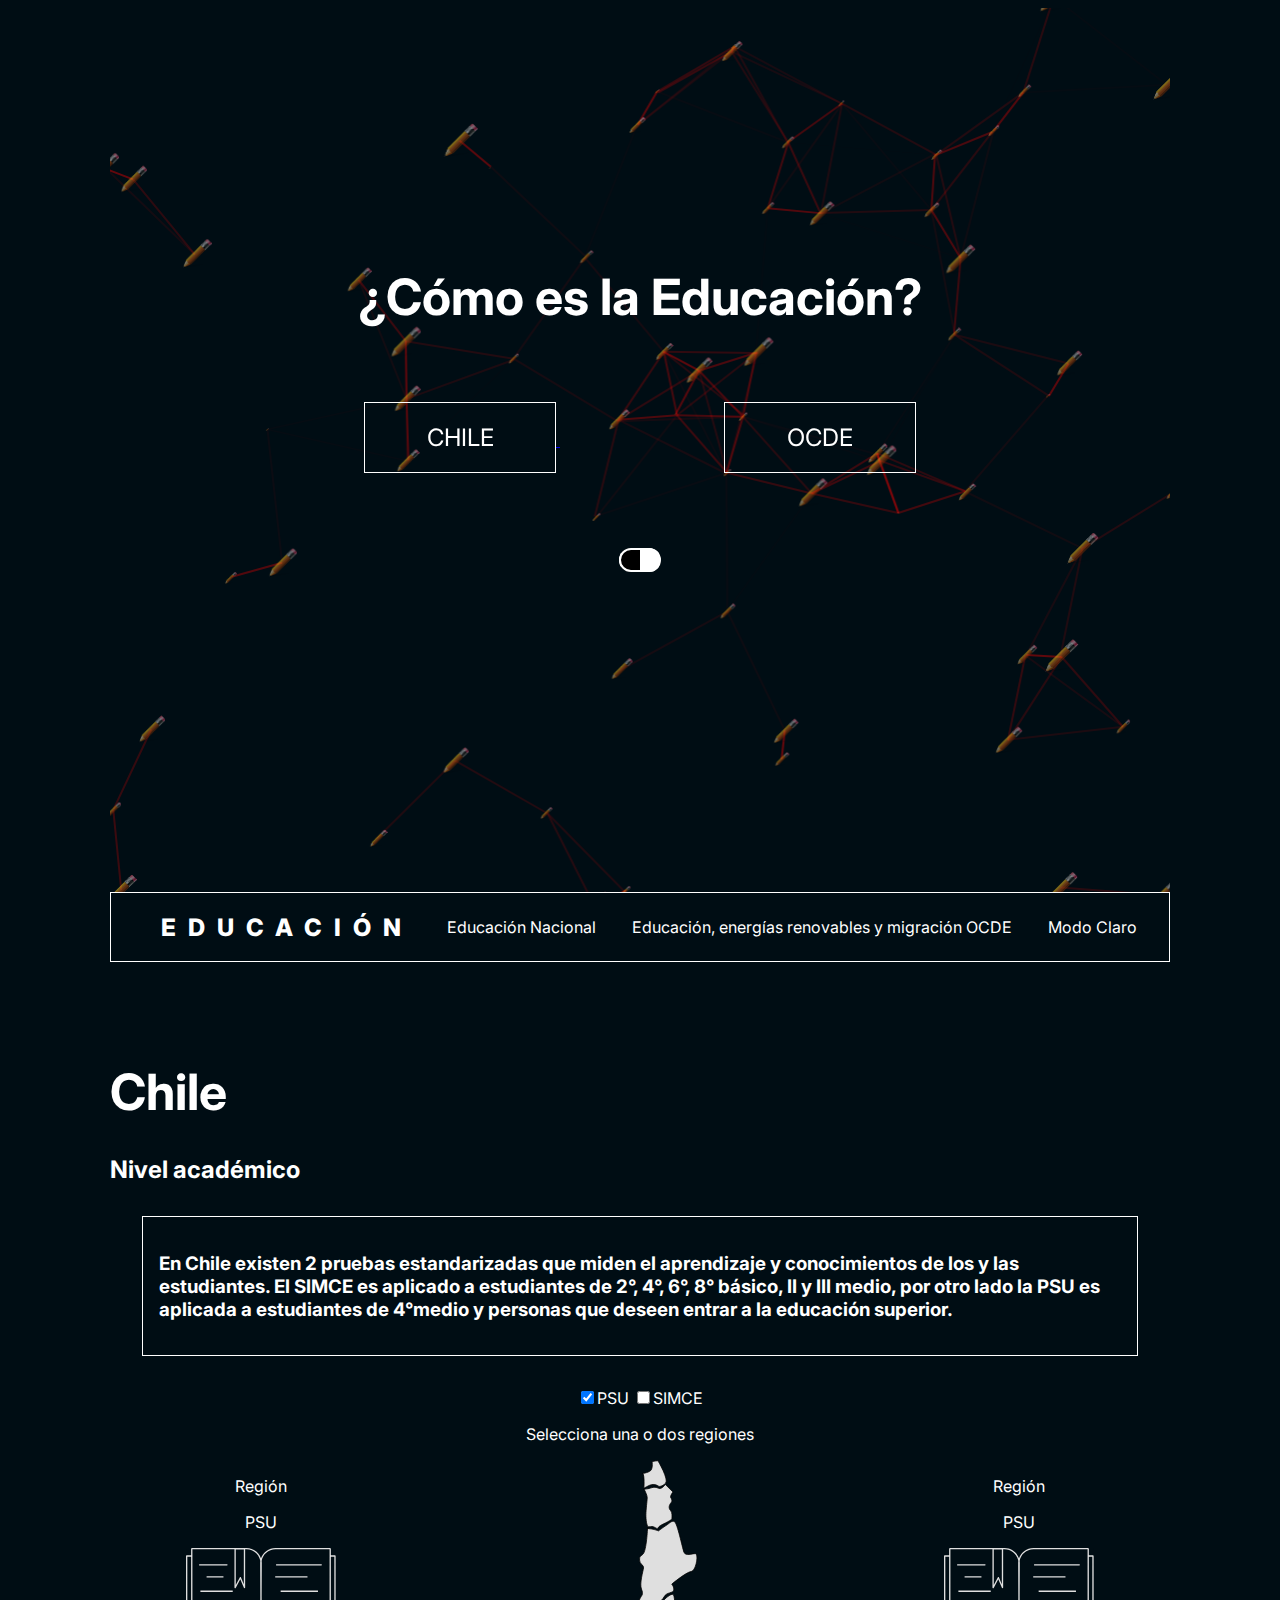
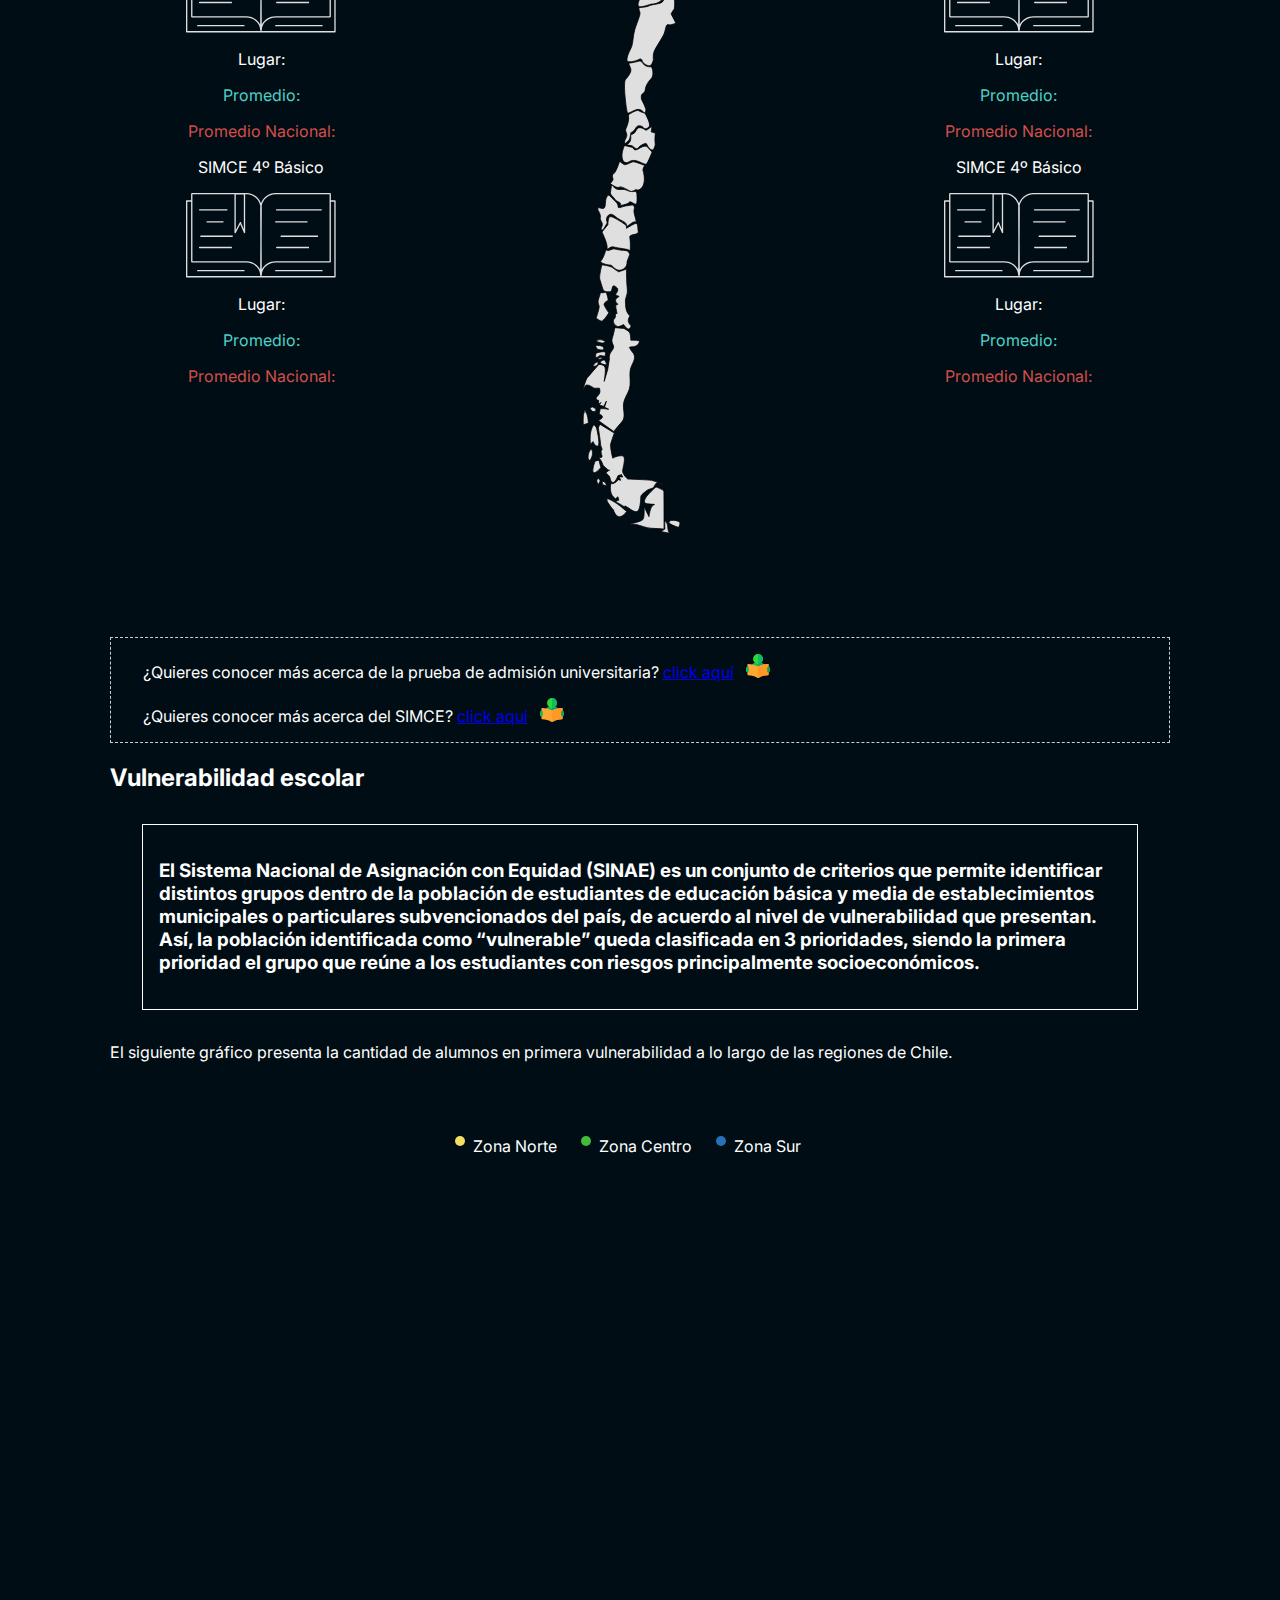
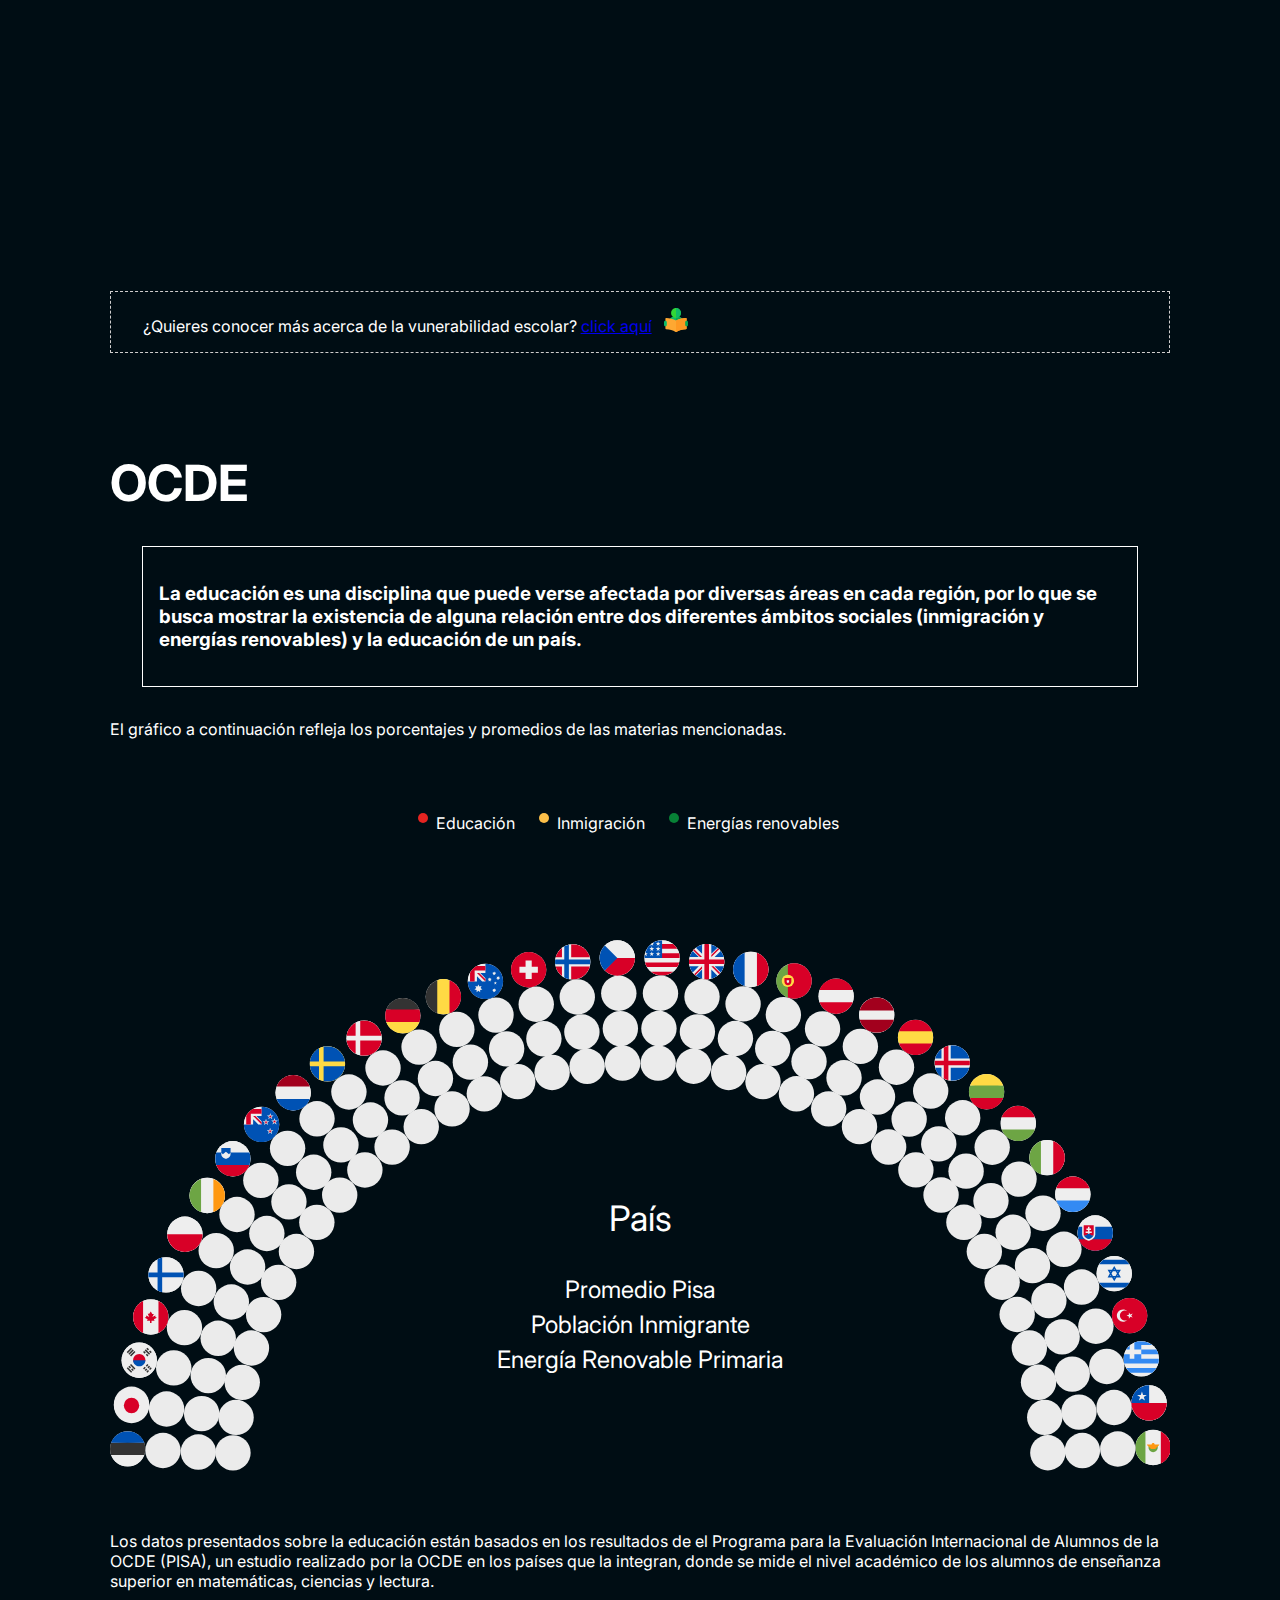
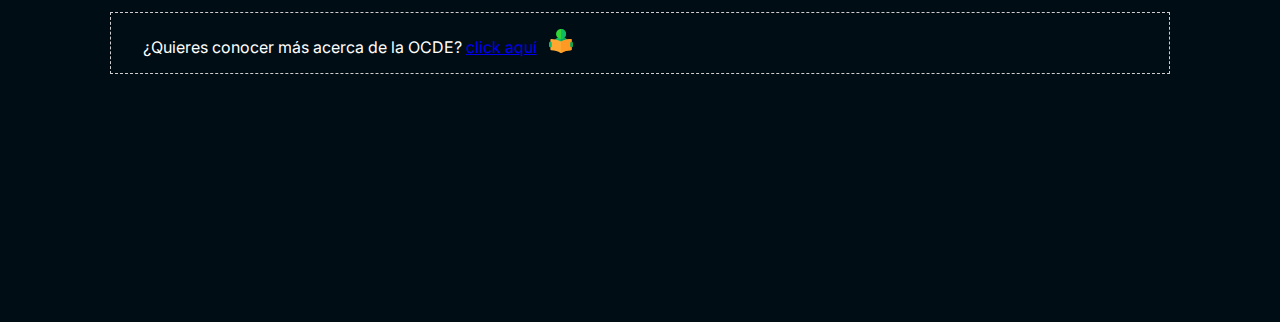
<file: index.html>
<html lang="es">
    <head>
        <meta charset="UTF-8">
        <meta name="viewport" content="width=device-width, initial-scale=1.0">
        <link href ="Archivos/css/style.css" rel="stylesheet" />
        <link href ="Archivos/css/chile.css" rel="stylesheet" />
        <link href ="Archivos/css/ocde.css" rel="stylesheet" />
        <link href ="Archivos/css/hint.css" rel="stylesheet" />
        <title>Grupo 2 - Pensamiento Visual</title>
        <script src="Archivos/js/jquery-3.5.1.js"></script>
        <script src="Archivos/js/scripts.js"></script>
        <link href="https://fonts.googleapis.com/css2?family=Inter:wght@100;200;300;400;500;600;700;800;900&display=swap" rel="stylesheet">
    </head>
    <body>
        <div id="inicio">
            <div id="titulo_portada">
                <h1>¿Cómo es la Educación?</h1>
            </div>
            <div id="botones1">
                <a href="#chile">
                    <div class="boton1">CHILE</div>
                </a>
                <div class="espaciador1"></div>
                <a href="#ocde">
                    <div class="boton1">OCDE</div>
                </a>
            </div>
            <div  class="botonpequeño">
                <a class="boton_pequeño">&nbsp;&nbsp;&nbsp;&nbsp;&nbsp;&nbsp;</a>
            </div>
        </div>
        <div id='particles-js'></div>
        <header class='header'>
            <div class='container logo-nav-container'>
                <a href="#" class="logo"> &nbsp; EDUCACIÓN</a>
                <span class="menu-icon">Ver menú</span>
                <nav class='navigation'>
                    <ul>
                        <li><a href="#chile">Educación Nacional</a></li>
                        <li><a href="#ocde">Educación, energías renovables y migración OCDE</a></li>
                        <li id="bt_color"><a id="bt_color_txt">Modo Claro</a></li>
                    </ul>
                </nav>
            </div>
        </header>
        <main class='main'>
            <div id="chile">
                <h1 class="titulo">Chile</h1>
                <h2>Nivel académico</h2>
                <div class='info_texto_chile'>
                    <h3>En Chile existen 2 pruebas estandarizadas que miden el aprendizaje y conocimientos de los y las estudiantes. El SIMCE es aplicado a estudiantes de 2°, 4°, 6°, 8° básico, II y III medio, por otro lado la PSU es aplicada a estudiantes de 4°medio y personas que deseen entrar a la educación superior.</h3>
                </div>
                <div id="selector_chile">
                    <input type="checkbox" class="checkbox" value="circulo_psu" checked><label>PSU</label>
                    <input type="checkbox" class="checkbox" value="circulo_simce" ><label>SIMCE</label>
                </div>
                <p style="text-align: center;" id="selector_cl">Selecciona una o dos regiones</p>
                <div id="info_chile">
                    <div id="info_chile_1">
                        <p id="cl_region1">Región</p>
                        <p>PSU</p>
                        <svg id="libro-1" class="libro" width="100%" height="100%" viewBox="0 0 225 127" version="1.1" xmlns="http://www.w3.org/2000/svg" xmlns:xlink="http://www.w3.org/1999/xlink" xml:space="preserve" xmlns:serif="http://www.serif.com/" style="fill-rule:evenodd;clip-rule:evenodd;stroke-linejoin:round;stroke-miterlimit:2;">
                            <g id="libro-barra2-1" transform="matrix(3.56165,0,0,0.508107,-1103.04,-43.3514)">
                                <rect x="309.7" y="209.86" width="0" height="124.58" style="fill:rgb(210,78,75);"/>
                            </g>
                            <g id="libro-barra1-1" transform="matrix(3.56165,0,0,0.508107,-1103.04,-106.631)">
                                <rect x="309.7" y="209.86" width="0" height="124.58" style="fill:rgb(75,210,200);"/>
                            </g>
                            <path id="libro-fondo-1" d="M0,125.58C0,126.132 0.448,126.58 1,126.58L0,126.58L0,125.58ZM224.49,126.58L223.49,126.58C224.042,126.58 224.49,126.132 224.49,125.58L224.49,126.58ZM224.49,12.03C224.49,11.478 224.042,11.03 223.49,11.03L217.34,11.03L217.34,1.62C217.34,0.732 216.608,0 215.72,0L224.49,0L224.49,12.03ZM133.974,0.001C124.011,0.101 115.562,6.545 112.485,15.491C109.383,6.474 100.826,0 90.76,0L134.21,0L133.974,0.001ZM9.25,0C8.362,0 7.63,0.732 7.63,1.62L7.63,11.03L1,11.03C0.448,11.03 -0,11.478 0,12.03L0,0L9.25,0Z" style="fill:rgb(0,13,20);"/>
                            <g id="libro-svg-1" transform="matrix(1,0,0,1,-1.97915,-0.668132)">
                                <path d="M9.609,11.698L9.609,2.288C9.609,1.4 10.341,0.668 11.229,0.668L92.739,0.668C102.804,0.668 111.36,7.141 114.464,16.158C117.568,7.141 126.125,0.668 136.189,0.668L217.699,0.668C218.588,0.668 219.319,1.4 219.319,2.288L219.319,11.698L225.469,11.698C226.021,11.698 226.469,12.146 226.469,12.698L226.469,126.248C226.469,126.8 226.021,127.248 225.469,127.248L2.979,127.248C2.427,127.248 1.979,126.8 1.979,126.248L1.979,12.698C1.979,12.146 2.427,11.698 2.979,11.698L9.609,11.698ZM219.319,13.698L219.319,103.418C219.319,103.743 219.222,104.046 219.054,104.301C218.939,104.725 218.55,105.038 218.089,105.038C218.089,105.038 136.659,105.038 136.659,105.038C125.116,105.038 115.709,113.493 115.709,123.998C115.709,124.549 115.263,124.997 114.712,124.998C114.626,124.998 114.543,124.988 114.464,124.968C114.385,124.988 114.302,124.998 114.217,124.998C113.665,124.997 113.219,124.549 113.219,123.998C113.219,113.493 103.812,105.038 92.269,105.038L10.839,105.038C10.378,105.038 9.989,104.725 9.874,104.301C9.707,104.046 9.609,103.743 9.609,103.418L9.609,13.698L3.979,13.698L3.979,125.248L224.469,125.248L224.469,13.698L219.319,13.698ZM89.709,118.098L18.709,118.098L18.709,116.098L89.709,116.098L89.709,118.098ZM206.819,118.098L135.819,118.098L135.819,116.098L206.819,116.098L206.819,118.098ZM74.649,2.668L11.609,2.668L11.609,103.038L92.269,103.038C101.651,103.038 109.698,108.173 113.261,115.515L113.464,73.818L113.219,23.638C113.219,22.521 113.299,21.423 113.453,20.349C111.874,10.326 103.199,2.668 92.739,2.668L90.709,2.668L90.709,60.048C90.709,60.524 90.373,60.935 89.906,61.029C89.439,61.122 88.971,60.874 88.787,60.435L83.42,47.625L76.531,60.519C76.315,60.924 75.851,61.13 75.406,61.018C74.961,60.907 74.649,60.507 74.649,60.048L74.649,2.668ZM115.464,73.818L115.668,115.515C119.23,108.173 127.277,103.038 136.659,103.038L217.319,103.038L217.319,2.668L136.189,2.668C125.729,2.668 117.052,10.327 115.475,20.347C115.629,21.42 115.709,22.52 115.709,23.638L115.464,73.818ZM70.799,83.398L22.309,83.398C21.757,83.398 21.309,82.95 21.309,82.398C21.309,81.846 21.757,81.398 22.309,81.398L70.799,81.398L70.799,83.398ZM186.519,83.398L138.029,83.398C137.477,83.398 137.029,82.95 137.029,82.398C137.029,81.846 137.477,81.398 138.029,81.398L186.519,81.398L186.519,83.398ZM72.069,66.528L23.579,66.528L23.579,64.528L72.069,64.528L72.069,66.528ZM199.959,66.528L143.959,66.528L143.959,64.528L199.959,64.528L199.959,66.528ZM88.709,55.074L88.709,2.738L76.649,2.738L76.649,56.054L82.647,44.827C82.829,44.486 83.191,44.281 83.576,44.299C83.962,44.317 84.302,44.556 84.451,44.912L88.709,55.074ZM58.149,45.028L32.849,45.028L32.849,43.028L58.149,43.028L58.149,45.028ZM184.199,45.028L135.789,45.028L135.789,43.028L184.199,43.028L184.199,45.028ZM21.679,26.898L21.679,24.898L63.419,24.898C63.971,24.898 64.419,25.346 64.419,25.898C64.419,26.433 63.999,26.87 63.471,26.897L63.419,26.898L21.679,26.898ZM137.089,26.898L137.089,24.898L204.899,24.898C205.451,24.898 205.899,25.346 205.899,25.898C205.899,26.433 205.479,26.87 204.951,26.897L204.899,26.898L137.089,26.898Z" style="fill:rgb(223,223,223);"/>
                            </g>
                        </svg>
                        <p id="cl_lugar1">Lugar: </p>
                        <p id="cl_prom_region1">Promedio: </p>
                        <p id="cl_prom_chile1">Promedio Nacional: </p>
                        <p>SIMCE 4º Básico</p>
                        <svg id="libro-2" class="libro" width="100%" height="100%" viewBox="0 0 225 127" version="1.1" xmlns="http://www.w3.org/2000/svg" xmlns:xlink="http://www.w3.org/1999/xlink" xml:space="preserve" xmlns:serif="http://www.serif.com/" style="fill-rule:evenodd;clip-rule:evenodd;stroke-linejoin:round;stroke-miterlimit:2;">
                            <g id="libro-barra2-2" transform="matrix(3.56165,0,0,0.508107,-1103.04,-43.3514)">
                                <rect x="309.7" y="209.86" width="0" height="124.58" style="fill:rgb(210,78,75);"/>
                            </g>
                            <g id="libro-barra1-2" transform="matrix(3.56165,0,0,0.508107,-1103.04,-106.631)">
                                <rect x="309.7" y="209.86" width="0" height="124.58" style="fill:rgb(75,210,200);"/>
                            </g>
                            <path id="libro-fondo-2" d="M0,125.58C0,126.132 0.448,126.58 1,126.58L0,126.58L0,125.58ZM224.49,126.58L223.49,126.58C224.042,126.58 224.49,126.132 224.49,125.58L224.49,126.58ZM224.49,12.03C224.49,11.478 224.042,11.03 223.49,11.03L217.34,11.03L217.34,1.62C217.34,0.732 216.608,0 215.72,0L224.49,0L224.49,12.03ZM133.974,0.001C124.011,0.101 115.562,6.545 112.485,15.491C109.383,6.474 100.826,0 90.76,0L134.21,0L133.974,0.001ZM9.25,0C8.362,0 7.63,0.732 7.63,1.62L7.63,11.03L1,11.03C0.448,11.03 -0,11.478 0,12.03L0,0L9.25,0Z" style="fill:rgb(0,13,20);"/>
                            <g id="libro-svg-2" transform="matrix(1,0,0,1,-1.97915,-0.668132)">
                                <path d="M9.609,11.698L9.609,2.288C9.609,1.4 10.341,0.668 11.229,0.668L92.739,0.668C102.804,0.668 111.36,7.141 114.464,16.158C117.568,7.141 126.125,0.668 136.189,0.668L217.699,0.668C218.588,0.668 219.319,1.4 219.319,2.288L219.319,11.698L225.469,11.698C226.021,11.698 226.469,12.146 226.469,12.698L226.469,126.248C226.469,126.8 226.021,127.248 225.469,127.248L2.979,127.248C2.427,127.248 1.979,126.8 1.979,126.248L1.979,12.698C1.979,12.146 2.427,11.698 2.979,11.698L9.609,11.698ZM219.319,13.698L219.319,103.418C219.319,103.743 219.222,104.046 219.054,104.301C218.939,104.725 218.55,105.038 218.089,105.038C218.089,105.038 136.659,105.038 136.659,105.038C125.116,105.038 115.709,113.493 115.709,123.998C115.709,124.549 115.263,124.997 114.712,124.998C114.626,124.998 114.543,124.988 114.464,124.968C114.385,124.988 114.302,124.998 114.217,124.998C113.665,124.997 113.219,124.549 113.219,123.998C113.219,113.493 103.812,105.038 92.269,105.038L10.839,105.038C10.378,105.038 9.989,104.725 9.874,104.301C9.707,104.046 9.609,103.743 9.609,103.418L9.609,13.698L3.979,13.698L3.979,125.248L224.469,125.248L224.469,13.698L219.319,13.698ZM89.709,118.098L18.709,118.098L18.709,116.098L89.709,116.098L89.709,118.098ZM206.819,118.098L135.819,118.098L135.819,116.098L206.819,116.098L206.819,118.098ZM74.649,2.668L11.609,2.668L11.609,103.038L92.269,103.038C101.651,103.038 109.698,108.173 113.261,115.515L113.464,73.818L113.219,23.638C113.219,22.521 113.299,21.423 113.453,20.349C111.874,10.326 103.199,2.668 92.739,2.668L90.709,2.668L90.709,60.048C90.709,60.524 90.373,60.935 89.906,61.029C89.439,61.122 88.971,60.874 88.787,60.435L83.42,47.625L76.531,60.519C76.315,60.924 75.851,61.13 75.406,61.018C74.961,60.907 74.649,60.507 74.649,60.048L74.649,2.668ZM115.464,73.818L115.668,115.515C119.23,108.173 127.277,103.038 136.659,103.038L217.319,103.038L217.319,2.668L136.189,2.668C125.729,2.668 117.052,10.327 115.475,20.347C115.629,21.42 115.709,22.52 115.709,23.638L115.464,73.818ZM70.799,83.398L22.309,83.398C21.757,83.398 21.309,82.95 21.309,82.398C21.309,81.846 21.757,81.398 22.309,81.398L70.799,81.398L70.799,83.398ZM186.519,83.398L138.029,83.398C137.477,83.398 137.029,82.95 137.029,82.398C137.029,81.846 137.477,81.398 138.029,81.398L186.519,81.398L186.519,83.398ZM72.069,66.528L23.579,66.528L23.579,64.528L72.069,64.528L72.069,66.528ZM199.959,66.528L143.959,66.528L143.959,64.528L199.959,64.528L199.959,66.528ZM88.709,55.074L88.709,2.738L76.649,2.738L76.649,56.054L82.647,44.827C82.829,44.486 83.191,44.281 83.576,44.299C83.962,44.317 84.302,44.556 84.451,44.912L88.709,55.074ZM58.149,45.028L32.849,45.028L32.849,43.028L58.149,43.028L58.149,45.028ZM184.199,45.028L135.789,45.028L135.789,43.028L184.199,43.028L184.199,45.028ZM21.679,26.898L21.679,24.898L63.419,24.898C63.971,24.898 64.419,25.346 64.419,25.898C64.419,26.433 63.999,26.87 63.471,26.897L63.419,26.898L21.679,26.898ZM137.089,26.898L137.089,24.898L204.899,24.898C205.451,24.898 205.899,25.346 205.899,25.898C205.899,26.433 205.479,26.87 204.951,26.897L204.899,26.898L137.089,26.898Z" style="fill:rgb(223,223,223);"/>
                            </g>
                        </svg>
                        <p id="cl_lugar2">Lugar: </p>
                        <p id="cl_prom_region2">Promedio: </p>
                        <p id="cl_prom_chile2">Promedio Nacional: </p>
                    </div>
                    <!-- Este mapa es de autoría propia. Diseñado por Javier Zepeda Avello -->
                    <div id="mapa_chile_container">
                        <svg height="100%" id="mapa_chile" viewBox="0 0 144 608" version="1.1" xmlns="http://www.w3.org/2000/svg" xmlns:xlink="http://www.w3.org/1999/xlink" xml:space="preserve" xmlns:serif="http://www.serif.com/" style="fill-rule:evenodd;clip-rule:evenodd;stroke-linecap:square;stroke-miterlimit:1.5;">
                            <g id="AricaParinacota" class="region_cl" transform="matrix(1,0,0,1,-80.1729,-12.0964)">
                                <path d="M154.893,24.148C154.893,24.148 161.529,23.405 162.665,20.422C163.8,17.439 163.148,14.533 163.116,13.799C163.083,13.064 168.42,12.727 168.42,12.727C168.42,12.727 178.432,29.698 175.308,32.943C172.184,36.187 169.329,35.906 169.329,35.906C169.329,35.906 165.379,32.776 160.957,34.837C156.535,36.898 155.747,37.54 155.747,37.54C155.747,37.54 156.552,25.855 154.893,24.148Z" style="fill:rgb(223,223,223);stroke:black;stroke-width:0.7px;"/>
                            </g>
                            <g id="Tarapacá" class="region_cl" transform="matrix(1,0,0,1,-80.1729,-11.0964)">
                                <path d="M155.91,37.476C155.91,37.476 158.916,42.45 158.736,45.476C158.555,48.503 157.643,55.31 157.553,60.39C157.462,65.471 158.514,69.955 159.233,70.964C159.951,71.973 162.624,70.414 164.597,71.332C166.569,72.25 168.197,73.178 168.197,73.178C168.197,73.178 168.281,71.398 170.851,69.973C173.421,68.548 181.273,65.124 181.07,63.719C180.868,62.314 181.696,58.549 179.644,56.405C177.592,54.261 178.647,51.251 180.122,49.707C181.598,48.163 180.97,46.296 179.954,45.045C178.938,43.794 181.919,39.883 181.919,39.883L175.127,33.168C175.127,33.168 171.547,37.722 169.198,36.625C166.848,35.527 164.651,35.284 162.515,36.128C160.379,36.972 155.91,37.476 155.91,37.476Z" style="fill:rgb(223,223,223);stroke:black;stroke-width:0.7px;"/>
                            </g>
                            <g id="Antofagasta" class="region_cl" transform="matrix(1,0,0,1,-80.1729,-10.0964)">
                                <path d="M159.027,71.716C159.027,71.716 158.127,91.705 154.978,94.822C151.829,97.939 151.985,96.581 151.843,100.207C151.702,103.834 155.806,104.595 155.418,107.31C155.029,110.025 151.618,121.8 153.563,126.39C155.509,130.979 153.643,132.459 153.643,132.459C153.643,132.459 148.9,140.045 150.98,141.807C153.059,143.57 160.897,139.798 163.441,139.782C165.984,139.765 171.406,138.209 173.831,133.5C176.256,128.79 181.983,130.3 182.595,127.402C183.208,124.503 180.838,121.913 180.838,121.913C180.838,121.913 193.604,111.206 198.203,110.561C202.802,109.916 205.159,94.942 202.254,94.485C199.348,94.028 193.269,97.183 191.782,93.004C190.294,88.825 185.914,67.115 183.347,65.69C180.78,64.265 178.572,67.331 176.005,68.911C173.438,70.492 168.89,73.926 168.89,73.926C168.89,73.926 164.175,72.281 162.07,72.119C159.965,71.957 159.027,71.716 159.027,71.716Z" style="fill:rgb(223,223,223);stroke:black;stroke-width:0.7px;"/>
                            </g>
                            <g id="Atacama" class="region_cl" transform="matrix(1,0,0,1,-80.1729,-10.0964)">
                                <path d="M151.257,143.051C151.257,143.051 158.33,142.709 160.454,141.404C162.578,140.098 171.284,139.952 172.838,137.443C174.393,134.933 180.009,130.614 181.851,131.043C183.693,131.472 183.954,143.458 182.763,144.751C181.573,146.044 180.246,148.704 180.246,148.704L184.476,156.802C184.476,156.802 180.431,159.303 177.786,158.39C175.141,157.478 175.663,163.554 173.272,168.036C170.882,172.519 165.4,180.473 164.629,183.574C163.858,186.676 164.29,190.003 164.29,190.003C164.29,190.003 163.094,196.14 159.965,195.425C156.835,194.71 154.509,191.95 154.509,191.95C154.509,191.95 154.186,187.98 151.223,189.718C148.26,191.456 140.938,192.977 140.547,190.717C140.156,188.456 141.646,184.296 144,179.88C146.354,175.463 145.5,168.124 148.425,160.154C151.35,152.185 152.891,148.52 151.994,146.805C151.098,145.091 151.257,143.051 151.257,143.051Z" style="fill:rgb(223,223,223);stroke:black;stroke-width:0.7px;"/>
                            </g>
                            <g id="Coquimbo" class="region_cl" transform="matrix(1,0,0,1,-80.1729,-10.0964)">
                                <path d="M141.787,193.225C141.787,193.225 147.967,192.147 150.239,191.522C152.51,190.897 153.521,191.061 154.988,193.474C156.454,195.886 160.162,196.575 161.847,196.306C163.531,196.036 165.17,203.935 162.381,206.86C159.592,209.785 157.419,213.547 157.143,216.007C156.866,218.467 156.344,219.626 154.522,220.622C152.7,221.618 153.586,225.707 153.586,225.707C153.586,225.707 157.351,232.878 157.549,234.963C157.748,237.049 156.239,238.112 156.239,238.112C156.239,238.112 153.27,233.901 149.466,234.848C145.663,235.794 142.108,238.733 141.055,237.913C140.002,237.093 136.847,210.687 139.085,208.018C141.323,205.349 144.502,201.282 144,198.686C143.498,196.091 141.787,193.225 141.787,193.225Z" style="fill:rgb(223,223,223);stroke:black;stroke-width:0.7px;"/>
                            </g>
                            <g id="Valparaíso" class="region_cl" transform="matrix(1,0,0,1,-80.1729,-10.0964)">
                                <path d="M141.786,239.591C141.786,239.591 148.898,234.558 151.052,235.901C153.207,237.243 156.699,238.138 156.699,238.138C156.699,238.138 162.526,248.066 160.378,250.399C158.23,252.732 156.27,252.449 155.136,250.985C154.001,249.522 150.13,248.182 148.41,251.515C146.69,254.847 144,255.702 144,255.702C144,255.702 143.474,260.332 142.514,261.97C141.553,263.608 138.974,265.285 138.974,265.285C138.974,265.285 137.169,264.888 139.571,260.663C141.972,256.438 138.099,255.293 139.712,251.731C141.325,248.169 142.723,243.742 141.786,239.591Z" style="fill:rgb(223,223,223);stroke:black;stroke-width:0.7px;"/>
                            </g>
                            <g id="Metropolitana" class="region_cl" transform="matrix(1,0,0,1,-79.1729,-9.09636)">
                                <path d="M139.264,265.858C139.264,265.858 142.957,266.178 144,266.506C145.043,266.835 147.788,270.654 149.618,268.359C151.449,266.063 156.72,263.223 157.279,264.964C157.837,266.704 161.109,271.404 162.748,270.226C164.388,269.048 165.303,265.601 164.874,263.769C164.445,261.937 165.006,255.062 165.006,255.062L161.273,253.959C161.273,253.959 162.495,248.299 161.041,249.563C159.587,250.827 156.767,253.322 155.714,252.112C154.661,250.902 150.657,249.224 149.02,250.919C147.383,252.614 146.9,255.659 144,256.147C141.1,256.636 145.811,261.5 139.264,265.858Z" style="fill:rgb(223,223,223);stroke:black;stroke-width:0.7px;"/>
                            </g>
                            <g id="Ohiggins" class="region_cl" transform="matrix(1,0,0,1,-79.1729,-8.09636)">
                                <path d="M137.292,265.198C137.292,265.198 134.252,271.078 135.176,276.584C136.099,282.09 140.506,280.389 140.506,280.389C140.506,280.389 143.134,278.312 146.65,278.731C150.166,279.15 155.831,282.899 157.028,281.963C158.224,281.027 162.127,271.124 162.127,271.124L157.483,266.185C157.483,266.185 155.371,264.682 150.358,268.009C145.345,271.336 145.434,266.768 144,266.747C142.566,266.727 137.292,265.198 137.292,265.198Z" style="fill:rgb(223,223,223);stroke:black;stroke-width:0.7px;"/>
                            </g>
                            <g id="Maule" class="region_cl" transform="matrix(1,0,0,1,-81.1729,-7.09636)">
                                <path d="M134.802,278.441C134.802,278.441 132.248,287.623 129.566,289.602C126.885,291.581 129.714,294.113 128.739,295.54C127.765,296.966 126.516,298.737 126.516,298.737C126.516,298.737 132.64,303.14 134.417,301.819C136.194,300.499 141.776,304.067 144,305.247C146.224,306.428 149.505,303.889 149.505,303.889C149.505,303.889 152.277,305.86 155.302,301.663C158.327,297.466 156.952,289.638 156.055,287.337C155.159,285.035 157.63,282.322 157.63,282.322C157.63,282.322 148.752,278.666 146.897,278.93C145.043,279.194 140.323,282.589 138.491,281.185C136.659,279.782 134.802,278.441 134.802,278.441Z" style="fill:rgb(223,223,223);stroke:black;stroke-width:0.7px;"/>
                            </g>
                            <g id="Ñuble" class="region_cl" transform="matrix(1,0,0,1,-80.1729,-6.09636)">
                                <path d="M126.666,298.691C126.666,298.691 125.678,304.626 125.629,306.199C125.579,307.772 129.548,310.733 129.931,312.078C130.314,313.422 136.001,314.518 134.52,316.402C133.039,318.286 141.453,316.032 142.527,314.44C143.602,312.848 146.979,316.5 148.623,316.094C150.268,315.687 149.374,306.296 149.374,306.296L148.454,304.402C148.454,304.402 144.322,305.606 140.974,303.794C137.626,301.983 134.765,303.273 132.193,302.803C129.621,302.333 126.666,298.691 126.666,298.691Z" style="fill:rgb(223,223,223);stroke:black;stroke-width:0.7px;"/>
                            </g>
                            <g id="Biobio" class="region_cl" transform="matrix(1,0,0,1,-81.1729,-5.09636)">
                                <path d="M125.279,306.855C125.279,306.855 122.385,306.478 122.066,314.407C121.747,322.336 117.627,317.515 115.679,318.513C113.73,319.51 118.199,323.317 117.522,326.927C116.846,330.538 120.607,331.161 118.822,335.553C117.036,339.945 120.153,337.932 120.153,337.932L123.775,331.883C123.775,331.883 121.668,327.409 125.008,324.911C128.349,322.413 130.829,326.991 135.61,329.288C140.39,331.586 141.594,332.786 141.008,334.897C140.422,337.007 147.267,329.637 149.301,331.164C151.335,332.692 146.873,322.7 147.972,320C149.071,317.3 146.818,315.877 146.818,315.877C146.818,315.877 140.834,316.191 136.639,317.753C132.443,319.315 133.616,316.788 133.616,316.788L132.558,314.184L125.279,306.855Z" style="fill:rgb(223,223,223);stroke:black;stroke-width:0.7px;"/>
                            </g>
                            <g id="Araucanía" class="region_cl" transform="matrix(1,0,0,1,-81.1729,-4.09636)">
                                <path d="M118.955,339.164C118.955,339.164 123.722,348.543 123.612,352.837C123.502,357.13 125.958,351.463 129.722,352.687C133.487,353.911 143.386,354.426 144,356.006C144.614,357.586 144.886,347.764 144,344.176C143.114,340.587 152.272,342.278 151.681,339.013C151.089,335.748 151.68,331.032 149.358,331.49C147.036,331.949 140.989,335.883 140.989,335.883C140.989,335.883 141.699,333.973 140.035,332.636C138.372,331.298 127.821,324.301 126.07,325.363C124.319,326.426 124.327,332.548 124.327,332.548L118.955,339.164Z" style="fill:rgb(223,223,223);stroke:black;stroke-width:0.7px;"/>
                            </g>
                            <g id="Rios" class="region_cl" transform="matrix(1,0,0,1,-81.1729,-3.09636)">
                                <path d="M122.569,354.156C122.569,354.156 120.293,361.976 118.19,364.025C116.088,366.074 124.188,367.941 126.399,367.919C128.611,367.898 131.209,374.249 136.78,372.286C142.351,370.322 141.517,365.057 141.517,365.057L144,358.525C144,358.525 143.375,354.807 139.749,354.807C136.122,354.807 129.494,353.291 129.494,353.291L124.598,354.936L122.569,354.156Z" style="fill:rgb(223,223,223);stroke:black;stroke-width:0.7px;"/>
                            </g>
                            <g id="Lagos" class="region_cl" transform="matrix(1,0,0,1,-80.1729,-7.09636)">
                                <g id="Lagos1" transform="matrix(1,0,0,1,0,5)">
                                    <path d="M117.889,366.694C117.889,366.694 115.18,376.939 116.029,379.65C116.877,382.36 118.631,388.622 119.476,389.909C120.322,391.197 125.291,391.472 126.271,390.605C127.251,389.739 126.823,384.379 129.521,385.974C132.219,387.569 132.613,388.45 131.947,390.521C131.281,392.592 128.662,393.812 132.101,394.634C135.54,395.455 130.269,396.033 130.227,398.747C130.184,401.461 132.495,402.19 132.495,402.19C132.495,402.19 130.13,402.409 130.399,404.652C130.668,406.895 131.617,410.618 131.617,410.618L130.269,410.519C130.269,410.519 130.23,413.665 129.705,414.679C129.18,415.692 128.042,415.573 128.277,418.163C128.513,420.753 132.194,422.487 132.194,422.487C132.194,422.487 136.527,421.652 137.086,420.582C137.645,419.511 139.76,425.182 142.132,424.456C144.505,423.73 144,421.374 144,421.374C144,421.374 141.577,419.221 141.66,416.965C141.742,414.709 143.169,412.567 143.169,412.567C143.169,412.567 139.248,409.882 139.248,402.154C139.248,400.745 138.565,398.488 140.056,394.908C141.546,391.329 140.634,387.849 140.394,383.74C140.155,379.631 140.059,370.597 140.059,370.597L132.97,373.087C132.97,373.087 129.139,370.716 127.437,369.242C125.736,367.768 117.889,366.694 117.889,366.694Z" style="fill:rgb(223,223,223);stroke:black;stroke-width:0.7px;"/>
                                </g>
                                <g id="Lagos2" transform="matrix(1,0,0,1,0,5)">
                                    <path d="M116.698,391.695C116.698,391.695 118.822,392.357 120.666,391.428C122.51,390.5 123.666,398.658 123.666,398.658C123.666,398.658 120.064,400.531 119.852,402.139C119.64,403.747 124.178,410.022 124.178,410.022C124.178,410.022 119.481,417.674 117.609,417.484C115.737,417.295 112.772,414.657 112.772,414.657C112.772,414.657 115.958,405.533 115.38,403.69C114.803,401.847 113.89,400.061 114.884,397.504C115.878,394.947 116.698,391.695 116.698,391.695Z" style="fill:rgb(223,223,223);stroke:black;stroke-width:0.7px;"/>
                                </g>
                            </g>
                            <g id="Aysen" class="region_cl" transform="matrix(1,0,0,1,-80.1729,-7.09636)">
                                <g transform="matrix(1,0,0,1,0,7)">
                                    <path d="M129.577,421.325L137.657,421.992C137.657,421.992 141.421,423.832 142.642,425.365C143.863,426.899 144,432.669 144,432.669C144,432.669 151.576,432.37 151.667,433.537C151.757,434.704 150.359,438.271 145.758,438.571C141.157,438.872 142.754,438.888 144,441.419C145.246,443.949 150.057,445.884 145.255,454.433C140.454,462.982 146.146,470.976 141.178,480.191C136.21,489.407 137.211,491.042 137.812,498.059C138.412,505.076 136.157,505.604 131.445,511.313C130.094,512.949 128.642,514.941 128.642,514.941L117.13,506.711L114.788,504.827C114.788,504.827 118.646,503.224 118.393,501.511C118.14,499.798 115.418,499.36 115.418,499.36C115.418,499.36 116.036,497.018 116.153,495.302C116.271,493.585 121.619,494.54 121.619,494.54L123.991,494.827L120.242,492.995L121.972,487.567L119.527,492.322L115.428,490.774L117.199,488.838L114.902,490.103L114.952,486.758C114.952,486.758 113.037,486.842 112.738,485.409C112.44,483.977 114.915,482.37 115.768,480.66C116.621,478.949 115.738,475.901 115.738,475.901L110.882,475.902C110.882,475.902 104.438,471.04 102.895,473.853C101.352,476.666 100.817,477.493 100.817,477.493C100.817,477.493 103.448,467.707 104.807,466.382C106.167,465.056 109.063,461.467 109.063,461.467L115.151,454.47C115.151,454.47 121.026,454.049 121.026,458.776C121.026,463.503 119.972,469.747 119.972,469.747L123.155,458.981L124.744,449.042C124.744,449.042 123.654,445.859 127.222,441.678C130.79,437.497 125.597,436.079 127.201,430.991C128.804,425.904 129.577,421.325 129.577,421.325Z" style="fill:rgb(223,223,223);stroke:black;stroke-width:0.7px;"/>
                                </g>
                                <g transform="matrix(1,0,0,1,0,7)">
                                    <path d="M114.032,449.607C114.032,449.607 115.884,447.699 117.493,447.986C119.102,448.273 117.792,450.677 114.032,449.607Z" style="fill:rgb(223,223,223);stroke:black;stroke-width:0.7px;"/>
                                </g>
                                <g transform="matrix(1,0,0,1,0,7)">
                                    <path d="M111.916,437.376C111.916,437.376 119.395,436.721 119.658,439.817C119.922,442.912 113.528,440.591 113.528,440.591L111.916,437.376Z" style="fill:rgb(223,223,223);stroke:black;stroke-width:0.7px;"/>
                                </g>
                                <g transform="matrix(1,0,0,1,0,7)">
                                    <path d="M112.68,444.128C112.68,444.128 120.235,441.96 120.93,443.551C121.625,445.142 120.706,447.078 120.706,447.078L115.918,446.338C115.918,446.338 114.779,448.066 113.049,448.142C111.318,448.218 112.68,444.128 112.68,444.128Z" style="fill:rgb(223,223,223);stroke:black;stroke-width:0.7px;"/>
                                </g>
                                <g transform="matrix(1,0,0,1,0,7)">
                                    <path d="M109.707,455.665C109.707,455.665 111.968,452.536 113.549,452.222C115.13,451.908 114.547,454.392 112.987,455.609C111.427,456.825 109.707,455.665 109.707,455.665Z" style="fill:rgb(223,223,223);stroke:black;stroke-width:0.7px;"/>
                                </g>
                                <g transform="matrix(1,0,0,1,0,7)">
                                    <path d="M120.004,450.175C120.004,450.175 116.676,451.179 116.465,452.328C116.254,453.477 120.701,455.4 121.789,454.465C122.877,453.53 120.004,450.175 120.004,450.175Z" style="fill:rgb(223,223,223);stroke:black;stroke-width:0.7px;"/>
                                </g>
                                <g transform="matrix(1,0,0,1,0,6)">
                                    <path d="M112.573,434.585C112.573,434.585 117.932,436.743 119.127,436.127C120.323,435.511 120.811,434.781 120.811,434.781C120.811,434.781 116.471,431.17 112.573,434.585Z" style="fill:rgb(223,223,223);stroke:black;stroke-width:0.7px;"/>
                                </g>
                                <g transform="matrix(1,0,0,1,0,7)">
                                    <path d="M114.688,428.772L115.515,429.235L113.684,429.351L114.688,428.772Z" style="fill:rgb(223,223,223);stroke:black;stroke-width:0.7px;"/>
                                </g>
                                <g transform="matrix(1,0,0,1,0,7)">
                                    <path d="M108.97,492.612C108.97,492.612 112.907,493.721 112.622,495.647C112.338,497.573 109.013,496.653 109.013,496.653L107.156,494.157L108.97,492.612Z" style="fill:rgb(223,223,223);stroke:black;stroke-width:0.7px;"/>
                                </g>
                                <g transform="matrix(1,0,0,1,0,7)">
                                    <path d="M103.753,497.603C105.788,501.704 105.685,507.465 105.685,507.465L101.144,508.78C101.144,508.78 100.803,499.845 101.658,498.553C102.514,497.261 101.718,493.503 103.753,497.603Z" style="fill:rgb(223,223,223);stroke:black;stroke-width:0.7px;"/>
                                </g>
                            </g>
                            <g id="Magallanes" class="region_cl" transform="matrix(1,0,0,1,-80.1729,-7.09636)">
                                <g transform="matrix(1,0,0,1,-1,8)">
                                    <path d="M113.983,510.307C113.983,510.307 118.035,526.478 115.226,527.029C112.416,527.579 111.083,522.975 111.083,522.975L108.558,525.142C108.558,525.142 107.787,518.47 109.055,513.519C110.323,508.568 111.858,507.798 111.858,507.798L113.983,510.307Z" style="fill:rgb(223,223,223);stroke:black;stroke-width:0.7px;"/>
                                </g>
                                <g transform="matrix(1,0,0,1,-1,8)">
                                    <path d="M116.972,507.241L115.739,510.655C115.739,510.655 117.731,523.643 117.807,525.776C117.883,527.908 118.231,527.316 118.231,527.316L119.179,530.254C119.179,530.254 117.188,530.739 118.723,534.812C120.258,538.885 115.836,536.979 115.836,536.979L118.4,540.554L119.711,543.509C119.711,543.509 119.306,543.898 122.857,547.072C126.409,550.247 125.622,548.533 125.622,548.533L122.722,550.857C122.722,550.857 122.382,551.3 124.782,553.288C127.181,555.276 125.772,558.578 128.277,559.722C130.782,560.866 133.383,553.663 133.383,553.663L136.571,552.687L137.684,554.951L134.506,554.55L135.795,557.829L133.868,557.301C133.868,557.301 129.969,561.391 128.003,560.831C126.038,560.271 126.397,566.37 127.172,569.333C127.948,572.296 131.17,574.481 131.17,574.481L133.341,572.709L134.148,575.752C134.148,575.752 129.172,577.27 132.466,578.029C135.759,578.789 138.591,582.231 139.521,581.163C140.451,580.095 148.202,587.96 150.974,585.808C153.745,583.657 153.85,574.565 153.966,572.562C154.083,570.558 160.631,566.227 160.631,566.227C160.631,566.227 165.349,564.91 165.798,563.885C166.248,562.86 167.954,558.827 169.903,559.993C171.852,561.16 176.768,562.325 176.768,562.325C176.768,562.325 165.973,558.399 163.694,557.871C161.415,557.344 142.264,556.738 142.264,556.738C142.264,556.738 137.014,552.335 137.601,548.851C138.189,545.368 140.588,537.063 138.046,536.001C135.504,534.939 129.42,537.056 128.974,537.961C128.527,538.867 126.616,528.524 126.69,526.314C126.764,524.105 130.151,515.306 130.151,515.306L116.972,507.241Z" style="fill:rgb(223,223,223);stroke:black;stroke-width:0.7px;"/>
                                </g>
                                <g transform="matrix(1,0,0,1,-1,8)">
                                    <path d="M112.662,540.745C112.662,540.745 109.193,550.434 111.58,551.004C113.967,551.574 117.974,546.262 117.974,546.262L116.302,539.931C116.302,539.931 112.966,539.856 112.662,540.745Z" style="fill:rgb(223,223,223);stroke:black;stroke-width:0.7px;"/>
                                </g>
                                <g transform="matrix(1,0,0,1,-1,8)">
                                    <path d="M120.458,558.751C122.746,559.717 123.18,562.934 123.18,562.934L119.78,561.88C119.78,561.88 118.17,557.786 120.458,558.751Z" style="fill:rgb(223,223,223);stroke:black;stroke-width:0.7px;"/>
                                </g>
                                <g transform="matrix(1,0,0,1,-1,8)">
                                    <path d="M114.149,558.398L115.389,561.921C115.389,561.921 117.296,558.968 117.388,558.497C117.481,558.025 115.901,555.657 115.21,556.353C114.52,557.05 114.149,558.398 114.149,558.398" style="fill:rgb(223,223,223);stroke:black;stroke-width:0.7px;"/>
                                </g>
                                <g transform="matrix(1,0,0,1,-1,8)">
                                    <path d="M129.206,584.685C129.206,584.685 131.313,590.701 134.63,590.701C137.947,590.701 141.241,585.897 141.241,585.897L135.58,581.164C135.58,581.164 112.905,564.153 129.206,584.685Z" style="fill:rgb(223,223,223);stroke:black;stroke-width:0.7px;"/>
                                </g>
                                <g transform="matrix(1,0,0,1,-1,8)">
                                    <path d="M174.804,567.404L174.918,601.698C174.918,601.698 167.648,601.236 163.309,601.035C158.971,600.835 153.099,598.35 150.525,597.818C147.951,597.286 143.069,597.519 143.069,597.519C143.069,597.519 154.256,595.133 155.886,593.203C157.516,591.274 156.894,581.454 156.894,581.454L161.324,590.61C161.324,590.61 162.296,581.332 165.368,580.196C168.441,579.06 163.175,579.678 159.618,579.002C156.061,578.325 156.345,575.09 161.478,569.749C166.611,564.408 167.8,563.955 167.8,563.955C167.8,563.955 173.886,566.048 174.804,567.404Z" style="fill:rgb(223,223,223);stroke:black;stroke-width:0.7px;"/>
                                </g>
                                <g transform="matrix(1,0,0,1,-1,8)">
                                    <path d="M109.24,529.41C111.284,531.433 110.734,536.483 108.485,539.257C106.236,542.031 105.071,533.539 109.24,529.41" style="fill:rgb(223,223,223);stroke:black;stroke-width:0.7px;"/>
                                </g>
                                <path d="M174.414,602.566C174.414,602.566 177.052,603.326 177.255,607.866C177.457,612.405 178.994,613.635 178.994,613.635L170.934,611.912L174.661,609.756L174.414,602.566Z" style="fill:rgb(223,223,223);stroke:black;stroke-width:0.7px;"/>
                                <path d="M181.421,601.729C181.421,601.729 177.291,602.407 178.475,604.158C179.659,605.909 186.901,608.308 186.901,608.308C186.901,608.308 188.922,605.268 188.01,603.647C187.098,602.026 181.421,601.729 181.421,601.729Z" style="fill:rgb(223,223,223);stroke:black;stroke-width:0.7px;"/>
                            </g>
                        </svg>
                    </div>
                    <div id="info_chile_2">
                        <p id="cl_region2">Región</p>
                        <p>PSU</p>
                        <svg id="libro-3" class="libro" width="100%" height="100%" viewBox="0 0 225 127" version="1.1" xmlns="http://www.w3.org/2000/svg" xmlns:xlink="http://www.w3.org/1999/xlink" xml:space="preserve" xmlns:serif="http://www.serif.com/" style="fill-rule:evenodd;clip-rule:evenodd;stroke-linejoin:round;stroke-miterlimit:2;">
                            <g id="libro-barra2-3" transform="matrix(3.56165,0,0,0.508107,-1103.04,-43.3514)">
                                <rect x="309.7" y="209.86" width="0" height="124.58" style="fill:rgb(210,78,75);"/>
                            </g>
                            <g id="libro-barra1-3" transform="matrix(3.56165,0,0,0.508107,-1103.04,-106.631)">
                                <rect x="309.7" y="209.86" width="0" height="124.58" style="fill:rgb(75,210,200);"/>
                            </g>
                            <path id="libro-fondo-3" d="M0,125.58C0,126.132 0.448,126.58 1,126.58L0,126.58L0,125.58ZM224.49,126.58L223.49,126.58C224.042,126.58 224.49,126.132 224.49,125.58L224.49,126.58ZM224.49,12.03C224.49,11.478 224.042,11.03 223.49,11.03L217.34,11.03L217.34,1.62C217.34,0.732 216.608,0 215.72,0L224.49,0L224.49,12.03ZM133.974,0.001C124.011,0.101 115.562,6.545 112.485,15.491C109.383,6.474 100.826,0 90.76,0L134.21,0L133.974,0.001ZM9.25,0C8.362,0 7.63,0.732 7.63,1.62L7.63,11.03L1,11.03C0.448,11.03 -0,11.478 0,12.03L0,0L9.25,0Z" style="fill:rgb(0,13,20);"/>
                            <g id="libro-svg-3" transform="matrix(1,0,0,1,-1.97915,-0.668132)">
                                <path d="M9.609,11.698L9.609,2.288C9.609,1.4 10.341,0.668 11.229,0.668L92.739,0.668C102.804,0.668 111.36,7.141 114.464,16.158C117.568,7.141 126.125,0.668 136.189,0.668L217.699,0.668C218.588,0.668 219.319,1.4 219.319,2.288L219.319,11.698L225.469,11.698C226.021,11.698 226.469,12.146 226.469,12.698L226.469,126.248C226.469,126.8 226.021,127.248 225.469,127.248L2.979,127.248C2.427,127.248 1.979,126.8 1.979,126.248L1.979,12.698C1.979,12.146 2.427,11.698 2.979,11.698L9.609,11.698ZM219.319,13.698L219.319,103.418C219.319,103.743 219.222,104.046 219.054,104.301C218.939,104.725 218.55,105.038 218.089,105.038C218.089,105.038 136.659,105.038 136.659,105.038C125.116,105.038 115.709,113.493 115.709,123.998C115.709,124.549 115.263,124.997 114.712,124.998C114.626,124.998 114.543,124.988 114.464,124.968C114.385,124.988 114.302,124.998 114.217,124.998C113.665,124.997 113.219,124.549 113.219,123.998C113.219,113.493 103.812,105.038 92.269,105.038L10.839,105.038C10.378,105.038 9.989,104.725 9.874,104.301C9.707,104.046 9.609,103.743 9.609,103.418L9.609,13.698L3.979,13.698L3.979,125.248L224.469,125.248L224.469,13.698L219.319,13.698ZM89.709,118.098L18.709,118.098L18.709,116.098L89.709,116.098L89.709,118.098ZM206.819,118.098L135.819,118.098L135.819,116.098L206.819,116.098L206.819,118.098ZM74.649,2.668L11.609,2.668L11.609,103.038L92.269,103.038C101.651,103.038 109.698,108.173 113.261,115.515L113.464,73.818L113.219,23.638C113.219,22.521 113.299,21.423 113.453,20.349C111.874,10.326 103.199,2.668 92.739,2.668L90.709,2.668L90.709,60.048C90.709,60.524 90.373,60.935 89.906,61.029C89.439,61.122 88.971,60.874 88.787,60.435L83.42,47.625L76.531,60.519C76.315,60.924 75.851,61.13 75.406,61.018C74.961,60.907 74.649,60.507 74.649,60.048L74.649,2.668ZM115.464,73.818L115.668,115.515C119.23,108.173 127.277,103.038 136.659,103.038L217.319,103.038L217.319,2.668L136.189,2.668C125.729,2.668 117.052,10.327 115.475,20.347C115.629,21.42 115.709,22.52 115.709,23.638L115.464,73.818ZM70.799,83.398L22.309,83.398C21.757,83.398 21.309,82.95 21.309,82.398C21.309,81.846 21.757,81.398 22.309,81.398L70.799,81.398L70.799,83.398ZM186.519,83.398L138.029,83.398C137.477,83.398 137.029,82.95 137.029,82.398C137.029,81.846 137.477,81.398 138.029,81.398L186.519,81.398L186.519,83.398ZM72.069,66.528L23.579,66.528L23.579,64.528L72.069,64.528L72.069,66.528ZM199.959,66.528L143.959,66.528L143.959,64.528L199.959,64.528L199.959,66.528ZM88.709,55.074L88.709,2.738L76.649,2.738L76.649,56.054L82.647,44.827C82.829,44.486 83.191,44.281 83.576,44.299C83.962,44.317 84.302,44.556 84.451,44.912L88.709,55.074ZM58.149,45.028L32.849,45.028L32.849,43.028L58.149,43.028L58.149,45.028ZM184.199,45.028L135.789,45.028L135.789,43.028L184.199,43.028L184.199,45.028ZM21.679,26.898L21.679,24.898L63.419,24.898C63.971,24.898 64.419,25.346 64.419,25.898C64.419,26.433 63.999,26.87 63.471,26.897L63.419,26.898L21.679,26.898ZM137.089,26.898L137.089,24.898L204.899,24.898C205.451,24.898 205.899,25.346 205.899,25.898C205.899,26.433 205.479,26.87 204.951,26.897L204.899,26.898L137.089,26.898Z" style="fill:rgb(223,223,223);"/>
                            </g>
                        </svg>
                        <p id="cl_lugar3">Lugar: </p>
                        <p id="cl_prom_region3">Promedio: </p>
                        <p id="cl_prom_chile3">Promedio Nacional: </p>
                        <p>SIMCE 4º Básico</p>
                        <svg id="libro-4" class="libro" width="100%" height="100%" viewBox="0 0 225 127" version="1.1" xmlns="http://www.w3.org/2000/svg" xmlns:xlink="http://www.w3.org/1999/xlink" xml:space="preserve" xmlns:serif="http://www.serif.com/" style="fill-rule:evenodd;clip-rule:evenodd;stroke-linejoin:round;stroke-miterlimit:2;">
                            <g id="libro-barra2-4" transform="matrix(3.56165,0,0,0.508107,-1103.04,-43.3514)">
                                <rect x="309.7" y="209.86" width="0" height="124.58" style="fill:rgb(210,78,75);"/>
                            </g>
                            <g id="libro-barra1-4" transform="matrix(3.56165,0,0,0.508107,-1103.04,-106.631)">
                                <rect x="309.7" y="209.86" width="0" height="124.58" style="fill:rgb(75,210,200);"/>
                            </g>
                            <path id="libro-fondo-4" d="M0,125.58C0,126.132 0.448,126.58 1,126.58L0,126.58L0,125.58ZM224.49,126.58L223.49,126.58C224.042,126.58 224.49,126.132 224.49,125.58L224.49,126.58ZM224.49,12.03C224.49,11.478 224.042,11.03 223.49,11.03L217.34,11.03L217.34,1.62C217.34,0.732 216.608,0 215.72,0L224.49,0L224.49,12.03ZM133.974,0.001C124.011,0.101 115.562,6.545 112.485,15.491C109.383,6.474 100.826,0 90.76,0L134.21,0L133.974,0.001ZM9.25,0C8.362,0 7.63,0.732 7.63,1.62L7.63,11.03L1,11.03C0.448,11.03 -0,11.478 0,12.03L0,0L9.25,0Z" style="fill:rgb(0,13,20);"/>
                            <g id="libro-svg-4" transform="matrix(1,0,0,1,-1.97915,-0.668132)">
                                <path d="M9.609,11.698L9.609,2.288C9.609,1.4 10.341,0.668 11.229,0.668L92.739,0.668C102.804,0.668 111.36,7.141 114.464,16.158C117.568,7.141 126.125,0.668 136.189,0.668L217.699,0.668C218.588,0.668 219.319,1.4 219.319,2.288L219.319,11.698L225.469,11.698C226.021,11.698 226.469,12.146 226.469,12.698L226.469,126.248C226.469,126.8 226.021,127.248 225.469,127.248L2.979,127.248C2.427,127.248 1.979,126.8 1.979,126.248L1.979,12.698C1.979,12.146 2.427,11.698 2.979,11.698L9.609,11.698ZM219.319,13.698L219.319,103.418C219.319,103.743 219.222,104.046 219.054,104.301C218.939,104.725 218.55,105.038 218.089,105.038C218.089,105.038 136.659,105.038 136.659,105.038C125.116,105.038 115.709,113.493 115.709,123.998C115.709,124.549 115.263,124.997 114.712,124.998C114.626,124.998 114.543,124.988 114.464,124.968C114.385,124.988 114.302,124.998 114.217,124.998C113.665,124.997 113.219,124.549 113.219,123.998C113.219,113.493 103.812,105.038 92.269,105.038L10.839,105.038C10.378,105.038 9.989,104.725 9.874,104.301C9.707,104.046 9.609,103.743 9.609,103.418L9.609,13.698L3.979,13.698L3.979,125.248L224.469,125.248L224.469,13.698L219.319,13.698ZM89.709,118.098L18.709,118.098L18.709,116.098L89.709,116.098L89.709,118.098ZM206.819,118.098L135.819,118.098L135.819,116.098L206.819,116.098L206.819,118.098ZM74.649,2.668L11.609,2.668L11.609,103.038L92.269,103.038C101.651,103.038 109.698,108.173 113.261,115.515L113.464,73.818L113.219,23.638C113.219,22.521 113.299,21.423 113.453,20.349C111.874,10.326 103.199,2.668 92.739,2.668L90.709,2.668L90.709,60.048C90.709,60.524 90.373,60.935 89.906,61.029C89.439,61.122 88.971,60.874 88.787,60.435L83.42,47.625L76.531,60.519C76.315,60.924 75.851,61.13 75.406,61.018C74.961,60.907 74.649,60.507 74.649,60.048L74.649,2.668ZM115.464,73.818L115.668,115.515C119.23,108.173 127.277,103.038 136.659,103.038L217.319,103.038L217.319,2.668L136.189,2.668C125.729,2.668 117.052,10.327 115.475,20.347C115.629,21.42 115.709,22.52 115.709,23.638L115.464,73.818ZM70.799,83.398L22.309,83.398C21.757,83.398 21.309,82.95 21.309,82.398C21.309,81.846 21.757,81.398 22.309,81.398L70.799,81.398L70.799,83.398ZM186.519,83.398L138.029,83.398C137.477,83.398 137.029,82.95 137.029,82.398C137.029,81.846 137.477,81.398 138.029,81.398L186.519,81.398L186.519,83.398ZM72.069,66.528L23.579,66.528L23.579,64.528L72.069,64.528L72.069,66.528ZM199.959,66.528L143.959,66.528L143.959,64.528L199.959,64.528L199.959,66.528ZM88.709,55.074L88.709,2.738L76.649,2.738L76.649,56.054L82.647,44.827C82.829,44.486 83.191,44.281 83.576,44.299C83.962,44.317 84.302,44.556 84.451,44.912L88.709,55.074ZM58.149,45.028L32.849,45.028L32.849,43.028L58.149,43.028L58.149,45.028ZM184.199,45.028L135.789,45.028L135.789,43.028L184.199,43.028L184.199,45.028ZM21.679,26.898L21.679,24.898L63.419,24.898C63.971,24.898 64.419,25.346 64.419,25.898C64.419,26.433 63.999,26.87 63.471,26.897L63.419,26.898L21.679,26.898ZM137.089,26.898L137.089,24.898L204.899,24.898C205.451,24.898 205.899,25.346 205.899,25.898C205.899,26.433 205.479,26.87 204.951,26.897L204.899,26.898L137.089,26.898Z" style="fill:rgb(223,223,223);"/>
                            </g>
                        </svg>
                        <p id="cl_lugar4">Lugar: </p>
                        <p id="cl_prom_region4">Promedio: </p>
                        <p id="cl_prom_chile4">Promedio Nacional: </p>
                    </div>
                </div>
            </div>
            <div class='mas_info'>
                <p>
                    ¿Quieres conocer más acerca de la prueba de admisión universitaria? <a href="https://demre.cl/" target="_blank">click aquí</a>&nbsp;&nbsp;
                    <a href="https://demre.cl/" target="_blank">
                        <svg version="1.1" id="estudiar" xmlns="http://www.w3.org/2000/svg" xmlns:xlink="http://www.w3.org/1999/xlink" x="0px" y="0px"
                            viewBox="0 0 512 512" style="enable-background:new 0 0 512 512;" xml:space="preserve">
                            <path style="fill:#10BB67;" d="M385.6,225.099L286,301h-60l-99.6-75.901C151.901,196.899,188.2,181,226,181h60
                                C323.8,181,360.099,196.899,385.6,225.099z"/>
                            <path style="fill:#0CA656;" d="M385.6,225.099L286,301h-30V181h30C323.8,181,360.099,196.899,385.6,225.099z"/>
                            <path style="fill:#FEA832;" d="M482,226v210c0,8.399-6.599,15-15,15c-79.799,0-143.2,18.699-202.599,58.599H263.5
                                c0,0.3-0.3,0.601-0.3,0.601c-2.401,1.199-4.799,1.8-7.2,1.8c-2.701,0-5.4-0.901-7.5-2.401h-0.901C188.2,469.699,124.799,451,45,451
                                c-8.401,0-15-6.601-15-15V226c0-8.401,6.599-15,15-15c82.5,0,148.599,17.999,211,57.299C318.401,228.999,384.5,211,467,211
                                C475.401,211,482,217.599,482,226z"/>
                            <path style="fill:#FE9923;" d="M482,226v210c0,8.399-6.599,15-15,15c-79.799,0-143.2,18.699-202.599,58.599H263.5
                                c0,0.3-0.3,0.601-0.3,0.601c-2.401,1.199-4.799,1.8-7.2,1.8V268.299C318.401,228.999,384.5,211,467,211
                                C475.401,211,482,217.599,482,226z"/>
                            <path style="fill:#32D736;" d="M256,0c-57.9,0-105,48.1-105,106s47.1,105,105,105s105-47.1,105-105S313.9,0,256,0z"/>
                            <path style="fill:#10BB67;" d="M30,391L30,391c-16.569,0-30-13.431-30-30v-60c0-16.569,13.431-30,30-30l0,0
                                c16.569,0,30,13.431,30,30v60C60,377.569,46.569,391,30,391z"/>
                            <path style="fill:#0CA656;" d="M482,391L482,391c-16.569,0-30-13.431-30-30v-60c0-16.569,13.431-30,30-30l0,0
                                c16.569,0,30,13.431,30,30v60C512,377.569,498.569,391,482,391z"/>
                            <path style="fill:#10BB67;" d="M361,106c0,57.9-47.1,105-105,105V0C313.9,0,361,48.1,361,106z"/>
                            <g></g>
                        </svg>
                    </a>
                </p>
                <p>
                    ¿Quieres conocer más acerca del SIMCE? <a href="https://www.agenciaeducacion.cl/evaluaciones/que-es-el-simce/nacionales/#:~:text=Simce%20es%20una%20evaluaci%C3%B3n%20de,que%20cursan%20los%20niveles%20evaluados.
                    " target="_blank">click aquí</a>&nbsp;&nbsp;
                    <a href="https://www.agenciaeducacion.cl/evaluaciones/que-es-el-simce/nacionales/#:~:text=Simce%20es%20una%20evaluaci%C3%B3n%20de,que%20cursan%20los%20niveles%20evaluados.
                        " target="_blank">
                        <svg version="1.1" id="estudiar" xmlns="http://www.w3.org/2000/svg" xmlns:xlink="http://www.w3.org/1999/xlink" x="0px" y="0px"
                            viewBox="0 0 512 512" style="enable-background:new 0 0 512 512;" xml:space="preserve">
                            <path style="fill:#10BB67;" d="M385.6,225.099L286,301h-60l-99.6-75.901C151.901,196.899,188.2,181,226,181h60
                                C323.8,181,360.099,196.899,385.6,225.099z"/>
                            <path style="fill:#0CA656;" d="M385.6,225.099L286,301h-30V181h30C323.8,181,360.099,196.899,385.6,225.099z"/>
                            <path style="fill:#FEA832;" d="M482,226v210c0,8.399-6.599,15-15,15c-79.799,0-143.2,18.699-202.599,58.599H263.5
                                c0,0.3-0.3,0.601-0.3,0.601c-2.401,1.199-4.799,1.8-7.2,1.8c-2.701,0-5.4-0.901-7.5-2.401h-0.901C188.2,469.699,124.799,451,45,451
                                c-8.401,0-15-6.601-15-15V226c0-8.401,6.599-15,15-15c82.5,0,148.599,17.999,211,57.299C318.401,228.999,384.5,211,467,211
                                C475.401,211,482,217.599,482,226z"/>
                            <path style="fill:#FE9923;" d="M482,226v210c0,8.399-6.599,15-15,15c-79.799,0-143.2,18.699-202.599,58.599H263.5
                                c0,0.3-0.3,0.601-0.3,0.601c-2.401,1.199-4.799,1.8-7.2,1.8V268.299C318.401,228.999,384.5,211,467,211
                                C475.401,211,482,217.599,482,226z"/>
                            <path style="fill:#32D736;" d="M256,0c-57.9,0-105,48.1-105,106s47.1,105,105,105s105-47.1,105-105S313.9,0,256,0z"/>
                            <path style="fill:#10BB67;" d="M30,391L30,391c-16.569,0-30-13.431-30-30v-60c0-16.569,13.431-30,30-30l0,0
                                c16.569,0,30,13.431,30,30v60C60,377.569,46.569,391,30,391z"/>
                            <path style="fill:#0CA656;" d="M482,391L482,391c-16.569,0-30-13.431-30-30v-60c0-16.569,13.431-30,30-30l0,0
                                c16.569,0,30,13.431,30,30v60C512,377.569,498.569,391,482,391z"/>
                            <path style="fill:#10BB67;" d="M361,106c0,57.9-47.1,105-105,105V0C313.9,0,361,48.1,361,106z"/>
                            <g></g>
                        </svg>
                    </a>
                </p>
            </div>
            <div class='archivo_adjunto2'>
                <h2>Vulnerabilidad escolar</h2>
                <div class="info_texto_chile">
                <h3>El Sistema Nacional de Asignación con Equidad (SINAE) es un conjunto de criterios que permite identificar distintos grupos dentro de la población de estudiantes de educación básica y media de establecimientos municipales o particulares subvencionados del país, de acuerdo al nivel de vulnerabilidad que presentan. 
                Así, la población identificada como “vulnerable” queda clasificada en 3 prioridades, siendo la primera prioridad el grupo que reúne a los estudiantes con riesgos principalmente socioeconómicos. </h3>
                </div>
                <p>El siguiente gráfico presenta la cantidad de alumnos en primera vulnerabilidad a lo largo de las regiones de Chile.</p>
                <div class='leyendas'>
                    <svg xmlns="http://www.w3.org/2000/svg" viewBox="0 0 8.5 8.5" style="height: 10px;fill: rgb(243, 223, 100);">
                        <title>círculo rojo</title>
                        <circle class="parte-leyenda" cx="4.25" cy="4.25" r="4.25"/>
                    </svg>
                    <p class="parte-leyendat">&nbsp;&nbsp;Zona Norte&nbsp;&nbsp;&nbsp;&nbsp;&nbsp;&nbsp;</p>
                    <svg xmlns="http://www.w3.org/2000/svg" viewBox="0 0 8.5 8.5" style="height: 10px;fill: rgb(64, 188, 62);">
                        <title>circulo cyan</title>
                        <circle class="parte-leyenda" cx="4.25" cy="4.25" r="4.25"/>
                    </svg>
                    <p class="parte-leyendat">&nbsp;&nbsp;Zona Centro&nbsp;&nbsp;&nbsp;&nbsp;&nbsp;&nbsp;</p>
                    <svg xmlns="http://www.w3.org/2000/svg" viewBox="0 0 8.5 8.5" style="height: 10px;fill: rgb(38, 113, 184);">
                        <title>circulo-verde</title>
                        <circle class="parte-leyenda" cx="4.25" cy="4.25" r="4.25"/>
                    </svg>
                    <p class="parte-leyendat">&nbsp;&nbsp;Zona Sur&nbsp;&nbsp;&nbsp;&nbsp;&nbsp;&nbsp;</p>
                </div>
                <iframe id="i_adjunto" src="Archivo adjunto/index2.html" title="Vulnerabilidad Escolar" class='archivo_adjunto1' scrolling="no">
                </iframe>
            </div>
            <div class='mas_info'>

                <p>
                        ¿Quieres conocer más acerca de la vunerabilidad escolar? <a href="https://junaebabierta.junaeb.cl/catalogo-de-datos/indicadores-de-vulnerabilidad/" target="_blank">click aquí</a>&nbsp;&nbsp;
                        <a href="https://junaebabierta.junaeb.cl/catalogo-de-datos/indicadores-de-vulnerabilidad/

                            " target="_blank">
                            <svg version="1.1" id="estudiar" xmlns="http://www.w3.org/2000/svg" xmlns:xlink="http://www.w3.org/1999/xlink" x="0px" y="0px"
                                viewBox="0 0 512 512" style="enable-background:new 0 0 512 512;" xml:space="preserve">
                                <path style="fill:#10BB67;" d="M385.6,225.099L286,301h-60l-99.6-75.901C151.901,196.899,188.2,181,226,181h60
                                    C323.8,181,360.099,196.899,385.6,225.099z"/>
                                <path style="fill:#0CA656;" d="M385.6,225.099L286,301h-30V181h30C323.8,181,360.099,196.899,385.6,225.099z"/>
                                <path style="fill:#FEA832;" d="M482,226v210c0,8.399-6.599,15-15,15c-79.799,0-143.2,18.699-202.599,58.599H263.5
                                    c0,0.3-0.3,0.601-0.3,0.601c-2.401,1.199-4.799,1.8-7.2,1.8c-2.701,0-5.4-0.901-7.5-2.401h-0.901C188.2,469.699,124.799,451,45,451
                                    c-8.401,0-15-6.601-15-15V226c0-8.401,6.599-15,15-15c82.5,0,148.599,17.999,211,57.299C318.401,228.999,384.5,211,467,211
                                    C475.401,211,482,217.599,482,226z"/>
                                <path style="fill:#FE9923;" d="M482,226v210c0,8.399-6.599,15-15,15c-79.799,0-143.2,18.699-202.599,58.599H263.5
                                    c0,0.3-0.3,0.601-0.3,0.601c-2.401,1.199-4.799,1.8-7.2,1.8V268.299C318.401,228.999,384.5,211,467,211
                                    C475.401,211,482,217.599,482,226z"/>
                                <path style="fill:#32D736;" d="M256,0c-57.9,0-105,48.1-105,106s47.1,105,105,105s105-47.1,105-105S313.9,0,256,0z"/>
                                <path style="fill:#10BB67;" d="M30,391L30,391c-16.569,0-30-13.431-30-30v-60c0-16.569,13.431-30,30-30l0,0
                                    c16.569,0,30,13.431,30,30v60C60,377.569,46.569,391,30,391z"/>
                                    <path style="fill:#0CA656;" d="M482,391L482,391c-16.569,0-30-13.431-30-30v-60c0-16.569,13.431-30,30-30l0,0
                                    c16.569,0,30,13.431,30,30v60C512,377.569,498.569,391,482,391z"/>
                                <path style="fill:#10BB67;" d="M361,106c0,57.9-47.1,105-105,105V0C313.9,0,361,48.1,361,106z"/>
                                <g></g>
                            </svg>
                        </a>
                    </p>
                </div>
            <div id="ocde">
            <h1 class="titulo">OCDE</h1>
            <div class="info_texto_chile">
                <h3>La educación es una disciplina que puede verse afectada por diversas áreas en cada región, por lo que se busca mostrar la existencia de alguna relación entre dos diferentes ámbitos sociales (inmigración y energías renovables) y la educación de un país.</h3>
            </div>
            <p class='espacio_ocde'>El gráfico a continuación refleja los porcentajes y promedios de las materias mencionadas.</p>
            <div class='leyendas'>
                <svg id="Leyenda-rojo" data-name="Leyenda rojo" xmlns="http://www.w3.org/2000/svg" viewBox="0 0 8.5 8.5">
                    <title>círculo rojo</title>
                    <circle class="parte-leyenda" cx="4.25" cy="4.25" r="4.25"/>
                </svg>
                <p id='Leyenda-rojo-text' class="parte-leyendat">&nbsp;&nbsp;Educación&nbsp;&nbsp;&nbsp;&nbsp;&nbsp;&nbsp;</p>
                <svg id="Leyenda-cyan" data-name="Leyenda cyan" xmlns="http://www.w3.org/2000/svg" viewBox="0 0 8.5 8.5">
                    <title>circulo cyan</title>
                    <circle class="parte-leyenda" cx="4.25" cy="4.25" r="4.25"/>
                </svg>
                <p id='Leyenda-cyan-text' class="parte-leyendat">&nbsp;&nbsp;Inmigración&nbsp;&nbsp;&nbsp;&nbsp;&nbsp;&nbsp;</p>
                <svg id="Leyenda-verde" data-name="Leyenda verde" xmlns="http://www.w3.org/2000/svg" viewBox="0 0 8.5 8.5">
                    <title>circulo-verde</title>
                    <circle class="parte-leyenda" cx="4.25" cy="4.25" r="4.25"/>
                </svg>
                <p id='Leyenda-verde-text' class="parte-leyendat">&nbsp;&nbsp;Energías renovables&nbsp;&nbsp;&nbsp;&nbsp;&nbsp;&nbsp;</p>
            </div>
            <div id="grafico_ocde">
                <svg width="100%" height="100%" viewBox="0 0 1508 754" version="1.1" xmlns="http://www.w3.org/2000/svg" xmlns:xlink="http://www.w3.org/1999/xlink" xml:space="preserve" xmlns:serif="http://www.serif.com/" style="fill-rule:evenodd;clip-rule:evenodd;stroke-linejoin:round;stroke-miterlimit:2;">
                    <!-- ESTO ES LA INFORMACION DE A DENTRO DEL GRÁFICO -->
                    <!-- <text x='50%' dominant-baseline="middle" text-anchor="middle" y='450' id="info_ocde11">País:&nbsp; &nbsp;&nbsp;</text> <text x='50%' dominant-baseline="middle" y='500' text-anchor="middle"  id='info_ocde14'>Promedio Pisa:&nbsp; &nbsp;&nbsp;</text>  <text x='50%' dominant-baseline="middle" y='550' text-anchor="middle"  id="info_ocde12">% Población Inmigrantes:&nbsp; &nbsp;&nbsp;</text> <text x='50%' dominant-baseline="middle" y='600' text-anchor="middle"  id="info_ocde13">% Energía Primaria Renovable:&nbsp;</text> -->
                    <!-- <text x='990' y='450' id="info_ocde21">País:&nbsp; &nbsp;&nbsp;</text> <text x='940' y='500' id='info_ocde24'>Promedio Pisa:&nbsp; &nbsp;&nbsp;</text>  <text x='870' y='550' id="info_ocde22">% Población Inmigrantes:&nbsp; &nbsp;&nbsp;</text> <text x='850' y='600' id="info_ocde23">% Energía Primaria Renovable:&nbsp;</text> -->
                    <!-- FIN DE LA INFORMACION DE A DENTRO DEL GRÁFICO -->
                    <g id="Capa1">
                        <g id="ginterior" transform="matrix(2.83509,-2.77556e-16,2.77556e-16,2.83509,-2382.96,-547.024)">
                            <circle cx="902.186" cy="450" r="8.872" style="fill:rgb(235,235,235);"/>
                        </g>
                        <g id="gmedio" transform="matrix(2.83509,-2.77556e-16,2.77556e-16,2.83509,-2432.19,-548.144)">
                            <circle cx="902.186" cy="450" r="8.872" style="fill:rgb(235,235,235);"/>
                        </g>
                        <g id="gexterior" transform="matrix(2.83509,-2.77556e-16,2.77556e-16,2.83509,-2482.45,-550.334)">
                            <circle cx="902.186" cy="450" r="8.872" style="fill:rgb(235,235,235);"/>
                        </g>
                        <g id="gbandera" transform="matrix(2.83509,-2.77556e-16,2.77556e-16,2.83509,-2532.63,-552.614)">
                            <circle cx="902.186" cy="450" r="8.872" style="fill:rgb(235,235,235);"/>
                        </g>
                        <g transform="matrix(0.0982536,0,0,0.0982536,25.1529,723.176)">
                            <g transform="matrix(1,0,0,1,-256,-256)">
                                <clipPath id="_clip1">
                                    <rect x="0" y="0" width="512" height="512"/>
                                </clipPath>
                                <g clip-path="url(#_clip1)">
                                    <path d="M0,256C0,287.3 5.6,317.3 16,345L256,356.2L496,345C517.34,287.601 517.34,224.399 496,167L256,155.8L16,167C5.418,195.479 -0.001,225.618 0,256Z" style="fill:rgb(51,51,51);fill-rule:nonzero;"/>
                                    <path d="M256,0C149.198,0.013 53.13,66.86 16,167L496,167C458.87,66.86 362.802,0.013 256,0Z" style="fill:rgb(0,82,180);fill-rule:nonzero;"/>
                                    <path d="M496,345L16,345C53.158,445.107 149.219,511.916 256,511.916C362.781,511.916 458.842,445.107 496,345Z" style="fill:rgb(238,238,238);fill-rule:nonzero;"/>
                                </g>
                            </g>
                        </g>
                    </g>
                    <g id="Capa2">
                        <g id="ginterior1" serif:id="ginterior" transform="matrix(2.83509,-8.32667e-17,8.32667e-17,2.83509,-2378.56,-597.407)">
                            <circle cx="902.186" cy="450" r="8.872" style="fill:rgb(235,235,235);"/>
                        </g>
                        <g id="gmedio1" serif:id="gmedio" transform="matrix(2.83509,-8.32667e-17,8.32667e-17,2.83509,-2427.5,-602.813)">
                            <circle cx="902.186" cy="450" r="8.872" style="fill:rgb(235,235,235);"/>
                        </g>
                        <g id="gexterior1" serif:id="gexterior" transform="matrix(2.83509,-8.32667e-17,8.32667e-17,2.83509,-2477.38,-609.376)">
                            <circle cx="902.186" cy="450" r="8.872" style="fill:rgb(235,235,235);"/>
                        </g>
                        <g id="gbandera1" serif:id="gbandera" transform="matrix(2.83509,-8.32667e-17,8.32667e-17,2.83509,-2527.17,-616.02)">
                            <circle cx="902.186" cy="450" r="8.872" style="fill:rgb(235,235,235);"/>
                        </g>
                        <g transform="matrix(0.0982536,0,0,0.0982536,30.6085,661.462)">
                            <g transform="matrix(1,0,0,1,-256,-256)">
                                <circle cx="256" cy="256" r="256" style="fill:rgb(238,238,238);"/>
                                <circle cx="256" cy="256" r="111.3" style="fill:rgb(216,0,39);"/>
                            </g>
                        </g>
                    </g>
                    <g id="Capa3">
                        <g id="ginterior2" serif:id="ginterior" transform="matrix(2.83509,1.11022e-16,-1.11022e-16,2.83509,-2369.78,-647.214)">
                            <circle cx="902.186" cy="450" r="8.872" style="fill:rgb(235,235,235);"/>
                        </g>
                        <g id="gmedio2" serif:id="gmedio" transform="matrix(2.83509,1.11022e-16,-1.11022e-16,2.83509,-2418.07,-656.866)">
                            <circle cx="902.186" cy="450" r="8.872" style="fill:rgb(235,235,235);"/>
                        </g>
                        <g id="gexterior2" serif:id="gexterior" transform="matrix(2.83509,1.11022e-16,-1.11022e-16,2.83509,-2467.18,-667.75)">
                            <circle cx="902.186" cy="450" r="8.872" style="fill:rgb(235,235,235);"/>
                        </g>
                        <g id="gbandera2" serif:id="gbandera" transform="matrix(2.83509,1.11022e-16,-1.11022e-16,2.83509,-2516.2,-678.709)">
                            <circle cx="902.186" cy="450" r="8.872" style="fill:rgb(235,235,235);"/>
                        </g>
                        <g transform="matrix(0.0982536,0,0,0.0982536,41.5738,597.081)">
                            <g transform="matrix(1,0,0,1,-256,-256)">
                                <circle cx="256" cy="256" r="256" style="fill:rgb(238,238,238);"/>
                                <path d="M345,256C345,278.3 305.2,334 256,334C206.8,334 167,278.3 167,256C167,207.176 207.176,167 256,167C304.824,167 345,207.176 345,256Z" style="fill:rgb(216,0,39);fill-rule:nonzero;"/>
                                <path d="M345,256C345,304.824 304.824,345 256,345C207.176,345 167,304.824 167,256" style="fill:rgb(0,82,180);fill-rule:nonzero;"/>
                                <path d="M350.4,334.7L374.1,311.1L389.8,326.8L366.2,350.4L350.4,334.7ZM311.1,374.1L334.7,350.4L350.4,366.2L326.8,389.8L311.1,374.1ZM397.7,381.9L421.3,358.3L437,374L413.4,397.7L397.7,381.9ZM358.3,421.3L381.9,397.7L397.7,413.4L374,437L358.3,421.3ZM374.1,358.3L397.7,334.7L413.4,350.4L389.8,374.1L374.1,358.3ZM334.7,397.7L358.3,374.1L374.1,389.8L350.4,413.4L334.7,397.7ZM397.7,177.3L334.7,114.3L350.5,98.6L413.5,161.6L397.7,177.3ZM334.7,161.6L311.1,137.9L326.8,122.2L350.5,145.8L334.7,161.6ZM374.1,200.9L350.4,177.3L366.2,161.6L389.8,185.2L374.1,200.9ZM381.9,114.3L358.3,90.7L374,75L397.7,98.6L381.9,114.3ZM421.3,153.7L397.7,130L413.4,114.2L437,138L421.3,153.7ZM90.7,358.3L153.7,421.3L137.9,437L74.9,374L90.7,358.3ZM153.7,374L177.3,397.7L161.6,413.4L137.9,389.8L153.7,374ZM114.3,334.7L137.9,358.3L122.2,374.1L98.6,350.4L114.3,334.7ZM137.9,311.1L200.9,374.1L185.2,389.8L122.2,326.8L137.9,311.1ZM153.7,90.7L90.7,153.7L75,137.9L138,74.9L153.7,90.7ZM177.3,114.3L114.3,177.3L98.6,161.5L161.6,98.5L177.3,114.3ZM200.9,137.9L137.9,200.9L122.2,185.2L185.2,122.2L200.9,137.9Z" style="fill:rgb(51,51,51);fill-rule:nonzero;"/>
                            </g>
                        </g>
                    </g>
                    <g id="Capa4">
                        <g id="ginterior3" serif:id="ginterior" transform="matrix(2.83509,2.22045e-16,-2.22045e-16,2.83509,-2356.69,-696.067)">
                            <circle cx="902.186" cy="450" r="8.872" style="fill:rgb(235,235,235);"/>
                        </g>
                        <g id="gmedio3" serif:id="gmedio" transform="matrix(2.83509,2.22045e-16,-2.22045e-16,2.83509,-2403.96,-709.891)">
                            <circle cx="902.186" cy="450" r="8.872" style="fill:rgb(235,235,235);"/>
                        </g>
                        <g id="gexterior3" serif:id="gexterior" transform="matrix(2.83509,2.22045e-16,-2.22045e-16,2.83509,-2451.94,-725.015)">
                            <circle cx="902.186" cy="450" r="8.872" style="fill:rgb(235,235,235);"/>
                        </g>
                        <g id="gbandera3" serif:id="gbandera" transform="matrix(2.83509,2.22045e-16,-2.22045e-16,2.83509,-2499.82,-740.204)">
                            <circle cx="902.186" cy="450" r="8.872" style="fill:rgb(235,235,235);"/>
                        </g>
                        <g transform="matrix(0.0982536,0,0,0.0982536,57.9612,535.586)">
                            <g transform="matrix(1,0,0,1,-256,-256)">
                                <clipPath id="_clip2">
                                    <rect x="0" y="0" width="512" height="512"/>
                                </clipPath>
                                <g clip-path="url(#_clip2)">
                                    <circle cx="256" cy="256" r="256" style="fill:rgb(238,238,238);"/>
                                    <path d="M512,256C512.023,157.894 455.649,68.053 367.3,25.4L367.3,486.6C455.649,443.947 512.023,354.106 512,256ZM0,256C-0.023,354.106 56.351,443.947 144.7,486.6L144.7,25.4C56.351,68.053 -0.023,157.894 -0,256ZM300.5,289.4L345,267L322.8,256L322.8,233.7L278.3,256L300.5,211.5L278.3,211.5L256,178L233.7,211.4L211.5,211.4L233.7,255.9L189.2,233.6L189.2,256L167,267.1L211.5,289.4L200.3,311.7L245,311.7L245,345L267,345L267,311.7L311.6,311.7L300.5,289.4Z" style="fill:rgb(216,0,39);fill-rule:nonzero;"/>
                                </g>
                            </g>
                        </g>
                    </g>
                    <g id="Capa5">
                        <g id="ginterior4" serif:id="ginterior" transform="matrix(2.83509,0,0,2.83509,-2339.4,-743.594)">
                            <circle cx="902.186" cy="450" r="8.872" style="fill:rgb(235,235,235);"/>
                        </g>
                        <g id="gmedio4" serif:id="gmedio" transform="matrix(2.83509,0,0,2.83509,-2385.28,-761.484)">
                            <circle cx="902.186" cy="450" r="8.872" style="fill:rgb(235,235,235);"/>
                        </g>
                        <g id="gexterior4" serif:id="gexterior" transform="matrix(2.83509,0,0,2.83509,-2431.76,-780.732)">
                            <circle cx="902.186" cy="450" r="8.872" style="fill:rgb(235,235,235);"/>
                        </g>
                        <g id="gbandera4" serif:id="gbandera" transform="matrix(2.83509,0,0,2.83509,-2478.13,-800.037)">
                            <circle cx="902.186" cy="450" r="8.872" style="fill:rgb(235,235,235);"/>
                        </g>
                        <g transform="matrix(0.0982536,0,0,0.0982536,79.6459,475.753)">
                            <g transform="matrix(1,0,0,1,-256,-256)">
                                <circle cx="256" cy="256" r="256" style="fill:rgb(238,238,238);"/>
                                <path d="M509.8,222.6L200.3,222.6L200.3,6.1C177.004,11.263 154.55,19.679 133.6,31.1L133.6,222.6L2.2,222.6C-0.692,244.773 -0.692,267.227 2.2,289.4L133.6,289.4L133.6,480.9C154.55,492.321 177.004,500.737 200.3,505.9L200.3,289.4L509.8,289.4C512.688,267.227 512.688,244.773 509.8,222.6Z" style="fill:rgb(0,82,180);fill-rule:nonzero;"/>
                            </g>
                        </g>
                    </g>
                    <g id="Capa6">
                        <g id="ginterior5" serif:id="ginterior" transform="matrix(2.83509,0,0,2.83509,-2318.03,-789.432)">
                            <circle cx="902.186" cy="450" r="8.872" style="fill:rgb(235,235,235);"/>
                        </g>
                        <g id="gmedio5" serif:id="gmedio" transform="matrix(2.83509,0,0,2.83509,-2362.18,-811.253)">
                            <circle cx="902.186" cy="450" r="8.872" style="fill:rgb(235,235,235);"/>
                        </g>
                        <g id="gexterior5" serif:id="gexterior" transform="matrix(2.83509,0,0,2.83509,-2406.8,-834.479)">
                            <circle cx="902.186" cy="450" r="8.872" style="fill:rgb(235,235,235);"/>
                        </g>
                        <g id="gbandera5" serif:id="gbandera" transform="matrix(2.83509,0,0,2.83509,-2451.32,-857.752)">
                            <circle cx="902.186" cy="450" r="8.872" style="fill:rgb(235,235,235);"/>
                        </g>
                        <g transform="matrix(0.0982536,0,0,0.0982536,106.463,418.038)">
                            <g transform="matrix(1,0,0,1,-256,-256)">
                                <circle cx="256" cy="256" r="256" style="fill:rgb(238,238,238);"/>
                                <path d="M512,256C512,396.437 396.437,512 256,512C115.563,512 0,396.437 0,256" style="fill:rgb(216,0,39);fill-rule:nonzero;"/>
                            </g>
                        </g>
                    </g>
                    <g id="Capa7">
                        <g id="ginterior6" serif:id="ginterior" transform="matrix(2.83509,-2.22045e-16,2.22045e-16,2.83509,-2292.75,-833.234)">
                            <circle cx="902.186" cy="450" r="8.872" style="fill:rgb(235,235,235);"/>
                        </g>
                        <g id="gmedio6" serif:id="gmedio" transform="matrix(2.83509,-2.22045e-16,2.22045e-16,2.83509,-2334.82,-858.819)">
                            <circle cx="902.186" cy="450" r="8.872" style="fill:rgb(235,235,235);"/>
                        </g>
                        <g id="gexterior6" serif:id="gexterior" transform="matrix(2.83509,-2.22045e-16,2.22045e-16,2.83509,-2377.25,-885.846)">
                            <circle cx="902.186" cy="450" r="8.872" style="fill:rgb(235,235,235);"/>
                        </g>
                        <g id="gbandera6" serif:id="gbandera" transform="matrix(2.83509,-2.22045e-16,2.22045e-16,2.83509,-2419.57,-912.91)">
                            <circle cx="902.186" cy="450" r="8.872" style="fill:rgb(235,235,235);"/>
                        </g>
                        <g transform="matrix(0.0982536,0,0,0.0982536,138.208,362.88)">
                            <g transform="matrix(1,0,0,1,-256,-256)">
                                <circle cx="256" cy="256" r="256" style="fill:rgb(238,238,238);"/>
                                <path d="M512,256C511.987,149.198 445.14,53.13 345,16L345,496C445.14,458.87 511.987,362.802 512,256Z" style="fill:rgb(255,152,17);fill-rule:nonzero;"/>
                                <path d="M0,256C0.013,362.802 66.86,458.87 167,496L167,16C66.86,53.13 0.013,149.198 0,256Z" style="fill:rgb(109,165,68);fill-rule:nonzero;"/>
                            </g>
                        </g>
                    </g>
                    <g id="Capa8">
                        <g id="ginterior7" serif:id="ginterior" transform="matrix(2.83509,-4.44089e-16,4.44089e-16,2.83509,-2263.74,-874.665)">
                            <circle cx="902.186" cy="450" r="8.872" style="fill:rgb(235,235,235);"/>
                        </g>
                        <g id="gmedio7" serif:id="gmedio" transform="matrix(2.83509,-4.44089e-16,4.44089e-16,2.83509,-2303.43,-903.82)">
                            <circle cx="902.186" cy="450" r="8.872" style="fill:rgb(235,235,235);"/>
                        </g>
                        <g id="gexterior7" serif:id="gexterior" transform="matrix(2.83509,-4.44089e-16,4.44089e-16,2.83509,-2343.34,-934.442)">
                            <circle cx="902.186" cy="450" r="8.872" style="fill:rgb(235,235,235);"/>
                        </g>
                        <g id="gbandera7" serif:id="gbandera" transform="matrix(2.83509,-4.44089e-16,4.44089e-16,2.83509,-2383.14,-965.092)">
                            <circle cx="902.186" cy="450" r="8.872" style="fill:rgb(235,235,235);"/>
                        </g>
                        <g transform="matrix(0.0982536,0,0,0.0982536,174.639,310.699)">
                            <g transform="matrix(1,0,0,1,-256,-256)">
                                <clipPath id="_clip3">
                                    <rect x="0" y="0" width="512" height="512"/>
                                </clipPath>
                                <g clip-path="url(#_clip3)">
                                    <circle cx="256" cy="256" r="256" style="fill:rgb(238,238,238);"/>
                                    <path d="M496,167L222.7,167L222.7,100.2L89,100.2L89,167L16,167C-5.34,224.399 -5.34,287.601 16,345L256,367.3L496,345C517.331,287.6 517.331,224.4 496,167Z" style="fill:rgb(0,82,180);fill-rule:nonzero;"/>
                                    <path d="M256,512C362.802,511.987 458.87,445.14 496,345L16,345C53.13,445.14 149.198,511.987 256,512Z" style="fill:rgb(216,0,39);fill-rule:nonzero;"/>
                                    <path d="M89,167L89,189.2C89,240.3 155.8,256 155.8,256C155.8,256 222.6,240.3 222.6,189.2L222.6,167L200.3,189.2L155.8,155.8L111.3,189.2L89,167Z" style="fill:rgb(238,238,238);fill-rule:nonzero;"/>
                                </g>
                            </g>
                        </g>
                    </g>
                    <g id="Capa9">
                        <g id="ginterior8" serif:id="ginterior" transform="matrix(2.83509,0,0,2.83509,-2231.24,-913.411)">
                            <circle cx="902.186" cy="450" r="8.872" style="fill:rgb(235,235,235);"/>
                        </g>
                        <g id="gmedio8" serif:id="gmedio" transform="matrix(2.83509,0,0,2.83509,-2268.23,-945.914)">
                            <circle cx="902.186" cy="450" r="8.872" style="fill:rgb(235,235,235);"/>
                        </g>
                        <g id="gexterior8" serif:id="gexterior" transform="matrix(2.83509,0,0,2.83509,-2305.32,-979.898)">
                            <circle cx="902.186" cy="450" r="8.872" style="fill:rgb(235,235,235);"/>
                        </g>
                        <g id="gbandera8" serif:id="gbandera" transform="matrix(2.83509,0,0,2.83509,-2342.3,-1013.9)">
                            <circle cx="902.186" cy="450" r="8.872" style="fill:rgb(235,235,235);"/>
                        </g>
                        <g transform="matrix(0.0982536,0,0,0.0982536,215.48,261.891)">
                            <g transform="matrix(1,0,0,1,-256,-256)">
                                <clipPath id="_clip4">
                                    <rect x="0" y="0" width="512" height="512"/>
                                </clipPath>
                                <g clip-path="url(#_clip4)">
                                    <path d="M512,256C512,396.437 396.437,512 256,512C115.563,512 0,396.437 0,256L256,0C396.437,-0 512,115.563 512,256Z" style="fill:rgb(0,82,180);fill-rule:nonzero;"/>
                                    <path d="M256,0C115.563,0 -0,115.563 0,256L133.6,256L133.6,180.8L208.8,256L256,256L256,208.8L180.8,133.6L256,133.6L256,0ZM381.8,91.5L370.5,126.5L333.8,126.5L363.5,147.9L352.2,182.9L381.8,161.2L411.5,182.8L400,148L429.7,126.5L393,126.5L381.7,91.6L381.8,91.5ZM443.1,164L431.8,199L395.1,199L424.8,220.4L413.5,255.4L443.1,233.7L472.8,255.3L461.4,220.4L491.1,198.9L454.4,198.9L443.1,164ZM320.3,174.3L309,209.2L272.3,209.2L302,230.7L290.7,265.6L320.3,244L350,265.6L338.6,230.6L368.3,209.1L331.6,209.1L320.3,174.3ZM379.4,304L368.1,338.9L331.4,338.9L361.1,360.4L349.8,395.3L379.4,373.7L409.1,395.3L397.7,360.3L427.4,338.8L390.7,338.8L379.4,304Z" style="fill:rgb(238,238,238);fill-rule:nonzero;"/>
                                    <path d="M129.5,33.4C89.433,56.236 56.236,89.433 33.4,129.5L33.4,256L100.2,256L100.2,100.2L256,100.2L256,33.4L129.5,33.4ZM381.8,116.8L376.2,134.2L357.8,134.2L372.7,145L367,162.4L381.8,151.6L396.7,162.4L391,145L405.8,134.2L387.5,134.2L381.8,116.8ZM133.6,133.6L256,256L256,224.5L165,133.5L133.6,133.5L133.6,133.6ZM443,189.3L437.4,206.7L419,206.7L433.9,217.5L428.2,234.9L443,224.1L458,235L452.3,217.6L467.1,206.8L448.8,206.8L443.1,189.4L443,189.3ZM320.2,199.5L314.6,217L296.2,217L311.1,227.7L305.4,245.2L320.2,234.4L335.1,245.2L329.4,227.7L344.2,217L326,217L320.3,199.5L320.2,199.5ZM379.3,329.2L373.7,346.7L355.3,346.7L370.2,357.4L364.5,374.9L379.3,364.1L394.1,374.9L388.5,357.4L403.3,346.7L385,346.7L379.3,329.2Z" style="fill:rgb(216,0,39);fill-rule:nonzero;"/>
                                </g>
                            </g>
                        </g>
                    </g>
                    <g id="Capa10">
                        <g id="ginterior9" serif:id="ginterior" transform="matrix(2.83509,0,0,2.83509,-2195.48,-949.176)">
                            <circle cx="902.186" cy="450" r="8.872" style="fill:rgb(235,235,235);"/>
                        </g>
                        <g id="gmedio9" serif:id="gmedio" transform="matrix(2.83509,0,0,2.83509,-2229.5,-984.779)">
                            <circle cx="902.186" cy="450" r="8.872" style="fill:rgb(235,235,235);"/>
                        </g>
                        <g id="gexterior9" serif:id="gexterior" transform="matrix(2.83509,0,0,2.83509,-2263.49,-1021.87)">
                            <circle cx="902.186" cy="450" r="8.872" style="fill:rgb(235,235,235);"/>
                        </g>
                        <g id="gbandera9" serif:id="gbandera" transform="matrix(2.83509,0,0,2.83509,-2297.36,-1058.96)">
                            <circle cx="902.186" cy="450" r="8.872" style="fill:rgb(235,235,235);"/>
                        </g>
                        <g transform="matrix(0.0982536,0,0,0.0982536,260.42,216.829)">
                            <g transform="matrix(1,0,0,1,-256,-256)">
                                <circle cx="256" cy="256" r="256" style="fill:rgb(238,238,238);"/>
                                <path d="M256,0C149.198,0.013 53.13,66.86 16,167L496,167C458.87,66.86 362.802,0.013 256,0Z" style="fill:rgb(162,0,29);fill-rule:nonzero;"/>
                                <path d="M256,512C362.802,511.987 458.87,445.14 496,345L16,345C53.13,445.14 149.198,511.987 256,512Z" style="fill:rgb(0,82,180);fill-rule:nonzero;"/>
                            </g>
                        </g>
                    </g>
                    <g id="Capa11">
                        <g id="ginterior10" serif:id="ginterior" transform="matrix(2.83509,6.66134e-16,-6.66134e-16,2.83509,-2156.74,-981.689)">
                            <circle cx="902.186" cy="450" r="8.872" style="fill:rgb(235,235,235);"/>
                        </g>
                        <g id="gmedio10" serif:id="gmedio" transform="matrix(2.83509,6.66134e-16,-6.66134e-16,2.83509,-2187.53,-1020.12)">
                            <circle cx="902.186" cy="450" r="8.872" style="fill:rgb(235,235,235);"/>
                        </g>
                        <g id="gexterior10" serif:id="gexterior" transform="matrix(2.83509,6.66134e-16,-6.66134e-16,2.83509,-2218.15,-1060.03)">
                            <circle cx="902.186" cy="450" r="8.872" style="fill:rgb(235,235,235);"/>
                        </g>
                        <g id="gbandera10" serif:id="gbandera" transform="matrix(2.83509,6.66134e-16,-6.66134e-16,2.83509,-2248.66,-1099.94)">
                            <circle cx="902.186" cy="450" r="8.872" style="fill:rgb(235,235,235);"/>
                        </g>
                        <g transform="matrix(0.0982536,0,0,0.0982536,309.115,175.854)">
                            <g transform="matrix(1,0,0,1,-256,-256)">
                                <clipPath id="_clip5">
                                    <rect x="0" y="0" width="512" height="512"/>
                                </clipPath>
                                <g clip-path="url(#_clip5)">
                                    <circle cx="256" cy="256" r="256" style="fill:rgb(255,218,68);"/>
                                    <path d="M200.3,222.6L509.8,222.6C493.117,95.82 383.873,0.006 256,0C237.27,-0.036 218.592,1.976 200.3,6L200.3,222.6ZM133.6,222.6L133.6,31.1C61.779,70.244 12.882,141.505 2.2,222.6L133.6,222.6ZM133.6,289.4L2.2,289.4C12.882,370.495 61.779,441.756 133.6,480.9L133.6,289.4ZM200.3,289.4L200.3,505.9C218.589,509.958 237.266,512.004 256,512C383.873,511.994 493.117,416.18 509.8,289.4L200.3,289.4Z" style="fill:rgb(0,82,180);fill-rule:nonzero;"/>
                                </g>
                            </g>
                        </g>
                    </g>
                    <g id="Capa12">
                        <g id="ginterior11" serif:id="ginterior" transform="matrix(2.83509,2.22045e-16,-2.22045e-16,2.83509,-2115.31,-1010.7)">
                            <circle cx="902.186" cy="450" r="8.872" style="fill:rgb(235,235,235);"/>
                        </g>
                        <g id="gmedio11" serif:id="gmedio" transform="matrix(2.83509,2.22045e-16,-2.22045e-16,2.83509,-2142.63,-1051.67)">
                            <circle cx="902.186" cy="450" r="8.872" style="fill:rgb(235,235,235);"/>
                        </g>
                        <g id="gexterior11" serif:id="gexterior" transform="matrix(2.83509,2.22045e-16,-2.22045e-16,2.83509,-2169.67,-1094.1)">
                            <circle cx="902.186" cy="450" r="8.872" style="fill:rgb(235,235,235);"/>
                        </g>
                        <g id="gbandera11" serif:id="gbandera" transform="matrix(2.83509,2.22045e-16,-2.22045e-16,2.83509,-2196.58,-1136.51)">
                            <circle cx="902.186" cy="450" r="8.872" style="fill:rgb(235,235,235);"/>
                        </g>
                        <g transform="matrix(0.0982536,0,0,0.0982536,361.197,139.28)">
                            <g transform="matrix(1,0,0,1,-256,-256)">
                                <clipPath id="_clip6">
                                    <rect x="0" y="0" width="512" height="512"/>
                                </clipPath>
                                <g clip-path="url(#_clip6)">
                                    <circle cx="256" cy="256" r="256" style="fill:rgb(238,238,238);"/>
                                    <path d="M200.3,222.6L509.8,222.6C493.117,95.82 383.873,0.006 256,0C237.27,-0.036 218.592,1.976 200.3,6L200.3,222.6ZM133.6,222.6L133.6,31.1C61.779,70.244 12.882,141.505 2.2,222.6L133.6,222.6ZM133.6,289.4L2.2,289.4C12.882,370.495 61.779,441.756 133.6,480.9L133.6,289.4ZM200.3,289.4L200.3,505.9C218.589,509.958 237.266,512.004 256,512C383.873,511.994 493.117,416.18 509.8,289.4L200.3,289.4Z" style="fill:rgb(216,0,39);fill-rule:nonzero;"/>
                                </g>
                            </g>
                        </g>
                    </g>
                    <g id="Capa13">
                        <g id="ginterior12" serif:id="ginterior" transform="matrix(2.83509,-2.22045e-16,2.22045e-16,2.83509,-2071.52,-1035.99)">
                            <circle cx="902.186" cy="450" r="8.872" style="fill:rgb(235,235,235);"/>
                        </g>
                        <g id="gmedio12" serif:id="gmedio" transform="matrix(2.83509,-2.22045e-16,2.22045e-16,2.83509,-2095.16,-1079.19)">
                            <circle cx="902.186" cy="450" r="8.872" style="fill:rgb(235,235,235);"/>
                        </g>
                        <g id="gexterior12" serif:id="gexterior" transform="matrix(2.83509,-2.22045e-16,2.22045e-16,2.83509,-2118.39,-1123.81)">
                            <circle cx="902.186" cy="450" r="8.872" style="fill:rgb(235,235,235);"/>
                        </g>
                        <g id="gbandera12" serif:id="gbandera" transform="matrix(2.83509,-2.22045e-16,2.22045e-16,2.83509,-2141.51,-1168.41)">
                            <circle cx="902.186" cy="450" r="8.872" style="fill:rgb(235,235,235);"/>
                        </g>
                        <g transform="matrix(0.0982536,0,0,0.0982536,416.268,107.384)">
                            <g transform="matrix(1,0,0,1,-256,-256)">
                                <clipPath id="_clip7">
                                    <rect x="0" y="0" width="512" height="512"/>
                                </clipPath>
                                <g clip-path="url(#_clip7)">
                                    <path d="M16,345C53.158,445.107 149.219,511.916 256,511.916C362.781,511.916 458.842,445.107 496,345L256,322.8L16,345Z" style="fill:rgb(255,218,68);fill-rule:nonzero;"/>
                                    <path d="M256,0C149.198,0.013 53.13,66.86 16,167L256,189.2L496,167C458.87,66.86 362.802,0.013 256,0Z" style="fill:rgb(51,51,51);fill-rule:nonzero;"/>
                                    <path d="M16,167C-5.331,224.4 -5.331,287.6 16,345L496,345C517.34,287.601 517.34,224.399 496,167L16,167Z" style="fill:rgb(216,0,39);fill-rule:nonzero;"/>
                                </g>
                            </g>
                        </g>
                    </g>
                    <g id="Capa14">
                        <g id="ginterior13" serif:id="ginterior" transform="matrix(2.83509,0,0,2.83509,-2025.68,-1057.37)">
                            <circle cx="902.186" cy="450" r="8.872" style="fill:rgb(235,235,235);"/>
                        </g>
                        <g id="gmedio13" serif:id="gmedio" transform="matrix(2.83509,0,0,2.83509,-2045.47,-1102.46)">
                            <circle cx="902.186" cy="450" r="8.872" style="fill:rgb(235,235,235);"/>
                        </g>
                        <g id="gexterior13" serif:id="gexterior" transform="matrix(2.83509,0,0,2.83509,-2064.73,-1148.94)">
                            <circle cx="902.186" cy="450" r="8.872" style="fill:rgb(235,235,235);"/>
                        </g>
                        <g id="gbandera13" serif:id="gbandera" transform="matrix(2.83509,0,0,2.83509,-2083.87,-1195.38)">
                            <circle cx="902.186" cy="450" r="8.872" style="fill:rgb(235,235,235);"/>
                        </g>
                        <g transform="matrix(0.0982536,0,0,0.0982536,473.91,80.4096)">
                            <g transform="matrix(1,0,0,1,-256,-256)">
                                <clipPath id="_clip8">
                                    <rect x="0" y="0" width="512" height="512"/>
                                </clipPath>
                                <g clip-path="url(#_clip8)">
                                    <path d="M345,16C287.6,-5.331 224.4,-5.331 167,16L144.7,256L167,496C224.399,517.34 287.601,517.34 345,496L367.3,256L345,16Z" style="fill:rgb(255,218,68);fill-rule:nonzero;"/>
                                    <path d="M512,256C511.987,149.198 445.14,53.13 345,16L345,496C445.14,458.87 511.987,362.802 512,256Z" style="fill:rgb(216,0,39);fill-rule:nonzero;"/>
                                    <path d="M0,256C0.013,362.802 66.86,458.87 167,496L167,16C66.86,53.13 0.013,149.198 0,256Z" style="fill:rgb(51,51,51);fill-rule:nonzero;"/>
                                </g>
                            </g>
                        </g>
                    </g>
                    <g id="Capa15">
                        <g id="ginterior14" serif:id="ginterior" transform="matrix(2.83509,-1.11022e-16,1.11022e-16,2.83509,-1978.16,-1074.67)">
                            <circle cx="902.186" cy="450" r="8.872" style="fill:rgb(235,235,235);"/>
                        </g>
                        <g id="gmedio14" serif:id="gmedio" transform="matrix(2.83509,-1.11022e-16,1.11022e-16,2.83509,-1993.94,-1121.32)">
                            <circle cx="902.186" cy="450" r="8.872" style="fill:rgb(235,235,235);"/>
                        </g>
                        <g id="gexterior14" serif:id="gexterior" transform="matrix(2.83509,-1.11022e-16,1.11022e-16,2.83509,-2009.08,-1169.3)">
                            <circle cx="902.186" cy="450" r="8.872" style="fill:rgb(235,235,235);"/>
                        </g>
                        <g id="gbandera14" serif:id="gbandera" transform="matrix(2.83509,-1.11022e-16,1.11022e-16,2.83509,-2024.1,-1217.23)">
                            <circle cx="902.186" cy="450" r="8.872" style="fill:rgb(235,235,235);"/>
                        </g>
                        <g transform="matrix(0.0982536,0,0,0.0982536,533.683,58.5614)">
                            <g transform="matrix(1,0,0,1,-256,-256)">
                                <clipPath id="_clip9">
                                    <rect x="0" y="0" width="512" height="512"/>
                                </clipPath>
                                <g clip-path="url(#_clip9)">
                                    <path d="M512,256C512,396.437 396.437,512 256,512C115.563,512 0,396.437 0,256L256,0C396.437,-0 512,115.563 512,256Z" style="fill:rgb(0,82,180);fill-rule:nonzero;"/>
                                    <g>
                                        <path d="M255.3,256L256,256L256,255.3L255.3,256Z" style="fill:rgb(238,238,238);fill-rule:nonzero;"/>
                                        <path d="M256,133.6L256,0C115.563,0 -0,115.563 0,256L133.6,256L133.6,180.8L208.8,256L255.3,256L256,255.3L256,208.8L180.8,133.6L256,133.6Z" style="fill:rgb(238,238,238);fill-rule:nonzero;"/>
                                    </g>
                                    <g>
                                        <path d="M129.5,33.4C89.433,56.236 56.236,89.433 33.4,129.5L33.4,256L100.2,256L100.2,100.2L256,100.2L256,33.4L129.5,33.4Z" style="fill:rgb(216,0,39);fill-rule:nonzero;"/>
                                        <path d="M256,224.5L165,133.5L133.6,133.5L256,256L256,224.5Z" style="fill:rgb(216,0,39);fill-rule:nonzero;"/>
                                    </g>
                                    <path d="M154.4,300.5L168.4,329.9L200.2,322.6L186,351.9L211.5,372.1L179.7,379.3L179.8,411.8L154.4,391.5L129,411.8L129,379.3L97.4,372L122.9,351.8L108.7,322.5L140.4,329.8L154.4,300.5ZM383.3,356.2L390.3,370.9L406.2,367.2L399.1,381.8L411.8,392L395.9,395.5L395.9,411.8L383.3,401.6L370.6,411.8L370.6,395.5L354.7,392L367.5,381.8L360.4,367.2L376.3,370.9L383.3,356.2ZM317.9,200.3L324.9,215L340.9,211.4L333.7,226L346.5,236.1L330.5,239.7L330.6,256L317.9,245.8L305.2,256L305.2,239.7L289.4,236.1L302.1,226.1L295.1,211.4L310.9,215L317.9,200.3ZM383.3,111.3L390.3,126L406.2,122.3L399,137L411.7,147L395.8,150.7L395.8,167L383.2,156.8L370.5,167L370.5,150.7L354.6,147.1L367.4,137L360.3,122.3L376.2,126L383.3,111.3ZM440.3,178.1L447.3,192.8L463.3,189.1L456.2,203.8L468.9,213.8L453,217.5L453,233.7L440.4,223.6L427.7,233.7L427.7,217.5L411.8,213.9L424.6,203.8L417.5,189.1L433.3,192.8L440.3,178.1ZM399.6,256L405.2,273L423,273L408.5,283.5L414,300.5L399.5,290L385.1,300.5L390.6,283.5L376.1,273L394.1,273L399.6,256Z" style="fill:rgb(238,238,238);fill-rule:nonzero;"/>
                                </g>
                            </g>
                        </g>
                    </g>
                    <g id="Capa16">
                        <g id="ginterior15" serif:id="ginterior" transform="matrix(2.83509,1.11022e-16,-1.11022e-16,2.83509,-1929.31,-1087.77)">
                            <circle cx="902.186" cy="450" r="8.872" style="fill:rgb(235,235,235);"/>
                        </g>
                        <g id="gmedio15" serif:id="gmedio" transform="matrix(2.83509,1.11022e-16,-1.11022e-16,2.83509,-1940.97,-1135.61)">
                            <circle cx="902.186" cy="450" r="8.872" style="fill:rgb(235,235,235);"/>
                        </g>
                        <g id="gexterior15" serif:id="gexterior" transform="matrix(2.83509,1.11022e-16,-1.11022e-16,2.83509,-1951.86,-1184.72)">
                            <circle cx="902.186" cy="450" r="8.872" style="fill:rgb(235,235,235);"/>
                        </g>
                        <g id="gbandera15" serif:id="gbandera" transform="matrix(2.83509,1.11022e-16,-1.11022e-16,2.83509,-1962.65,-1233.78)">
                            <circle cx="902.186" cy="450" r="8.872" style="fill:rgb(235,235,235);"/>
                        </g>
                        <g transform="matrix(0.0982536,0,0,0.0982536,595.133,42.0058)">
                            <g transform="matrix(1,0,0,1,-256,-256)">
                                <circle cx="256" cy="256" r="256" style="fill:rgb(216,0,39);"/>
                                <path d="M389.6,211.5L300.6,211.5L300.6,122.5L211.5,122.5L211.5,211.5L122.5,211.5L122.5,300.5L211.5,300.5L211.5,389.5L300.5,389.5L300.5,300.5L389.5,300.5L389.6,211.5Z" style="fill:rgb(238,238,238);fill-rule:nonzero;"/>
                            </g>
                        </g>
                    </g>
                    <g id="Capa17">
                        <g id="ginterior16" serif:id="ginterior" transform="matrix(2.83509,1.11022e-16,-1.11022e-16,2.83509,-1879.5,-1096.55)">
                            <circle cx="902.186" cy="450" r="8.872" style="fill:rgb(235,235,235);"/>
                        </g>
                        <g id="gmedio16" serif:id="gmedio" transform="matrix(2.83509,1.11022e-16,-1.11022e-16,2.83509,-1886.95,-1145.23)">
                            <circle cx="902.186" cy="450" r="8.872" style="fill:rgb(235,235,235);"/>
                        </g>
                        <g id="gexterior16" serif:id="gexterior" transform="matrix(2.83509,1.11022e-16,-1.11022e-16,2.83509,-1893.52,-1195.11)">
                            <circle cx="902.186" cy="450" r="8.872" style="fill:rgb(235,235,235);"/>
                        </g>
                        <g id="gbandera16" serif:id="gbandera" transform="matrix(2.83509,1.11022e-16,-1.11022e-16,2.83509,-1899.99,-1244.92)">
                            <circle cx="902.186" cy="450" r="8.872" style="fill:rgb(235,235,235);"/>
                        </g>
                        <g transform="matrix(0.0982536,0,0,0.0982536,657.791,30.869)">
                            <g transform="matrix(1,0,0,1,-256,-256)">
                                <clipPath id="_clip10">
                                    <rect x="0" y="0" width="512" height="512"/>
                                </clipPath>
                                <g clip-path="url(#_clip10)">
                                    <circle cx="256" cy="256" r="256" style="fill:rgb(238,238,238);"/>
                                    <path d="M8.8,322.8C23.515,376.98 55.639,424.849 100.2,459L100.2,322.8L8.8,322.8ZM233.8,511C241.182,511.65 248.589,511.984 256,512C371.325,512.031 473.107,434.13 503.2,322.8L233.7,322.8L233.7,511L233.8,511ZM503.2,189.2C470.955,69.947 356.762,-9.797 233.7,1L233.7,189.2L503.2,189.2ZM100.2,53C55.639,87.151 23.515,135.02 8.8,189.2L100.2,189.2L100.2,53Z" style="fill:rgb(216,0,39);fill-rule:nonzero;"/>
                                    <path d="M509.8,222.6L200.3,222.6L200.3,6.1C177.004,11.263 154.55,19.679 133.6,31.1L133.6,222.6L2.2,222.6C-0.692,244.773 -0.692,267.227 2.2,289.4L133.6,289.4L133.6,480.9C154.55,492.321 177.004,500.737 200.3,505.9L200.3,289.4L509.8,289.4C512.688,267.227 512.688,244.773 509.8,222.6Z" style="fill:rgb(0,82,180);fill-rule:nonzero;"/>
                                </g>
                            </g>
                        </g>
                    </g>
                    <g id="Capa18">
                        <g id="ginterior17" serif:id="ginterior" transform="matrix(2.83509,-1.66533e-16,1.66533e-16,2.83509,-1829.12,-1100.97)">
                            <circle cx="902.186" cy="450" r="8.872" style="fill:rgb(235,235,235);"/>
                        </g>
                        <g id="gmedio17" serif:id="gmedio" transform="matrix(2.83509,-1.66533e-16,1.66533e-16,2.83509,-1832.29,-1150.11)">
                            <circle cx="902.186" cy="450" r="8.872" style="fill:rgb(235,235,235);"/>
                        </g>
                        <g id="gexterior17" serif:id="gexterior" transform="matrix(2.83509,-1.66533e-16,1.66533e-16,2.83509,-1834.49,-1200.37)">
                            <circle cx="902.186" cy="450" r="8.872" style="fill:rgb(235,235,235);"/>
                        </g>
                        <g id="gbandera17" serif:id="gbandera" transform="matrix(2.83509,-1.66533e-16,1.66533e-16,2.83509,-1836.6,-1250.55)">
                            <circle cx="902.186" cy="450" r="8.872" style="fill:rgb(235,235,235);"/>
                        </g>
                        <g transform="matrix(0.0982536,0,0,0.0982536,721.183,25.2356)">
                            <g transform="matrix(1,0,0,1,-256,-256)">
                                <circle cx="256" cy="256" r="256" style="fill:rgb(238,238,238);"/>
                                <path d="M233.7,256L75,437C122.989,484.979 188.14,511.961 256,511.961C396.423,511.961 511.979,396.423 512,256L233.7,256Z" style="fill:rgb(216,0,39);fill-rule:nonzero;"/>
                                <path d="M75,75C-24.279,174.3 -24.279,337.7 75,437L256,256L75,75Z" style="fill:rgb(0,82,180);fill-rule:nonzero;"/>
                            </g>
                        </g>
                    </g>
                    <g id="Capa19">
                        <g id="ginterior18" serif:id="ginterior" transform="matrix(2.83509,1.32112e-16,-1.32112e-16,2.83509,-1778.55,-1100.97)">
                            <circle cx="902.186" cy="450" r="8.872" style="fill:rgb(235,235,235);"/>
                        </g>
                        <g id="gmedio18" serif:id="gmedio" transform="matrix(2.83509,1.32112e-16,-1.32112e-16,2.83509,-1777.43,-1150.2)">
                            <circle cx="902.186" cy="450" r="8.872" style="fill:rgb(235,235,235);"/>
                        </g>
                        <g id="gexterior18" serif:id="gexterior" transform="matrix(2.83509,1.32112e-16,-1.32112e-16,2.83509,-1775.24,-1200.46)">
                            <circle cx="902.186" cy="450" r="8.872" style="fill:rgb(235,235,235);"/>
                        </g>
                        <g id="gbandera18" serif:id="gbandera" transform="matrix(2.83509,1.32112e-16,-1.32112e-16,2.83509,-1772.96,-1250.64)">
                            <circle cx="902.186" cy="450" r="8.872" style="fill:rgb(235,235,235);"/>
                        </g>
                        <g transform="matrix(0.0982536,0,0,0.0982536,784.824,25.1529)">
                            <g transform="matrix(1,0,0,1,-256,-256)">
                                <clipPath id="_clip11">
                                    <rect x="0" y="0" width="512" height="512"/>
                                </clipPath>
                                <g clip-path="url(#_clip11)">
                                    <circle cx="256" cy="256" r="256" style="fill:rgb(238,238,238);"/>
                                    <path d="M244.9,256L512,256C512,232.9 509,210.5 503.2,189.2L244.9,189.2L244.9,256ZM244.9,122.4L474.4,122.4C458.758,96.908 438.792,74.336 415.4,55.7L244.9,55.7L244.9,122.4ZM256,512C316.2,512 371.6,491.2 415.4,456.3L96.6,456.3C141.853,492.429 198.094,512.082 256,512ZM37.6,389.6L474.4,389.6C487.149,368.827 496.848,346.331 503.2,322.8L8.8,322.8C15.152,346.331 24.851,368.827 37.6,389.6Z" style="fill:rgb(216,0,39);fill-rule:nonzero;"/>
                                    <path d="M118.6,40L141.9,40L120.2,55.7L128.5,81.3L106.8,65.5L85.1,81.3L92.3,59.3C73.144,75.231 56.403,93.859 42.6,114.6L50.1,114.6L36.3,124.6C34.143,128.215 32.076,131.883 30.1,135.6L36.7,155.8L24.4,146.8C21.316,153.344 18.513,160.017 16,166.8L23.3,189.1L50,189.1L28.4,205L36.7,230.5L15,214.6L2,224.1C0.676,234.682 0.008,245.336 0,256L256,256L256,0C205.4,0 158.3,14.7 118.6,40ZM128.5,230.4L106.8,214.6L85.1,230.4L93.4,204.9L71.7,189L98.5,189L106.8,163.5L115.1,189L141.9,189L120.2,205L128.5,230.5L128.5,230.4ZM120.2,130.4L128.5,155.8L106.8,140.1L85.1,155.8L93.4,130.3L71.7,114.6L98.5,114.6L106.8,89L115.1,114.6L141.9,114.6L120.2,130.3L120.2,130.4ZM220.3,230.4L198.6,214.6L176.9,230.4L185.2,204.9L163.5,189.1L190.3,189.1L198.6,163.6L206.9,189.1L233.7,189.1L212,205L220.3,230.5L220.3,230.4ZM212,130.4L220.3,155.8L198.6,140.1L176.9,155.8L185.2,130.3L163.5,114.6L190.3,114.6L198.6,89L206.9,114.6L233.7,114.6L212,130.3L212,130.4ZM212,55.7L220.3,81.3L198.6,65.5L177,81.3L185.3,55.7L163.5,40L190.3,40L198.6,14.5L207,40L233.8,40L212,55.7Z" style="fill:rgb(0,82,180);fill-rule:nonzero;"/>
                                </g>
                            </g>
                        </g>
                    </g>
                    <g id="Capa20">
                        <g id="ginterior19" serif:id="ginterior" transform="matrix(2.83509,-3.05311e-16,3.05311e-16,2.83509,-1728.16,-1096.57)">
                            <circle cx="902.186" cy="450" r="8.872" style="fill:rgb(235,235,235);"/>
                        </g>
                        <g id="gmedio19" serif:id="gmedio" transform="matrix(2.83509,-3.05311e-16,3.05311e-16,2.83509,-1722.76,-1145.51)">
                            <circle cx="902.186" cy="450" r="8.872" style="fill:rgb(235,235,235);"/>
                        </g>
                        <g id="gexterior19" serif:id="gexterior" transform="matrix(2.83509,-3.05311e-16,3.05311e-16,2.83509,-1716.19,-1195.39)">
                            <circle cx="902.186" cy="450" r="8.872" style="fill:rgb(235,235,235);"/>
                        </g>
                        <g id="gbandera19" serif:id="gbandera" transform="matrix(2.83509,-3.05311e-16,3.05311e-16,2.83509,-1709.55,-1245.18)">
                            <circle cx="902.186" cy="450" r="8.872" style="fill:rgb(235,235,235);"/>
                        </g>
                        <g transform="matrix(0.0982536,0,0,0.0982536,848.23,30.6085)">
                            <g transform="matrix(1,0,0,1,-256,-256)">
                                <circle cx="256" cy="256" r="256" style="fill:rgb(238,238,238);"/>
                                <path d="M53,100.1C32.562,126.61 17.542,156.887 8.8,189.2L142,189.2L53,100.2L53,100.1ZM503.2,189.2C494.476,156.93 479.491,126.689 459.1,100.2L370.1,189.2L503.2,189.2ZM8.8,322.8C17.524,355.07 32.509,385.311 52.9,411.8L141.9,322.8L8.8,322.8ZM411.8,52.9C385.303,32.544 355.062,17.594 322.8,8.9L322.8,142L411.8,53L411.8,52.9ZM100.2,459.1C126.727,479.467 157.003,494.418 189.3,503.1L189.3,370L100.2,459.1ZM189.2,8.8C156.93,17.524 126.689,32.509 100.2,52.9L189.2,142L189.2,8.8ZM322.8,503.2C355.07,494.476 385.311,479.491 411.8,459.1L322.8,370.1L322.8,503.2ZM370,322.8L459,411.8C479.427,385.319 494.446,355.077 503.2,322.8L370,322.8Z" style="fill:rgb(0,82,180);fill-rule:nonzero;"/>
                                <g>
                                    <path d="M509.8,222.6L289.4,222.6L289.4,2.2C278.326,0.746 267.169,0.011 256,0C244.7,0 233.5,0.7 222.6,2.2L222.6,222.6L2.2,222.6C0.746,233.674 0.011,244.831 0,256C0,267.3 0.7,278.5 2.2,289.4L222.6,289.4L222.6,509.8C244.773,512.69 267.227,512.69 289.4,509.8L289.4,289.4L509.8,289.4C511.254,278.326 511.989,267.169 512,256C512,244.7 511.3,233.5 509.8,222.6Z" style="fill:rgb(216,0,39);fill-rule:nonzero;"/>
                                    <path d="M322.8,322.8L437,437C442.235,431.753 447.239,426.281 452,420.6L354.3,322.8L322.8,322.8ZM189.2,322.8L75,437C80.247,442.235 85.719,447.239 91.4,452L189.2,354.3L189.2,322.8ZM189.2,189.2L75,75C69.765,80.247 64.761,85.719 60,91.4L157.7,189.2L189.2,189.2ZM322.8,189.2L437,75C431.753,69.765 426.281,64.761 420.6,60L322.8,157.7L322.8,189.2Z" style="fill:rgb(216,0,39);fill-rule:nonzero;"/>
                                </g>
                            </g>
                        </g>
                    </g>
                    <g id="Capa21">
                        <g id="ginterior20" serif:id="ginterior" transform="matrix(2.83509,5.55112e-17,-5.55112e-17,2.83509,-1678.35,-1087.79)">
                            <circle cx="902.186" cy="450" r="8.872" style="fill:rgb(235,235,235);"/>
                        </g>
                        <g id="gmedio20" serif:id="gmedio" transform="matrix(2.83509,5.55112e-17,-5.55112e-17,2.83509,-1668.7,-1136.08)">
                            <circle cx="902.186" cy="450" r="8.872" style="fill:rgb(235,235,235);"/>
                        </g>
                        <g id="gexterior20" serif:id="gexterior" transform="matrix(2.83509,5.55112e-17,-5.55112e-17,2.83509,-1657.82,-1185.19)">
                            <circle cx="902.186" cy="450" r="8.872" style="fill:rgb(235,235,235);"/>
                        </g>
                        <g id="gbandera20" serif:id="gbandera" transform="matrix(2.83509,5.55112e-17,-5.55112e-17,2.83509,-1646.86,-1234.22)">
                            <circle cx="902.186" cy="450" r="8.872" style="fill:rgb(235,235,235);"/>
                        </g>
                        <g transform="matrix(0.0982536,0,0,0.0982536,910.919,41.5738)">
                            <g transform="matrix(1,0,0,1,-256,-256)">
                                <circle cx="256" cy="256" r="256" style="fill:rgb(238,238,238);"/>
                                <path d="M512,256C511.987,149.198 445.14,53.13 345,16L345,496C445.14,458.87 511.987,362.802 512,256Z" style="fill:rgb(216,0,39);fill-rule:nonzero;"/>
                                <path d="M0,256C0.013,362.802 66.86,458.87 167,496L167,16C66.86,53.13 0.013,149.198 0,256Z" style="fill:rgb(0,82,180);fill-rule:nonzero;"/>
                            </g>
                        </g>
                    </g>
                    <g id="Capa22">
                        <g id="ginterior21" serif:id="ginterior" transform="matrix(2.83509,-1.11022e-16,1.11022e-16,2.83509,-1629.5,-1074.71)">
                            <circle cx="902.186" cy="450" r="8.872" style="fill:rgb(235,235,235);"/>
                        </g>
                        <g id="gmedio21" serif:id="gmedio" transform="matrix(2.83509,-1.11022e-16,1.11022e-16,2.83509,-1615.68,-1121.97)">
                            <circle cx="902.186" cy="450" r="8.872" style="fill:rgb(235,235,235);"/>
                        </g>
                        <g id="gexterior21" serif:id="gexterior" transform="matrix(2.83509,-1.11022e-16,1.11022e-16,2.83509,-1600.55,-1169.95)">
                            <circle cx="902.186" cy="450" r="8.872" style="fill:rgb(235,235,235);"/>
                        </g>
                        <g id="gbandera21" serif:id="gbandera" transform="matrix(2.83509,-1.11022e-16,1.11022e-16,2.83509,-1585.36,-1217.83)">
                            <circle cx="902.186" cy="450" r="8.872" style="fill:rgb(235,235,235);"/>
                        </g>
                        <g transform="matrix(0.0982536,0,0,0.0982536,972.414,57.9612)">
                            <g transform="matrix(1,0,0,1,-256,-256)">
                                <path d="M0,256C0.013,362.802 66.86,458.87 167,496L189.2,256L167,16C66.86,53.13 0.013,149.198 0,256Z" style="fill:rgb(109,165,68);fill-rule:nonzero;"/>
                                <path d="M512,256C511.983,115.574 396.426,0.031 256,0.031C225.621,0.031 195.484,5.439 167,16L167,496C195.484,506.561 225.621,511.969 256,511.969C396.426,511.969 511.983,396.426 512,256Z" style="fill:rgb(216,0,39);fill-rule:nonzero;"/>
                                <circle cx="167" cy="256" r="89" style="fill:rgb(255,218,68);"/>
                                <path d="M116.9,211.5L116.9,267C116.9,294.457 139.493,317.05 166.95,317.05C194.407,317.05 217,294.457 217,267L217,211.4L117,211.4L116.9,211.5Z" style="fill:rgb(216,0,39);fill-rule:nonzero;"/>
                                <path d="M167,283.8C157.8,283.8 150.3,276.3 150.3,267.1L150.3,245L183.7,245L183.7,267C183.7,276.2 176.2,283.7 167,283.7L167,283.8Z" style="fill:rgb(238,238,238);fill-rule:nonzero;"/>
                            </g>
                        </g>
                    </g>
                    <g id="Capa23">
                        <g id="ginterior22" serif:id="ginterior" transform="matrix(2.83509,0,0,2.83509,-1581.98,-1057.41)">
                            <circle cx="902.186" cy="450" r="8.872" style="fill:rgb(235,235,235);"/>
                        </g>
                        <g id="gmedio22" serif:id="gmedio" transform="matrix(2.83509,0,0,2.83509,-1564.08,-1103.29)">
                            <circle cx="902.186" cy="450" r="8.872" style="fill:rgb(235,235,235);"/>
                        </g>
                        <g id="gexterior22" serif:id="gexterior" transform="matrix(2.83509,0,0,2.83509,-1544.84,-1149.77)">
                            <circle cx="902.186" cy="450" r="8.872" style="fill:rgb(235,235,235);"/>
                        </g>
                        <g id="gbandera22" serif:id="gbandera" transform="matrix(2.83509,0,0,2.83509,-1525.53,-1196.14)">
                            <circle cx="902.186" cy="450" r="8.872" style="fill:rgb(235,235,235);"/>
                        </g>
                        <g transform="matrix(0.0982536,0,0,0.0982536,1032.25,79.6459)">
                            <g transform="matrix(1,0,0,1,-256,-256)">
                                <clipPath id="_clip12">
                                    <rect x="0" y="0" width="512" height="512"/>
                                </clipPath>
                                <g clip-path="url(#_clip12)">
                                    <path d="M496,345C517.34,287.601 517.34,224.399 496,167L256,144.7L16,167C-5.331,224.4 -5.331,287.6 16,345L256,367.3L496,345Z" style="fill:rgb(238,238,238);fill-rule:nonzero;"/>
                                    <path d="M256,512C362.802,511.987 458.87,445.14 496,345L16,345C53.13,445.14 149.198,511.987 256,512ZM256,0C149.198,0.013 53.13,66.86 16,167L496,167C458.87,66.86 362.802,0.013 256,0Z" style="fill:rgb(216,0,39);fill-rule:nonzero;"/>
                                </g>
                            </g>
                        </g>
                    </g>
                    <g id="Capa24">
                        <g id="ginterior23" serif:id="ginterior" transform="matrix(2.83509,4.44089e-16,-4.44089e-16,2.83509,-1536.14,-1036.04)">
                            <circle cx="902.186" cy="450" r="8.872" style="fill:rgb(235,235,235);"/>
                        </g>
                        <g id="gmedio23" serif:id="gmedio" transform="matrix(2.83509,4.44089e-16,-4.44089e-16,2.83509,-1514.32,-1080.19)">
                            <circle cx="902.186" cy="450" r="8.872" style="fill:rgb(235,235,235);"/>
                        </g>
                        <g id="gexterior23" serif:id="gexterior" transform="matrix(2.83509,4.44089e-16,-4.44089e-16,2.83509,-1491.09,-1124.81)">
                            <circle cx="902.186" cy="450" r="8.872" style="fill:rgb(235,235,235);"/>
                        </g>
                        <g id="gbandera23" serif:id="gbandera" transform="matrix(2.83509,4.44089e-16,-4.44089e-16,2.83509,-1467.82,-1169.33)">
                            <circle cx="902.186" cy="450" r="8.872" style="fill:rgb(235,235,235);"/>
                        </g>
                        <g transform="matrix(0.0982536,0,0,0.0982536,1089.96,106.463)">
                            <g transform="matrix(1,0,0,1,-256,-256)">
                                <clipPath id="_clip13">
                                    <rect x="0" y="0" width="512" height="512"/>
                                </clipPath>
                                <g clip-path="url(#_clip13)">
                                    <circle cx="256" cy="256" r="256" style="fill:rgb(238,238,238);"/>
                                    <path d="M256,0C140.675,-0.031 38.893,77.87 8.8,189.2L503.2,189.2C473.077,77.89 371.314,0.003 256,0ZM256,512C371.325,512.031 473.107,434.13 503.2,322.8L8.8,322.8C38.893,434.13 140.675,512.031 256,512Z" style="fill:rgb(162,0,29);fill-rule:nonzero;"/>
                                </g>
                            </g>
                        </g>
                    </g>
                    <g id="Capa25">
                        <g id="ginterior24" serif:id="ginterior" transform="matrix(2.83509,-2.22045e-16,2.22045e-16,2.83509,-1492.33,-1010.76)">
                            <circle cx="902.186" cy="450" r="8.872" style="fill:rgb(235,235,235);"/>
                        </g>
                        <g id="gmedio24" serif:id="gmedio" transform="matrix(2.83509,-2.22045e-16,2.22045e-16,2.83509,-1466.75,-1052.83)">
                            <circle cx="902.186" cy="450" r="8.872" style="fill:rgb(235,235,235);"/>
                        </g>
                        <g id="gexterior24" serif:id="gexterior" transform="matrix(2.83509,-2.22045e-16,2.22045e-16,2.83509,-1439.72,-1095.27)">
                            <circle cx="902.186" cy="450" r="8.872" style="fill:rgb(235,235,235);"/>
                        </g>
                        <g id="gbandera24" serif:id="gbandera" transform="matrix(2.83509,-2.22045e-16,2.22045e-16,2.83509,-1412.66,-1137.58)">
                            <circle cx="902.186" cy="450" r="8.872" style="fill:rgb(235,235,235);"/>
                        </g>
                        <g transform="matrix(0.0982536,0,0,0.0982536,1145.12,138.208)">
                            <g transform="matrix(1,0,0,1,-256,-256)">
                                <clipPath id="_clip14">
                                    <rect x="0" y="0" width="512" height="512"/>
                                </clipPath>
                                <g clip-path="url(#_clip14)">
                                    <path d="M0,256C0,287.3 5.6,317.3 16,345L256,367.3L496,345C517.331,287.6 517.331,224.4 496,167L256,144.7L16,167C5.418,195.479 -0.001,225.618 0,256Z" style="fill:rgb(255,218,68);fill-rule:nonzero;"/>
                                    <path d="M496,167C458.842,66.893 362.781,0.084 256,0.084C149.219,0.084 53.158,66.893 16,167L496,167ZM16,345C53.158,445.107 149.219,511.916 256,511.916C362.781,511.916 458.842,445.107 496,345L16,345Z" style="fill:rgb(216,0,39);fill-rule:nonzero;"/>
                                </g>
                            </g>
                        </g>
                    </g>
                    <g id="Capa26">
                        <g id="ginterior25" serif:id="ginterior" transform="matrix(2.83509,-4.44089e-16,4.44089e-16,2.83509,-1450.9,-981.755)">
                            <circle cx="902.186" cy="450" r="8.872" style="fill:rgb(235,235,235);"/>
                        </g>
                        <g id="gmedio25" serif:id="gmedio" transform="matrix(2.83509,-4.44089e-16,4.44089e-16,2.83509,-1421.75,-1021.44)">
                            <circle cx="902.186" cy="450" r="8.872" style="fill:rgb(235,235,235);"/>
                        </g>
                        <g id="gexterior25" serif:id="gexterior" transform="matrix(2.83509,-4.44089e-16,4.44089e-16,2.83509,-1391.13,-1061.35)">
                            <circle cx="902.186" cy="450" r="8.872" style="fill:rgb(235,235,235);"/>
                        </g>
                        <g id="gbandera25" serif:id="gbandera" transform="matrix(2.83509,-4.44089e-16,4.44089e-16,2.83509,-1360.48,-1101.15)">
                            <circle cx="902.186" cy="450" r="8.872" style="fill:rgb(235,235,235);"/>
                        </g>
                        <g transform="matrix(0.0982536,0,0,0.0982536,1197.3,174.639)">
                            <g transform="matrix(1,0,0,1,-256,-256)">
                                <clipPath id="_clip15">
                                    <rect x="0" y="0" width="512" height="512"/>
                                </clipPath>
                                <g clip-path="url(#_clip15)">
                                    <circle cx="256" cy="256" r="256" style="fill:rgb(238,238,238);"/>
                                    <path d="M8.8,322.8C23.515,376.98 55.639,424.849 100.2,459L100.2,322.8L8.8,322.8ZM233.8,511C241.182,511.65 248.589,511.984 256,512C371.325,512.031 473.107,434.13 503.2,322.8L233.7,322.8L233.7,511L233.8,511ZM503.2,189.2C470.955,69.947 356.762,-9.797 233.7,1L233.7,189.2L503.2,189.2ZM100.2,53C55.639,87.151 23.515,135.02 8.8,189.2L100.2,189.2L100.2,53Z" style="fill:rgb(0,82,180);fill-rule:nonzero;"/>
                                    <path d="M509.8,222.6L200.3,222.6L200.3,6.1C177.004,11.263 154.55,19.679 133.6,31.1L133.6,222.6L2.2,222.6C-0.692,244.773 -0.692,267.227 2.2,289.4L133.6,289.4L133.6,480.9C154.55,492.321 177.004,500.737 200.3,505.9L200.3,289.4L509.8,289.4C512.688,267.227 512.688,244.773 509.8,222.6Z" style="fill:rgb(216,0,39);fill-rule:nonzero;"/>
                                </g>
                            </g>
                        </g>
                    </g>
                    <g id="Capa27">
                        <g id="ginterior26" serif:id="ginterior" transform="matrix(2.83509,0,0,2.83509,-1412.16,-949.249)">
                            <circle cx="902.186" cy="450" r="8.872" style="fill:rgb(235,235,235);"/>
                        </g>
                        <g id="gmedio26" serif:id="gmedio" transform="matrix(2.83509,0,0,2.83509,-1379.66,-986.242)">
                            <circle cx="902.186" cy="450" r="8.872" style="fill:rgb(235,235,235);"/>
                        </g>
                        <g id="gexterior26" serif:id="gexterior" transform="matrix(2.83509,0,0,2.83509,-1345.67,-1023.34)">
                            <circle cx="902.186" cy="450" r="8.872" style="fill:rgb(235,235,235);"/>
                        </g>
                        <g id="gbandera26" serif:id="gbandera" transform="matrix(2.83509,0,0,2.83509,-1311.67,-1060.31)">
                            <circle cx="902.186" cy="450" r="8.872" style="fill:rgb(235,235,235);"/>
                        </g>
                        <g transform="matrix(0.0982536,0,0,0.0982536,1246.11,215.48)">
                            <g transform="matrix(1,0,0,1,-256,-256)">
                                <clipPath id="_clip16">
                                    <rect x="0" y="0" width="512" height="512"/>
                                </clipPath>
                                <g clip-path="url(#_clip16)">
                                    <path d="M496,345C517.34,287.601 517.34,224.399 496,167L256,144.7L16,167C-5.34,224.399 -5.34,287.601 16,345L256,367.3L496,345Z" style="fill:rgb(109,165,68);fill-rule:nonzero;"/>
                                    <path d="M496,167C458.842,66.893 362.781,0.084 256,0.084C149.219,0.084 53.158,66.893 16,167L496,167Z" style="fill:rgb(255,218,68);fill-rule:nonzero;"/>
                                    <path d="M256,512C362.802,511.987 458.87,445.14 496,345L16,345C53.13,445.14 149.198,511.987 256,512Z" style="fill:rgb(216,0,39);fill-rule:nonzero;"/>
                                </g>
                            </g>
                        </g>
                    </g>
                    <g id="Capa28">
                        <g id="ginterior27" serif:id="ginterior" transform="matrix(2.83509,-2.22045e-16,2.22045e-16,2.83509,-1376.39,-913.491)">
                            <circle cx="902.186" cy="450" r="8.872" style="fill:rgb(235,235,235);"/>
                        </g>
                        <g id="gmedio27" serif:id="gmedio" transform="matrix(2.83509,-2.22045e-16,2.22045e-16,2.83509,-1340.79,-947.51)">
                            <circle cx="902.186" cy="450" r="8.872" style="fill:rgb(235,235,235);"/>
                        </g>
                        <g id="gexterior27" serif:id="gexterior" transform="matrix(2.83509,-2.22045e-16,2.22045e-16,2.83509,-1303.7,-981.5)">
                            <circle cx="902.186" cy="450" r="8.872" style="fill:rgb(235,235,235);"/>
                        </g>
                        <g id="gbandera27" serif:id="gbandera" transform="matrix(2.83509,-2.22045e-16,2.22045e-16,2.83509,-1266.61,-1015.37)">
                            <circle cx="902.186" cy="450" r="8.872" style="fill:rgb(235,235,235);"/>
                        </g>
                        <g transform="matrix(0.0982536,0,0,0.0982536,1291.17,260.42)">
                            <g transform="matrix(1,0,0,1,-256,-256)">
                                <clipPath id="_clip17">
                                    <rect x="0" y="0" width="512" height="512"/>
                                </clipPath>
                                <g clip-path="url(#_clip17)">
                                    <path d="M16,167C-5.331,224.4 -5.331,287.6 16,345L256,367.3L496,345C517.34,287.601 517.34,224.399 496,167L256,144.7L16,167Z" style="fill:rgb(238,238,238);fill-rule:nonzero;"/>
                                    <path d="M256,0C149.198,0.013 53.13,66.86 16,167L496,167C458.87,66.86 362.802,0.013 256,0Z" style="fill:rgb(216,0,39);fill-rule:nonzero;"/>
                                    <path d="M256,512C362.802,511.987 458.87,445.14 496,345L16,345C53.13,445.14 149.198,511.987 256,512Z" style="fill:rgb(109,165,68);fill-rule:nonzero;"/>
                                </g>
                            </g>
                        </g>
                    </g>
                    <g id="Capa29">
                        <g id="ginterior28" serif:id="ginterior" transform="matrix(2.83509,0,0,2.83509,-1343.88,-874.751)">
                            <circle cx="902.186" cy="450" r="8.872" style="fill:rgb(235,235,235);"/>
                        </g>
                        <g id="gmedio28" serif:id="gmedio" transform="matrix(2.83509,0,0,2.83509,-1305.45,-905.538)">
                            <circle cx="902.186" cy="450" r="8.872" style="fill:rgb(235,235,235);"/>
                        </g>
                        <g id="gexterior28" serif:id="gexterior" transform="matrix(2.83509,0,0,2.83509,-1265.54,-936.167)">
                            <circle cx="902.186" cy="450" r="8.872" style="fill:rgb(235,235,235);"/>
                        </g>
                        <g id="gbandera28" serif:id="gbandera" transform="matrix(2.83509,0,0,2.83509,-1225.63,-966.675)">
                            <circle cx="902.186" cy="450" r="8.872" style="fill:rgb(235,235,235);"/>
                        </g>
                        <g transform="matrix(0.0982536,0,0,0.0982536,1332.15,309.115)">
                            <g transform="matrix(1,0,0,1,-256,-256)">
                                <circle cx="256" cy="256" r="256" style="fill:rgb(238,238,238);"/>
                                <path d="M512,256C511.987,149.198 445.14,53.13 345,16L345,496C445.14,458.87 511.987,362.802 512,256Z" style="fill:rgb(216,0,39);fill-rule:nonzero;"/>
                                <path d="M0,256C0.013,362.802 66.86,458.87 167,496L167,16C66.86,53.13 0.013,149.198 0,256Z" style="fill:rgb(109,165,68);fill-rule:nonzero;"/>
                            </g>
                        </g>
                    </g>
                    <g id="Capa30">
                        <g id="ginterior29" serif:id="ginterior" transform="matrix(2.83509,-8.88178e-16,8.88178e-16,2.83509,-1314.87,-833.325)">
                            <circle cx="902.186" cy="450" r="8.872" style="fill:rgb(235,235,235);"/>
                        </g>
                        <g id="gmedio29" serif:id="gmedio" transform="matrix(2.83509,-8.88178e-16,8.88178e-16,2.83509,-1273.9,-860.645)">
                            <circle cx="902.186" cy="450" r="8.872" style="fill:rgb(235,235,235);"/>
                        </g>
                        <g id="gexterior29" serif:id="gexterior" transform="matrix(2.83509,-8.88178e-16,8.88178e-16,2.83509,-1231.47,-887.679)">
                            <circle cx="902.186" cy="450" r="8.872" style="fill:rgb(235,235,235);"/>
                        </g>
                        <g id="gbandera29" serif:id="gbandera" transform="matrix(2.83509,-8.88178e-16,8.88178e-16,2.83509,-1189.06,-914.593)">
                            <circle cx="902.186" cy="450" r="8.872" style="fill:rgb(235,235,235);"/>
                        </g>
                        <g transform="matrix(0.0982536,0,0,0.0982536,1368.72,361.197)">
                            <g transform="matrix(1,0,0,1,-256,-256)">
                                <circle cx="256" cy="256" r="256" style="fill:rgb(238,238,238);"/>
                                <path d="M256,0C149.198,0.013 53.13,66.86 16,167L496,167C458.87,66.86 362.802,0.013 256,0Z" style="fill:rgb(216,0,39);fill-rule:nonzero;"/>
                                <path d="M256,512C362.802,511.987 458.87,445.14 496,345L16,345C53.13,445.14 149.198,511.987 256,512Z" style="fill:rgb(51,138,243);fill-rule:nonzero;"/>
                            </g>
                        </g>
                    </g>
                    <g id="Capa31">
                        <g id="ginterior30" serif:id="ginterior" transform="matrix(2.83509,-4.44089e-16,4.44089e-16,2.83509,-1289.58,-789.528)">
                            <circle cx="902.186" cy="450" r="8.872" style="fill:rgb(235,235,235);"/>
                        </g>
                        <g id="gmedio30" serif:id="gmedio" transform="matrix(2.83509,-4.44089e-16,4.44089e-16,2.83509,-1246.38,-813.173)">
                            <circle cx="902.186" cy="450" r="8.872" style="fill:rgb(235,235,235);"/>
                        </g>
                        <g id="gexterior30" serif:id="gexterior" transform="matrix(2.83509,-4.44089e-16,4.44089e-16,2.83509,-1201.76,-836.407)">
                            <circle cx="902.186" cy="450" r="8.872" style="fill:rgb(235,235,235);"/>
                        </g>
                        <g id="gbandera30" serif:id="gbandera" transform="matrix(2.83509,-4.44089e-16,4.44089e-16,2.83509,-1157.16,-859.522)">
                            <circle cx="902.186" cy="450" r="8.872" style="fill:rgb(235,235,235);"/>
                        </g>
                        <g transform="matrix(0.0982536,0,0,0.0982536,1400.62,416.268)">
                            <g transform="matrix(1,0,0,1,-256,-256)">
                                <circle cx="256" cy="256" r="256" style="fill:rgb(238,238,238);"/>
                                <path d="M256,512C396.426,511.983 511.969,396.426 511.969,256C511.969,225.621 506.561,195.484 496,167L16,167C5.439,195.484 0.031,225.621 0.031,256C0.031,396.426 115.574,511.983 256,512Z" style="fill:rgb(0,82,180);fill-rule:nonzero;"/>
                                <path d="M256,512C362.802,511.987 458.87,445.14 496,345L16,345C53.13,445.14 149.198,511.987 256,512Z" style="fill:rgb(216,0,39);fill-rule:nonzero;"/>
                                <path d="M66.2,144.7L66.2,272.4C66.2,345 161.1,367.4 161.1,367.4C161.1,367.4 256,345 256,272.4L256,144.7L66.2,144.7Z" style="fill:rgb(238,238,238);fill-rule:nonzero;"/>
                                <path d="M88.5,144.7L88.5,272.4C88.476,280.758 90.393,289.009 94.1,296.5L228.1,296.5C231.82,289.014 233.738,280.76 233.7,272.4L233.7,144.7L88.5,144.7Z" style="fill:rgb(216,0,39);fill-rule:nonzero;"/>
                                <path d="M205.6,233.7L172.2,233.7L172.2,211.5L194.5,211.5L194.5,189.2L172.2,189.2L172.2,167L150,167L150,189.2L127.7,189.2L127.7,211.5L150,211.5L150,233.7L116.6,233.7L116.6,256L150,256L150,278.3L172.2,278.3L172.2,256L205.6,256L205.6,233.7Z" style="fill:rgb(238,238,238);fill-rule:nonzero;"/>
                                <path d="M124.5,327.6C135.954,334.65 148.251,340.227 161.1,344.2C168.6,341.9 183.4,336.6 197.7,327.6C210.496,320.267 221.019,309.537 228.1,296.6C221.532,291.92 213.665,289.403 205.6,289.4C202.6,289.4 199.6,289.8 196.8,290.4C190.585,276.268 176.538,267.101 161.1,267.101C145.662,267.101 131.615,276.268 125.4,290.4C122.514,289.734 119.562,289.398 116.6,289.4C108.2,289.4 100.5,292 94.1,296.5C101.166,309.474 111.69,320.24 124.5,327.6Z" style="fill:rgb(0,82,180);fill-rule:nonzero;"/>
                            </g>
                        </g>
                    </g>
                    <g id="Capa32">
                        <g id="ginterior31" serif:id="ginterior" transform="matrix(2.83509,-2.22045e-16,2.22045e-16,2.83509,-1268.2,-743.694)">
                            <circle cx="902.186" cy="450" r="8.872" style="fill:rgb(235,235,235);"/>
                        </g>
                        <g id="gmedio31" serif:id="gmedio" transform="matrix(2.83509,-2.22045e-16,2.22045e-16,2.83509,-1223.11,-763.484)">
                            <circle cx="902.186" cy="450" r="8.872" style="fill:rgb(235,235,235);"/>
                        </g>
                        <g id="gexterior31" serif:id="gexterior" transform="matrix(2.83509,-2.22045e-16,2.22045e-16,2.83509,-1176.63,-782.74)">
                            <circle cx="902.186" cy="450" r="8.872" style="fill:rgb(235,235,235);"/>
                        </g>
                        <g id="gbandera31" serif:id="gbandera" transform="matrix(2.83509,-2.22045e-16,2.22045e-16,2.83509,-1130.19,-801.881)">
                            <circle cx="902.186" cy="450" r="8.872" style="fill:rgb(235,235,235);"/>
                        </g>
                        <g transform="matrix(0.0982536,0,0,0.0982536,1427.59,473.91)">
                            <g transform="matrix(1,0,0,1,-256,-256)">
                                <circle cx="256" cy="256" r="256" style="fill:rgb(238,238,238);"/>
                                <path d="M352.4,200.3L288,200.3L256,144.7L223.9,200.3L159.6,200.3L191.7,256L159.7,311.7L223.9,311.7L256,367.3L288.1,311.7L352.4,311.7L320.3,256L352.3,200.3L352.4,200.3ZM295.4,256L275.7,290.2L236.3,290.2L216.5,256L236.3,221.8L275.7,221.8L295.5,256L295.4,256ZM256,187.6L263.3,200.3L248.7,200.3L256,187.6ZM196.8,221.8L211.5,221.8L204.1,234.5L196.8,221.8ZM196.8,290.2L204.1,277.5L211.5,290.2L196.8,290.2ZM256,324.4L248.7,311.7L263.3,311.7L256,324.4ZM315.2,290.2L300.5,290.2L307.9,277.5L315.2,290.2ZM300.5,221.8L315.2,221.8L307.9,234.5L300.5,221.8ZM415.4,55.7L96.6,55.7C73.206,74.335 53.24,96.907 37.6,122.4L474.4,122.4C458.76,96.907 438.794,74.335 415.4,55.7ZM96.6,456.3L415.4,456.3C438.794,437.665 458.76,415.093 474.4,389.6L37.6,389.6C53.24,415.093 73.206,437.665 96.6,456.3Z" style="fill:rgb(0,82,180);fill-rule:nonzero;"/>
                            </g>
                        </g>
                    </g>
                    <g id="Capa33">
                        <g id="ginterior32" serif:id="ginterior" transform="matrix(2.83509,-3.33067e-16,3.33067e-16,2.83509,-1250.9,-696.171)">
                            <circle cx="902.186" cy="450" r="8.872" style="fill:rgb(235,235,235);"/>
                        </g>
                        <g id="gmedio32" serif:id="gmedio" transform="matrix(2.83509,-3.33067e-16,3.33067e-16,2.83509,-1204.25,-711.956)">
                            <circle cx="902.186" cy="450" r="8.872" style="fill:rgb(235,235,235);"/>
                        </g>
                        <g id="gexterior32" serif:id="gexterior" transform="matrix(2.83509,-3.33067e-16,3.33067e-16,2.83509,-1156.27,-727.088)">
                            <circle cx="902.186" cy="450" r="8.872" style="fill:rgb(235,235,235);"/>
                        </g>
                        <g id="gbandera32" serif:id="gbandera" transform="matrix(2.83509,-3.33067e-16,3.33067e-16,2.83509,-1108.34,-742.108)">
                            <circle cx="902.186" cy="450" r="8.872" style="fill:rgb(235,235,235);"/>
                        </g>
                        <g transform="matrix(0.0982536,0,0,0.0982536,1449.44,533.683)">
                            <g transform="matrix(1,0,0,1,-256,-256)">
                                <circle cx="256" cy="256" r="256" style="fill:rgb(216,0,39);"/>
                                <g>
                                    <path d="M245.5,209.2L266.5,238.2L300.5,227.1L279.5,256.1L300.5,285L266.5,273.9L245.5,302.9L245.5,267L211.5,255.9L245.5,244.9L245.5,209.2Z" style="fill:rgb(238,238,238);fill-rule:nonzero;"/>
                                    <path d="M188.2,328.3C148.614,328.19 116.101,295.587 116.101,256C116.101,216.338 148.738,183.7 188.401,183.7C200.335,183.7 212.085,186.655 222.6,192.3C205.978,176.055 183.636,166.95 160.393,166.95C111.569,166.95 71.393,207.126 71.393,255.95C71.393,304.774 111.569,344.95 160.393,344.95C183.636,344.95 205.978,335.845 222.6,319.6C212.039,325.324 200.212,328.315 188.2,328.3Z" style="fill:rgb(238,238,238);fill-rule:nonzero;"/>
                                </g>
                            </g>
                        </g>
                    </g>
                    <g id="Capa34">
                        <g id="ginterior33" serif:id="ginterior" transform="matrix(2.83509,4.44089e-16,-4.44089e-16,2.83509,-1237.8,-647.32)">
                            <circle cx="902.186" cy="450" r="8.872" style="fill:rgb(235,235,235);"/>
                        </g>
                        <g id="gmedio33" serif:id="gmedio" transform="matrix(2.83509,4.44089e-16,-4.44089e-16,2.83509,-1189.96,-658.98)">
                            <circle cx="902.186" cy="450" r="8.872" style="fill:rgb(235,235,235);"/>
                        </g>
                        <g id="gexterior33" serif:id="gexterior" transform="matrix(2.83509,4.44089e-16,-4.44089e-16,2.83509,-1140.84,-669.873)">
                            <circle cx="902.186" cy="450" r="8.872" style="fill:rgb(235,235,235);"/>
                        </g>
                        <g id="gbandera33" serif:id="gbandera" transform="matrix(2.83509,4.44089e-16,-4.44089e-16,2.83509,-1091.78,-680.658)">
                            <circle cx="902.186" cy="450" r="8.872" style="fill:rgb(235,235,235);"/>
                        </g>
                        <g transform="matrix(0.0982536,0,0,0.0982536,1465.99,595.133)">
                            <g transform="matrix(1,0,0,1,-256,-256)">
                                <clipPath id="_clip18">
                                    <rect x="0" y="0" width="512" height="512"/>
                                </clipPath>
                                <g clip-path="url(#_clip18)">
                                    <circle cx="256" cy="256" r="256" style="fill:rgb(238,238,238);"/>
                                    <path d="M256,189.2L503.2,189.2C496.847,165.67 487.148,143.173 474.4,122.4L256,122.4L256,189.2ZM96.6,456.3L415.4,456.3C438.794,437.665 458.76,415.093 474.4,389.6L37.6,389.6C53.24,415.093 73.206,437.665 96.6,456.3ZM89,62C68.84,79.386 51.5,99.796 37.6,122.5L89,122.5L89,62ZM256,256L256,189.2L155.8,189.2L155.8,256L89,256L89,189.2L8.8,189.2C-3.01,232.947 -3.01,279.053 8.8,322.8L503.2,322.8C508.9,301.5 512,279.1 512,256L256,256ZM256,0C220.5,0 186.6,7.3 155.8,20.3L155.8,122.4L256,122.4L256,55.7L415.4,55.7C370.143,19.578 313.905,-0.074 256,-0Z" style="fill:rgb(51,138,243);fill-rule:nonzero;"/>
                                </g>
                            </g>
                        </g>
                    </g>
                    <g id="Capa35">
                        <g id="ginterior34" serif:id="ginterior" transform="matrix(2.83509,-7.21645e-16,7.21645e-16,2.83509,-1229.01,-597.514)">
                            <circle cx="902.186" cy="450" r="8.872" style="fill:rgb(235,235,235);"/>
                        </g>
                        <g id="gmedio34" serif:id="gmedio" transform="matrix(2.83509,-7.21645e-16,7.21645e-16,2.83509,-1180.34,-604.96)">
                            <circle cx="902.186" cy="450" r="8.872" style="fill:rgb(235,235,235);"/>
                        </g>
                        <g id="gexterior34" serif:id="gexterior" transform="matrix(2.83509,-7.21645e-16,7.21645e-16,2.83509,-1130.46,-611.531)">
                            <circle cx="902.186" cy="450" r="8.872" style="fill:rgb(235,235,235);"/>
                        </g>
                        <g id="gbandera34" serif:id="gbandera" transform="matrix(2.83509,-7.21645e-16,7.21645e-16,2.83509,-1080.65,-617.999)">
                            <circle cx="902.186" cy="450" r="8.872" style="fill:rgb(235,235,235);"/>
                        </g>
                        <g id="CL" transform="matrix(0.0982422,0,0,0.0982422,1477.13,657.794)">
                            <g transform="matrix(1,0,0,1,-256,-256)">
                                <circle cx="256" cy="256" r="256" style="fill:rgb(238,238,238);"/>
                                <path d="M512,256C512,396.437 396.437,512 256,512C115.563,512 0,396.437 0,256C0,114.6 256,256 256,256L512,256Z" style="fill:rgb(216,0,39);fill-rule:nonzero;"/>
                                <path d="M0,256C-0,115.563 115.563,0 256,0L256,256L0,256Z" style="fill:rgb(0,82,180);fill-rule:nonzero;"/>
                                <path d="M152.4,89L169,140L222.6,140L179.2,171.6L195.8,222.6L152.4,191.1L109,222.6L125.6,171.6L82.2,140L135.8,140L152.4,89Z" style="fill:rgb(238,238,238);fill-rule:nonzero;"/>
                            </g>
                        </g>
                    </g>
                    <g id="Capa36">
                        <g id="ginterior35" serif:id="ginterior" transform="matrix(2.83509,-3.05311e-16,3.05311e-16,2.83509,-1224.6,-547.132)">
                            <circle cx="902.186" cy="450" r="8.872" style="fill:rgb(235,235,235);"/>
                        </g>
                        <g id="gmedio35" serif:id="gmedio" transform="matrix(2.83509,-3.05311e-16,3.05311e-16,2.83509,-1175.46,-550.307)">
                            <circle cx="902.186" cy="450" r="8.872" style="fill:rgb(235,235,235);"/>
                        </g>
                        <g id="gexterior35" serif:id="gexterior" transform="matrix(2.83509,-3.05311e-16,3.05311e-16,2.83509,-1125.2,-552.506)">
                            <circle cx="902.186" cy="450" r="8.872" style="fill:rgb(235,235,235);"/>
                        </g>
                        <g id="gbandera35" serif:id="gbandera" transform="matrix(2.83509,-3.05311e-16,3.05311e-16,2.83509,-1075.01,-554.608)">
                            <circle cx="902.186" cy="450" r="8.872" style="fill:rgb(235,235,235);"/>
                        </g>
                        <g transform="matrix(0.0982536,0,0,0.0982536,1482.88,721.183)">
                            <g transform="matrix(1,0,0,1,-256,-256)">
                                <clipPath id="_clip19">
                                    <rect x="0" y="0" width="512" height="512"/>
                                </clipPath>
                                <g clip-path="url(#_clip19)">
                                    <circle cx="256" cy="256" r="256" style="fill:rgb(238,238,238);"/>
                                    <path d="M512,256C512.023,157.894 455.649,68.053 367.3,25.4L367.3,486.6C455.649,443.947 512.023,354.106 512,256Z" style="fill:rgb(216,0,39);fill-rule:nonzero;"/>
                                    <path d="M0,256C-0.023,354.106 56.351,443.947 144.7,486.6L144.7,25.4C56.351,68.053 -0.023,157.894 -0,256ZM189.2,256C189.2,292.645 219.355,322.8 256,322.8C292.645,322.8 322.8,292.645 322.8,256L322.8,233.7L189.2,233.7L189.2,256Z" style="fill:rgb(109,165,68);fill-rule:nonzero;"/>
                                    <path d="M345,211.5L278.3,211.5C278.3,199.267 268.233,189.2 256,189.2C243.767,189.2 233.7,199.267 233.7,211.5L167,211.5C167.429,223.813 177.679,233.707 190,233.7L189.2,233.7C189.2,246 199.2,256 211.5,256C211.5,268.3 221.5,278.3 233.7,278.3L278.3,278.3C290.6,278.3 300.5,268.3 300.5,256C312.8,256 322.8,246 322.8,233.7L322,233.7C334.321,233.707 344.571,223.813 345,211.5Z" style="fill:rgb(255,152,17);fill-rule:nonzero;"/>
                                </g>
                            </g>
                        </g>
                    </g>
                    <g id="OCDE_graf_Texto">
                        <g id="info_ocde11">
                            <text x="50%" y="400px" dominant-baseline="middle" text-anchor="middle" style="font-size:50px;">País</text>
                        </g>
                        <g id="info_ocde14">
                            <text x="50%" y="500px" dominant-baseline="middle" text-anchor="middle" style="font-size:34.155px;">Promedio Pisa</text>
                        </g>
                        <g id="info_ocde12">
                            <text x="50%" y="550px" dominant-baseline="middle" text-anchor="middle" style="font-size:34.155px;">Población Inmigrante</text>
                        </g>
                        <g id="info_ocde13">
                            <text x="50%" y="600px" dominant-baseline="middle" text-anchor="middle" style="font-size:34.155px;">Energía Renovable Primaria</text>
                        </g>
                    </g>
                    <!-- <text y="50%" id="info_ocde1">
                        <tspan x="50%">Hola</tspan>
                        <tspan x="50%" dy=".5em">Hola</tspan>
                        <tspan x="50%" dy="1em">Hola</tspan>
                        <tspan x="50%" dy="1.5em">Hola</tspan>
                        </text> -->
                </svg>
                <!--
                    <div id="container_info_graf_ocde">
                        <h2 id="info_ocde11">País:&nbsp; &nbsp;&nbsp;Promedio Pisa:&nbsp; &nbsp;&nbsp;Porcentaje Población Inmigrantes:&nbsp; &nbsp;&nbsp;Porcentaje Energía Primaria Renovable:&nbsp; </h2>
                    </div>
                    </div>
                    -->
            </div>
            <p>Los datos presentados sobre la educación están basados en los resultados de el Programa para la Evaluación Internacional de Alumnos de la OCDE (PISA), un estudio realizado por la OCDE en los países que la integran, donde se mide el nivel académico de los alumnos de enseñanza superior en matemáticas, ciencias y lectura.</p>
            <div class="mas_info">
                <p>
                    ¿Quieres conocer más acerca de la OCDE? <a href="https://www.oecd.org/acerca/" target="_blank">click aquí</a>&nbsp;&nbsp;
                    <a href="https://www.oecd.org/acerca/" target="_blank">
                        <svg version="1.1" id="estudiar" xmlns="http://www.w3.org/2000/svg" xmlns:xlink="http://www.w3.org/1999/xlink" x="0px" y="0px"
                            viewBox="0 0 512 512" style="enable-background:new 0 0 512 512;" xml:space="preserve">
                            <path style="fill:#10BB67;" d="M385.6,225.099L286,301h-60l-99.6-75.901C151.901,196.899,188.2,181,226,181h60
                                C323.8,181,360.099,196.899,385.6,225.099z"/>
                            <path style="fill:#0CA656;" d="M385.6,225.099L286,301h-30V181h30C323.8,181,360.099,196.899,385.6,225.099z"/>
                            <path style="fill:#FEA832;" d="M482,226v210c0,8.399-6.599,15-15,15c-79.799,0-143.2,18.699-202.599,58.599H263.5
                                c0,0.3-0.3,0.601-0.3,0.601c-2.401,1.199-4.799,1.8-7.2,1.8c-2.701,0-5.4-0.901-7.5-2.401h-0.901C188.2,469.699,124.799,451,45,451
                                c-8.401,0-15-6.601-15-15V226c0-8.401,6.599-15,15-15c82.5,0,148.599,17.999,211,57.299C318.401,228.999,384.5,211,467,211
                                C475.401,211,482,217.599,482,226z"/>
                            <path style="fill:#FE9923;" d="M482,226v210c0,8.399-6.599,15-15,15c-79.799,0-143.2,18.699-202.599,58.599H263.5
                                c0,0.3-0.3,0.601-0.3,0.601c-2.401,1.199-4.799,1.8-7.2,1.8V268.299C318.401,228.999,384.5,211,467,211
                                C475.401,211,482,217.599,482,226z"/>
                            <path style="fill:#32D736;" d="M256,0c-57.9,0-105,48.1-105,106s47.1,105,105,105s105-47.1,105-105S313.9,0,256,0z"/>
                            <path style="fill:#10BB67;" d="M30,391L30,391c-16.569,0-30-13.431-30-30v-60c0-16.569,13.431-30,30-30l0,0
                                c16.569,0,30,13.431,30,30v60C60,377.569,46.569,391,30,391z"/>
                            <path style="fill:#0CA656;" d="M482,391L482,391c-16.569,0-30-13.431-30-30v-60c0-16.569,13.431-30,30-30l0,0
                                c16.569,0,30,13.431,30,30v60C512,377.569,498.569,391,482,391z"/>
                            <path style="fill:#10BB67;" d="M361,106c0,57.9-47.1,105-105,105V0C313.9,0,361,48.1,361,106z"/>
                            <g></g>
                        </svg>
                    </a>
                </p>
            </div>
            
        </main>
        <script src="https://d3js.org/d3.v6.min.js"></script>
        <script src="Archivos/js/mapa_chile.js"></script>
        <script src="Archivos/js/mapamundi.js"></script>
        <script src="Archivos/js/tri_ocde.js"></script>
        <script src='Archivos/js/particles.js'></script>
        <script src='Archivos/js/app.js'></script>
    </body>
</html>
</file>
<file: Archivos/css/style.css>
/* GENERAL */

body {
    background: #000D14;
    font-family: 'Inter', sans-serif;
    max-width: 1500px;
    margin-left: 7%;
    margin-right: 7%;
    padding: 0 20px 0;
}
body.whitemode {
    background: white;
}

.main{
    /* padding-top: 15rem; */
    padding-bottom: 15rem; 
}

h1{
	font-size: 50px; 
}

h1, h2, h3, p{
    color: white;
}
h1.whitemode, h2.whitemode, h3.whitemode, p.whitemode{
	color: black;
}

text {
    fill: white;
}
text.whitemode {
    fill: black;
}

.hidden {
	display: none;
}




/* PORTADA */

#particles-js{
    background: transparent;
    background-position: center;
    background-attachment: contain;
    background-size: cover;
    width: 100%;
}

#inicio {
    min-height: 100vh;
    text-align: center;
    position: absolute;
    width: 100%;
    left: 50%;
    transform: translateX(-50%);
}

#titulo_portada {
    padding-top: 25vh;
}

#titulo {
    text-align: center;
    margin: 150 0 75;
    font-family: 'Inter', sans-serif;
}

#botones1{
    width: 100%;
    margin-top: 75px;
    text-align: center;
    vertical-align: middle;
    padding-bottom: 5rem;
  }

.boton1 {
    display: inline-block;
    text-align: center;
    width: 150px;
    padding: 20px;
    border: 1px solid white;
    color: white;
    font-size: 1.5em;
    transition: all 0.2s linear;
}
    .boton1:hover {
        background-color: rgb(56, 71, 70);
    }
    .boton1.whitemode {
        border: 1px solid black;
        color: black;
    }

.espaciador1 {
    display: inline-block;
    height: 10px;
    width: 160px;
}

.boton_pequeño{
    text-decoration: none;
    padding: 3px;
    padding-left: 10px;
    padding-right: 10px;
    font-size: 11px;
    background: linear-gradient(90deg, black 50%, white 50%);
    border-radius: 20px;
    border: 2px solid white;
}
    .boton_pequeño.whitemode {
        background: linear-gradient(90deg, white 50%, black 50%);
        border: 2px solid black;
    }






/* LA BARRA */

.container{ /* Le da margen lateral a la barra */
    margin-left: 1rem;
    margin-right: 1rem;
}

.header {
    background: #000D14;
    color: white;
    padding: 0rem 0;
    border-width: 1px;
    border-style: solid;
    border-color: white; 
    position: unset;
    left: 0;
    top: 0;
    right: 0;
}

    .header a{
        color: white;
        text-decoration: none;
    }

.logo-nav-container{
    display: flex;
    justify-content: space-between;
    align-items: center;
    flex-wrap: wrap;
}
.logo{
    letter-spacing: 12px;
    font-weight: 800;
    font-size: 1.5em;
}

.menu-icon{
    display: none;
    }

.navigation ul{
   padding: 0;
   list-style: none; 
}
.navigation ul li{
    display: inline-block;
}
.navigation ul li a{
    display: block;
    padding: 0.5rem 1rem;
    transition: all 0.2s linear;   
    border-radius: 5px; 
}

.navigation ul li a:hover{
    background: #4a4a4a;
}

#bt_color, .boton_pequeño {
    cursor: pointer; /* esto es para que el boton tenga un cursos "clickeable" */
}

@media only screen and (max-width: 1033px){

    .menu-icon{
    display: block;
    cursor: pointer;
    padding: 0.5rem 1rem;
    }

    .navigation ul{
        display: none;
    }

    .navigation ul.show{
        display: block;
    }
    
    .navigation{
        width: 100%;
        margin-top: 1rem; 
    }
    
    .navigation ul li{
        display: block;
    }
    .navigation ul li a{
        display: block;
        padding: 0.5rem 0rem;
        transition: all 0.4s linear;   
        border-radius: 5px; 
    }

    .navigation ul li a:hover{
        background: #4a4a4a;
    }

}
</file>
<file: Archivos/css/chile.css>
#chile {
    min-height: 100vh;
    padding: 0px;
}

#info_chile {
    width: 100% !important;
    display: flex;
    /* margin-top: 75px; */
    padding-bottom: 5rem;
    overflow: auto;
}
.info_texto_chile{
    background: none;
    color: white;
    margin: 2rem;
    padding: 1rem ;
    border-width: 1px;
    border-style: solid;
    border-color: white;

}


#mapa_chile_container {
    /* float: left;
    margin: auto; */
    display: inline-block;
    margin: 0 auto;
}

#info_chile_1, #info_chile_2 {
    display: inline-block;
    margin: 0 auto;
}

#mapa_chile {
    height: 75vh;
    margin-left: 70px;
    margin-right: 70px;
}

.libro {
    width: 150px;
    height: auto;
}
#estudiar{
    height: 24px;
}
.mas_info{
    border-style: dashed;
    border-width: 0.1rem;
    border-color: #D0CECE;
    margin: 1rem;
    padding-left: 2rem;
    padding-right: 2rem;
}

.region_cl {
    cursor: pointer;
}

#cl_prom_region1, #cl_prom_region2, #cl_prom_region3, #cl_prom_region4 {
    color: rgb(75,210,200) !important;
}
#cl_prom_chile1, #cl_prom_chile2, #cl_prom_chile3, #cl_prom_chile4 {
    color: rgb(210,78,75) !important;
}

#info_chile_1, #info_chile_2 {
    text-align: center;
}

#selector_chile {
    text-align: center;
    color: white
}
#selector_chile.whitemode {
    color: black
}


/* 
.texto-encima1 {
    position: absolute;
    top: 10px;
    left: 177px;
    text-decoration: bold;
}

.texto-encima2 {
    position: absolute;
    top: 50px;
    left: 177px;
}

.text-debajo-promedio-regional {
    position: absolute;
    top: 210px;
    left: 177px;
    color: #7fc188;
}

.text-debajo-promedio-nacional {
    position: absolute;
    top: 230px;
    left: 177px;
    color: #bf7e8c;
}

#Capa_1 {
    border: 2px double #610402;
}

#AricaParinacota,
#Tarapacá {
    cursor: pointer;
}

#AricaParinacota:hover,
#Tarapacá:hover {
    opacity: 0.7;
}

#datos_mapa_chile_1,
#datos_mapa_chile_2 {
    position: relative;
    width: 500px;
    height: 500px;
    color: #FFF;
    float: left;
    text-align: center;
    visibility: hidden;
} */



.archivo_adjunto1{
    width: 100%;
    height: 650px;
}

.archivo_adjunto2{
    width: 100%;
}

#i_adjunto {
    border: none;
}
</file>
<file: Archivos/css/ocde.css>
/* OCDE */
#ocde {
    min-height: 100vh;
}

div#mapa_ocde {
    height: 70%;
}

div#grafico_ocde {
    height: 70%;
}

#mapa_ocde svg text tspan{
    font-size: 3em;
}
.leyendas {
	display: flex;
	justify-content: center;
	margin-top: 7%;
	margin-bottom: 6%;
}
#Leyenda-rojo {
	height: 10px;
	fill: #e52421;
}

#Leyenda-verde{
	height: 10px;
	fill: #078136;	
}

#Leyenda-cyan{
	height: 10px;
	fill: rgb(252, 191, 73);
}
.parte-leyendat{
	margin: 0;
}

#info_ocde11, #info_ocde12, #info_ocde13, #info_ocde14{
	font-size: 22px;
}

#info_ocde21, #info_ocde22, #info_ocde23, #info_ocde24{
	font-size: 22px;
}

.mas_info{
	margin: auto;
	margin-top: 2%;
}
</file>
<file: Archivos/css/hint.css>
/*! Hint.css - v2.6.0 - 2019-04-27
* http://kushagragour.in/lab/hint/
* Copyright (c) 2019 Kushagra Gour */

/*-------------------------------------*\
	HINT.css - A CSS tooltip library
\*-------------------------------------*/
/**
 * HINT.css is a tooltip library made in pure CSS.
 *
 * Source: https://github.com/chinchang/hint.css
 * Demo: http://kushagragour.in/lab/hint/
 *
 */
/**
 * source: hint-core.scss
 *
 * Defines the basic styling for the tooltip.
 * Each tooltip is made of 2 parts:
 * 	1) body (:after)
 * 	2) arrow (:before)
 *
 * Classes added:
 * 	1) hint
 */
[class*="hint--"] {
  position: relative;
  display: inline-block;
  /**
	 * tooltip arrow
	 */
  /**
	 * tooltip body
	 */ }
  [class*="hint--"]:before, [class*="hint--"]:after {
    position: absolute;
    -webkit-transform: translate3d(0, 0, 0);
    -moz-transform: translate3d(0, 0, 0);
    transform: translate3d(0, 0, 0);
    visibility: hidden;
    opacity: 0;
    z-index: 1000000;
    pointer-events: none;
    -webkit-transition: 0.3s ease;
    -moz-transition: 0.3s ease;
    transition: 0.3s ease;
    -webkit-transition-delay: 0ms;
    -moz-transition-delay: 0ms;
    transition-delay: 0ms; }
  [class*="hint--"]:hover:before, [class*="hint--"]:hover:after {
    visibility: visible;
    opacity: 1; }
  [class*="hint--"]:hover:before, [class*="hint--"]:hover:after {
    -webkit-transition-delay: 100ms;
    -moz-transition-delay: 100ms;
    transition-delay: 100ms; }
  [class*="hint--"]:before {
    content: '';
    position: absolute;
    background: transparent;
    border: 6px solid transparent;
    z-index: 1000001; }
  [class*="hint--"]:after {
    background: #383838;
    color: white;
    padding: 8px 10px;
    font-size: 12px;
    font-family: "Helvetica Neue", Helvetica, Arial, sans-serif;
    line-height: 12px;
    white-space: nowrap; }
  [class*="hint--"][aria-label]:after {
    content: attr(aria-label); }
  [class*="hint--"][data-hint]:after {
    content: attr(data-hint); }

[aria-label='']:before, [aria-label='']:after,
[data-hint='']:before,
[data-hint='']:after {
  display: none !important; }

/**
 * source: hint-position.scss
 *
 * Defines the positoning logic for the tooltips.
 *
 * Classes added:
 * 	1) hint--top
 * 	2) hint--bottom
 * 	3) hint--left
 * 	4) hint--right
 */
/**
 * set default color for tooltip arrows
 */
.hint--top-left:before {
  border-top-color: #383838; }

.hint--top-right:before {
  border-top-color: #383838; }

.hint--top:before {
  border-top-color: #383838; }

.hint--bottom-left:before {
  border-bottom-color: #383838; }

.hint--bottom-right:before {
  border-bottom-color: #383838; }

.hint--bottom:before {
  border-bottom-color: #383838; }

.hint--left:before {
  border-left-color: #383838; }

.hint--right:before {
  border-right-color: #383838; }

/**
 * top tooltip
 */
.hint--top:before {
  margin-bottom: -11px; }

.hint--top:before, .hint--top:after {
  bottom: 100%;
  left: 50%; }

.hint--top:before {
  left: calc(50% - 6px); }

.hint--top:after {
  -webkit-transform: translateX(-50%);
  -moz-transform: translateX(-50%);
  transform: translateX(-50%); }

.hint--top:hover:before {
  -webkit-transform: translateY(-8px);
  -moz-transform: translateY(-8px);
  transform: translateY(-8px); }

.hint--top:hover:after {
  -webkit-transform: translateX(-50%) translateY(-8px);
  -moz-transform: translateX(-50%) translateY(-8px);
  transform: translateX(-50%) translateY(-8px); }

/**
 * bottom tooltip
 */
.hint--bottom:before {
  margin-top: -11px; }

.hint--bottom:before, .hint--bottom:after {
  top: 100%;
  left: 50%; }

.hint--bottom:before {
  left: calc(50% - 6px); }

.hint--bottom:after {
  -webkit-transform: translateX(-50%);
  -moz-transform: translateX(-50%);
  transform: translateX(-50%); }

.hint--bottom:hover:before {
  -webkit-transform: translateY(8px);
  -moz-transform: translateY(8px);
  transform: translateY(8px); }

.hint--bottom:hover:after {
  -webkit-transform: translateX(-50%) translateY(8px);
  -moz-transform: translateX(-50%) translateY(8px);
  transform: translateX(-50%) translateY(8px); }

/**
 * right tooltip
 */
.hint--right:before {
  margin-left: -11px;
  margin-bottom: -6px; }

.hint--right:after {
  margin-bottom: -14px; }

.hint--right:before, .hint--right:after {
  left: 100%;
  bottom: 50%; }

.hint--right:hover:before {
  -webkit-transform: translateX(8px);
  -moz-transform: translateX(8px);
  transform: translateX(8px); }

.hint--right:hover:after {
  -webkit-transform: translateX(8px);
  -moz-transform: translateX(8px);
  transform: translateX(8px); }

/**
 * left tooltip
 */
.hint--left:before {
  margin-right: -11px;
  margin-bottom: -6px; }

.hint--left:after {
  margin-bottom: -14px; }

.hint--left:before, .hint--left:after {
  right: 100%;
  bottom: 50%; }

.hint--left:hover:before {
  -webkit-transform: translateX(-8px);
  -moz-transform: translateX(-8px);
  transform: translateX(-8px); }

.hint--left:hover:after {
  -webkit-transform: translateX(-8px);
  -moz-transform: translateX(-8px);
  transform: translateX(-8px); }

/**
 * top-left tooltip
 */
.hint--top-left:before {
  margin-bottom: -11px; }

.hint--top-left:before, .hint--top-left:after {
  bottom: 100%;
  left: 50%; }

.hint--top-left:before {
  left: calc(50% - 6px); }

.hint--top-left:after {
  -webkit-transform: translateX(-100%);
  -moz-transform: translateX(-100%);
  transform: translateX(-100%); }

.hint--top-left:after {
  margin-left: 12px; }

.hint--top-left:hover:before {
  -webkit-transform: translateY(-8px);
  -moz-transform: translateY(-8px);
  transform: translateY(-8px); }

.hint--top-left:hover:after {
  -webkit-transform: translateX(-100%) translateY(-8px);
  -moz-transform: translateX(-100%) translateY(-8px);
  transform: translateX(-100%) translateY(-8px); }

/**
 * top-right tooltip
 */
.hint--top-right:before {
  margin-bottom: -11px; }

.hint--top-right:before, .hint--top-right:after {
  bottom: 100%;
  left: 50%; }

.hint--top-right:before {
  left: calc(50% - 6px); }

.hint--top-right:after {
  -webkit-transform: translateX(0);
  -moz-transform: translateX(0);
  transform: translateX(0); }

.hint--top-right:after {
  margin-left: -12px; }

.hint--top-right:hover:before {
  -webkit-transform: translateY(-8px);
  -moz-transform: translateY(-8px);
  transform: translateY(-8px); }

.hint--top-right:hover:after {
  -webkit-transform: translateY(-8px);
  -moz-transform: translateY(-8px);
  transform: translateY(-8px); }

/**
 * bottom-left tooltip
 */
.hint--bottom-left:before {
  margin-top: -11px; }

.hint--bottom-left:before, .hint--bottom-left:after {
  top: 100%;
  left: 50%; }

.hint--bottom-left:before {
  left: calc(50% - 6px); }

.hint--bottom-left:after {
  -webkit-transform: translateX(-100%);
  -moz-transform: translateX(-100%);
  transform: translateX(-100%); }

.hint--bottom-left:after {
  margin-left: 12px; }

.hint--bottom-left:hover:before {
  -webkit-transform: translateY(8px);
  -moz-transform: translateY(8px);
  transform: translateY(8px); }

.hint--bottom-left:hover:after {
  -webkit-transform: translateX(-100%) translateY(8px);
  -moz-transform: translateX(-100%) translateY(8px);
  transform: translateX(-100%) translateY(8px); }

/**
 * bottom-right tooltip
 */
.hint--bottom-right:before {
  margin-top: -11px; }

.hint--bottom-right:before, .hint--bottom-right:after {
  top: 100%;
  left: 50%; }

.hint--bottom-right:before {
  left: calc(50% - 6px); }

.hint--bottom-right:after {
  -webkit-transform: translateX(0);
  -moz-transform: translateX(0);
  transform: translateX(0); }

.hint--bottom-right:after {
  margin-left: -12px; }

.hint--bottom-right:hover:before {
  -webkit-transform: translateY(8px);
  -moz-transform: translateY(8px);
  transform: translateY(8px); }

.hint--bottom-right:hover:after {
  -webkit-transform: translateY(8px);
  -moz-transform: translateY(8px);
  transform: translateY(8px); }

/**
 * source: hint-sizes.scss
 *
 * Defines width restricted tooltips that can span
 * across multiple lines.
 *
 * Classes added:
 * 	1) hint--small
 * 	2) hint--medium
 * 	3) hint--large
 *
 */
.hint--small:after,
.hint--medium:after,
.hint--large:after {
  white-space: normal;
  line-height: 1.4em;
  word-wrap: break-word; }

.hint--small:after {
  width: 80px; }

.hint--medium:after {
  width: 150px; }

.hint--large:after {
  width: 300px; }

/**
 * source: hint-theme.scss
 *
 * Defines basic theme for tooltips.
 *
 */
[class*="hint--"] {
  /**
	 * tooltip body
	 */ }
  [class*="hint--"]:after {
    text-shadow: 0 -1px 0px black;
    box-shadow: 4px 4px 8px rgba(0, 0, 0, 0.3); }

/**
 * source: hint-color-types.scss
 *
 * Contains tooltips of various types based on color differences.
 *
 * Classes added:
 * 	1) hint--error
 * 	2) hint--warning
 * 	3) hint--info
 * 	4) hint--success
 *
 */
/**
 * Error
 */
.hint--error:after {
  background-color: #b34e4d;
  text-shadow: 0 -1px 0px #592726; }

.hint--error.hint--top-left:before {
  border-top-color: #b34e4d; }

.hint--error.hint--top-right:before {
  border-top-color: #b34e4d; }

.hint--error.hint--top:before {
  border-top-color: #b34e4d; }

.hint--error.hint--bottom-left:before {
  border-bottom-color: #b34e4d; }

.hint--error.hint--bottom-right:before {
  border-bottom-color: #b34e4d; }

.hint--error.hint--bottom:before {
  border-bottom-color: #b34e4d; }

.hint--error.hint--left:before {
  border-left-color: #b34e4d; }

.hint--error.hint--right:before {
  border-right-color: #b34e4d; }

/**
 * Warning
 */
.hint--warning:after {
  background-color: #c09854;
  text-shadow: 0 -1px 0px #6c5328; }

.hint--warning.hint--top-left:before {
  border-top-color: #c09854; }

.hint--warning.hint--top-right:before {
  border-top-color: #c09854; }

.hint--warning.hint--top:before {
  border-top-color: #c09854; }

.hint--warning.hint--bottom-left:before {
  border-bottom-color: #c09854; }

.hint--warning.hint--bottom-right:before {
  border-bottom-color: #c09854; }

.hint--warning.hint--bottom:before {
  border-bottom-color: #c09854; }

.hint--warning.hint--left:before {
  border-left-color: #c09854; }

.hint--warning.hint--right:before {
  border-right-color: #c09854; }

/**
 * Info
 */
.hint--info:after {
  background-color: #3986ac;
  text-shadow: 0 -1px 0px #1a3c4d; }

.hint--info.hint--top-left:before {
  border-top-color: #3986ac; }

.hint--info.hint--top-right:before {
  border-top-color: #3986ac; }

.hint--info.hint--top:before {
  border-top-color: #3986ac; }

.hint--info.hint--bottom-left:before {
  border-bottom-color: #3986ac; }

.hint--info.hint--bottom-right:before {
  border-bottom-color: #3986ac; }

.hint--info.hint--bottom:before {
  border-bottom-color: #3986ac; }

.hint--info.hint--left:before {
  border-left-color: #3986ac; }

.hint--info.hint--right:before {
  border-right-color: #3986ac; }

/**
 * Success
 */
.hint--success:after {
  background-color: #458746;
  text-shadow: 0 -1px 0px #1a321a; }

.hint--success.hint--top-left:before {
  border-top-color: #458746; }

.hint--success.hint--top-right:before {
  border-top-color: #458746; }

.hint--success.hint--top:before {
  border-top-color: #458746; }

.hint--success.hint--bottom-left:before {
  border-bottom-color: #458746; }

.hint--success.hint--bottom-right:before {
  border-bottom-color: #458746; }

.hint--success.hint--bottom:before {
  border-bottom-color: #458746; }

.hint--success.hint--left:before {
  border-left-color: #458746; }

.hint--success.hint--right:before {
  border-right-color: #458746; }

/**
 * source: hint-always.scss
 *
 * Defines a persisted tooltip which shows always.
 *
 * Classes added:
 * 	1) hint--always
 *
 */
.hint--always:after, .hint--always:before {
  opacity: 1;
  visibility: visible; }

.hint--always.hint--top:before {
  -webkit-transform: translateY(-8px);
  -moz-transform: translateY(-8px);
  transform: translateY(-8px); }

.hint--always.hint--top:after {
  -webkit-transform: translateX(-50%) translateY(-8px);
  -moz-transform: translateX(-50%) translateY(-8px);
  transform: translateX(-50%) translateY(-8px); }

.hint--always.hint--top-left:before {
  -webkit-transform: translateY(-8px);
  -moz-transform: translateY(-8px);
  transform: translateY(-8px); }

.hint--always.hint--top-left:after {
  -webkit-transform: translateX(-100%) translateY(-8px);
  -moz-transform: translateX(-100%) translateY(-8px);
  transform: translateX(-100%) translateY(-8px); }

.hint--always.hint--top-right:before {
  -webkit-transform: translateY(-8px);
  -moz-transform: translateY(-8px);
  transform: translateY(-8px); }

.hint--always.hint--top-right:after {
  -webkit-transform: translateY(-8px);
  -moz-transform: translateY(-8px);
  transform: translateY(-8px); }

.hint--always.hint--bottom:before {
  -webkit-transform: translateY(8px);
  -moz-transform: translateY(8px);
  transform: translateY(8px); }

.hint--always.hint--bottom:after {
  -webkit-transform: translateX(-50%) translateY(8px);
  -moz-transform: translateX(-50%) translateY(8px);
  transform: translateX(-50%) translateY(8px); }

.hint--always.hint--bottom-left:before {
  -webkit-transform: translateY(8px);
  -moz-transform: translateY(8px);
  transform: translateY(8px); }

.hint--always.hint--bottom-left:after {
  -webkit-transform: translateX(-100%) translateY(8px);
  -moz-transform: translateX(-100%) translateY(8px);
  transform: translateX(-100%) translateY(8px); }

.hint--always.hint--bottom-right:before {
  -webkit-transform: translateY(8px);
  -moz-transform: translateY(8px);
  transform: translateY(8px); }

.hint--always.hint--bottom-right:after {
  -webkit-transform: translateY(8px);
  -moz-transform: translateY(8px);
  transform: translateY(8px); }

.hint--always.hint--left:before {
  -webkit-transform: translateX(-8px);
  -moz-transform: translateX(-8px);
  transform: translateX(-8px); }

.hint--always.hint--left:after {
  -webkit-transform: translateX(-8px);
  -moz-transform: translateX(-8px);
  transform: translateX(-8px); }

.hint--always.hint--right:before {
  -webkit-transform: translateX(8px);
  -moz-transform: translateX(8px);
  transform: translateX(8px); }

.hint--always.hint--right:after {
  -webkit-transform: translateX(8px);
  -moz-transform: translateX(8px);
  transform: translateX(8px); }

/**
 * source: hint-rounded.scss
 *
 * Defines rounded corner tooltips.
 *
 * Classes added:
 * 	1) hint--rounded
 *
 */
.hint--rounded:after {
  border-radius: 4px; }

/**
 * source: hint-effects.scss
 *
 * Defines various transition effects for the tooltips.
 *
 * Classes added:
 * 	1) hint--no-animate
 * 	2) hint--bounce
 *
 */
.hint--no-animate:before, .hint--no-animate:after {
  -webkit-transition-duration: 0ms;
  -moz-transition-duration: 0ms;
  transition-duration: 0ms; }

.hint--bounce:before, .hint--bounce:after {
  -webkit-transition: opacity 0.3s ease, visibility 0.3s ease, -webkit-transform 0.3s cubic-bezier(0.71, 1.7, 0.77, 1.24);
  -moz-transition: opacity 0.3s ease, visibility 0.3s ease, -moz-transform 0.3s cubic-bezier(0.71, 1.7, 0.77, 1.24);
  transition: opacity 0.3s ease, visibility 0.3s ease, transform 0.3s cubic-bezier(0.71, 1.7, 0.77, 1.24); }

.hint--no-shadow:before, .hint--no-shadow:after {
  text-shadow: initial;
  box-shadow: initial; }
</file>
